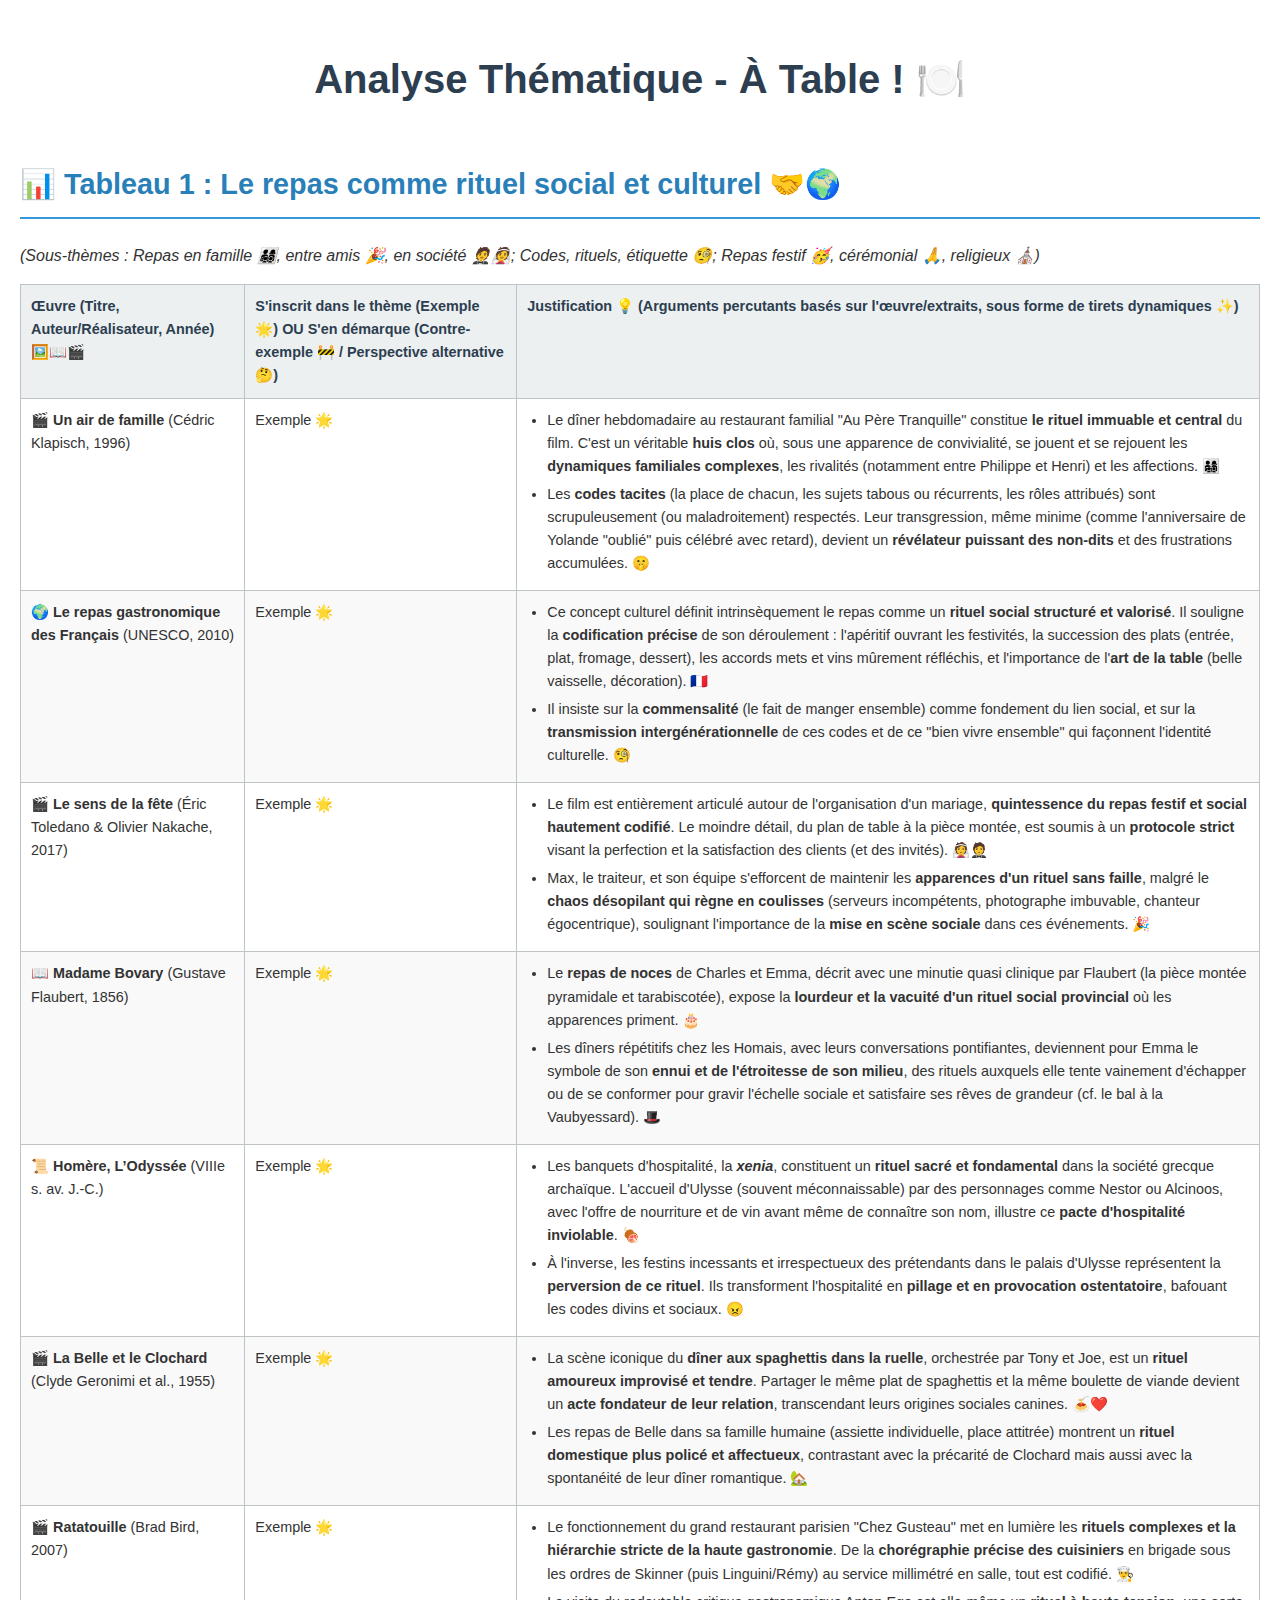
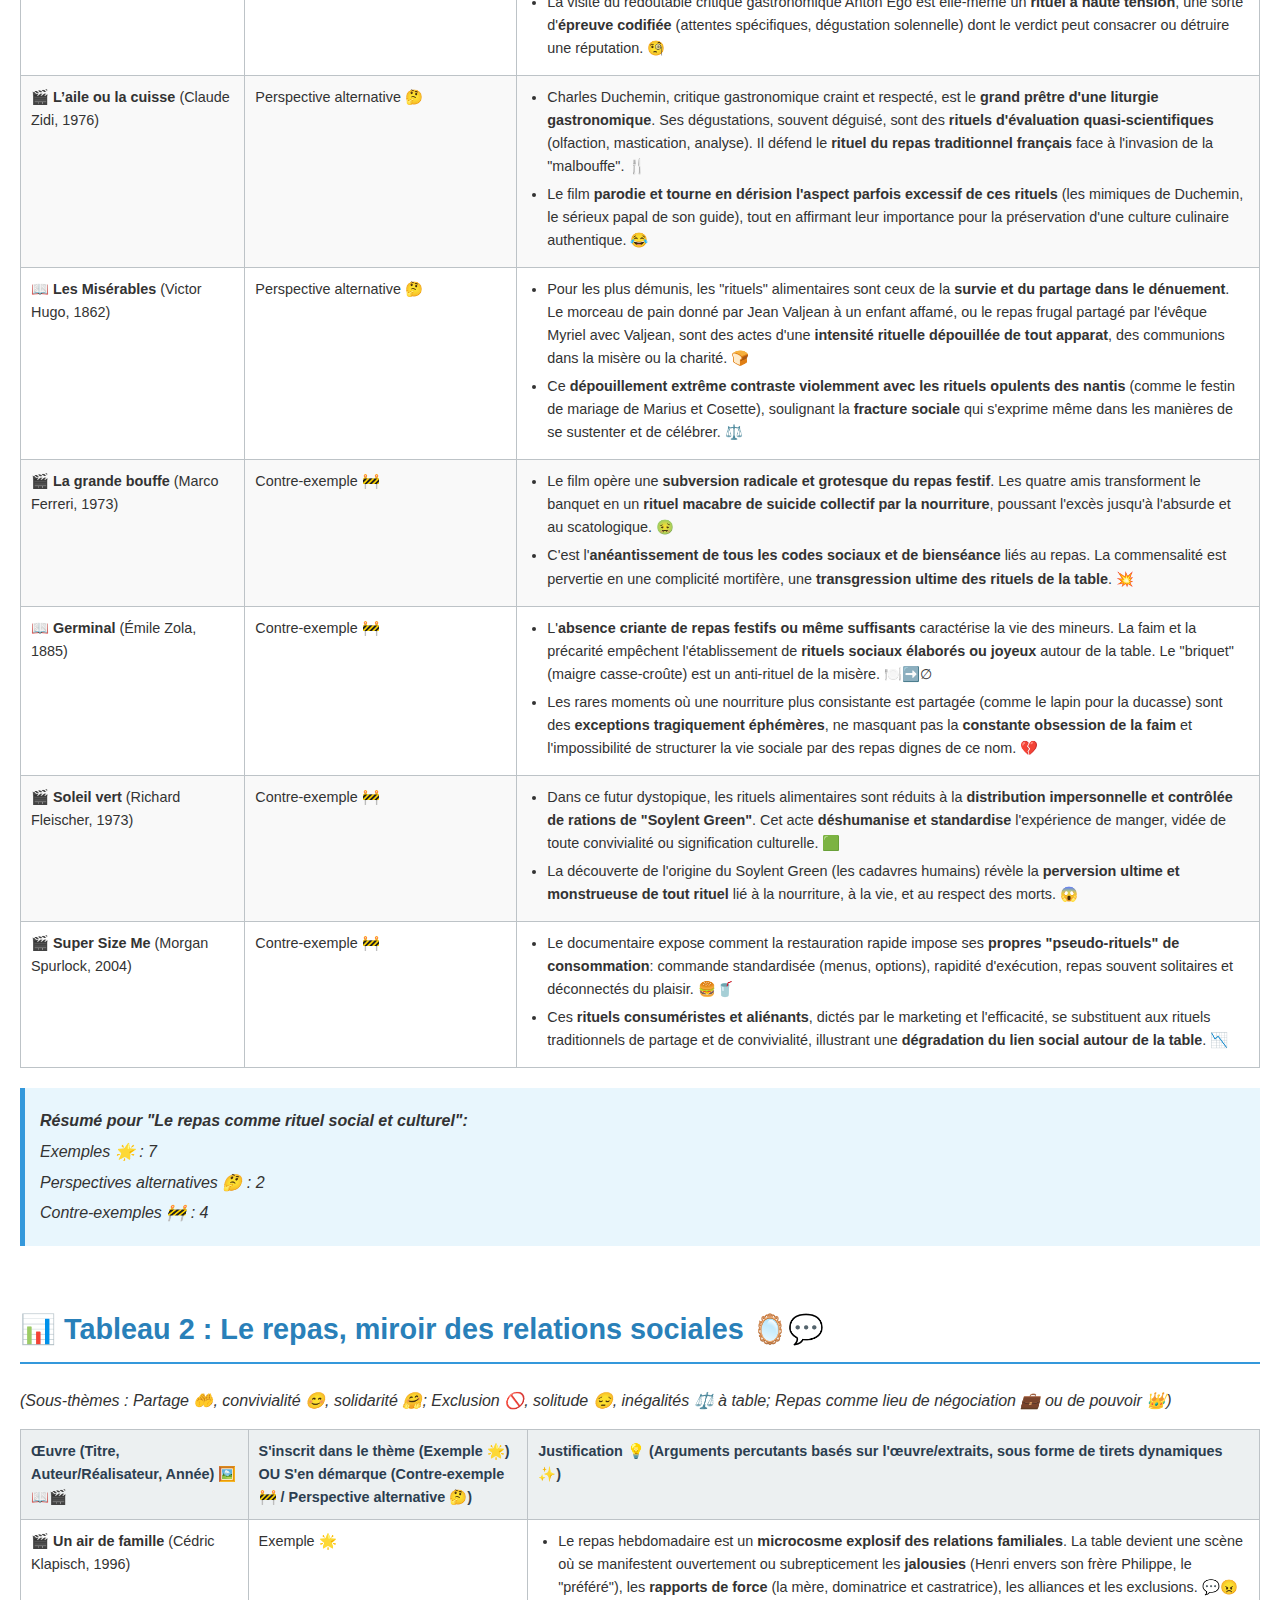
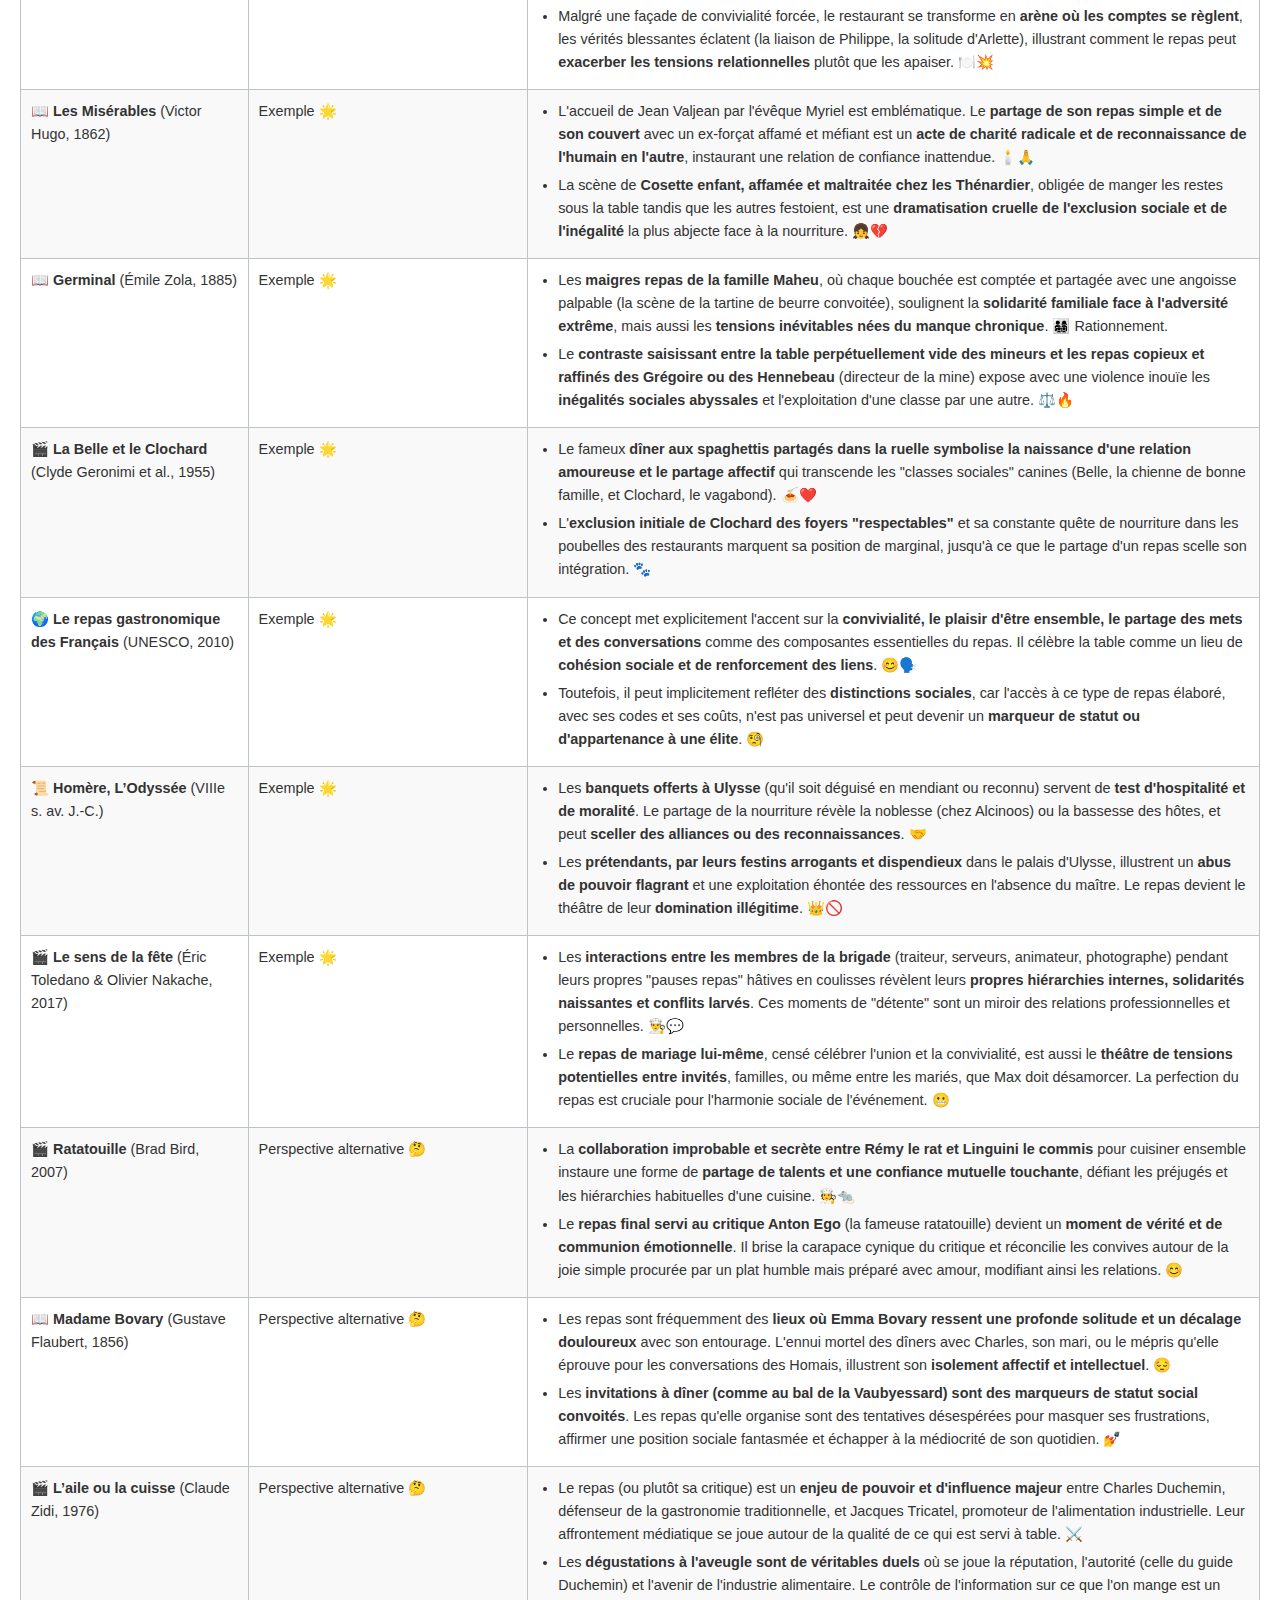
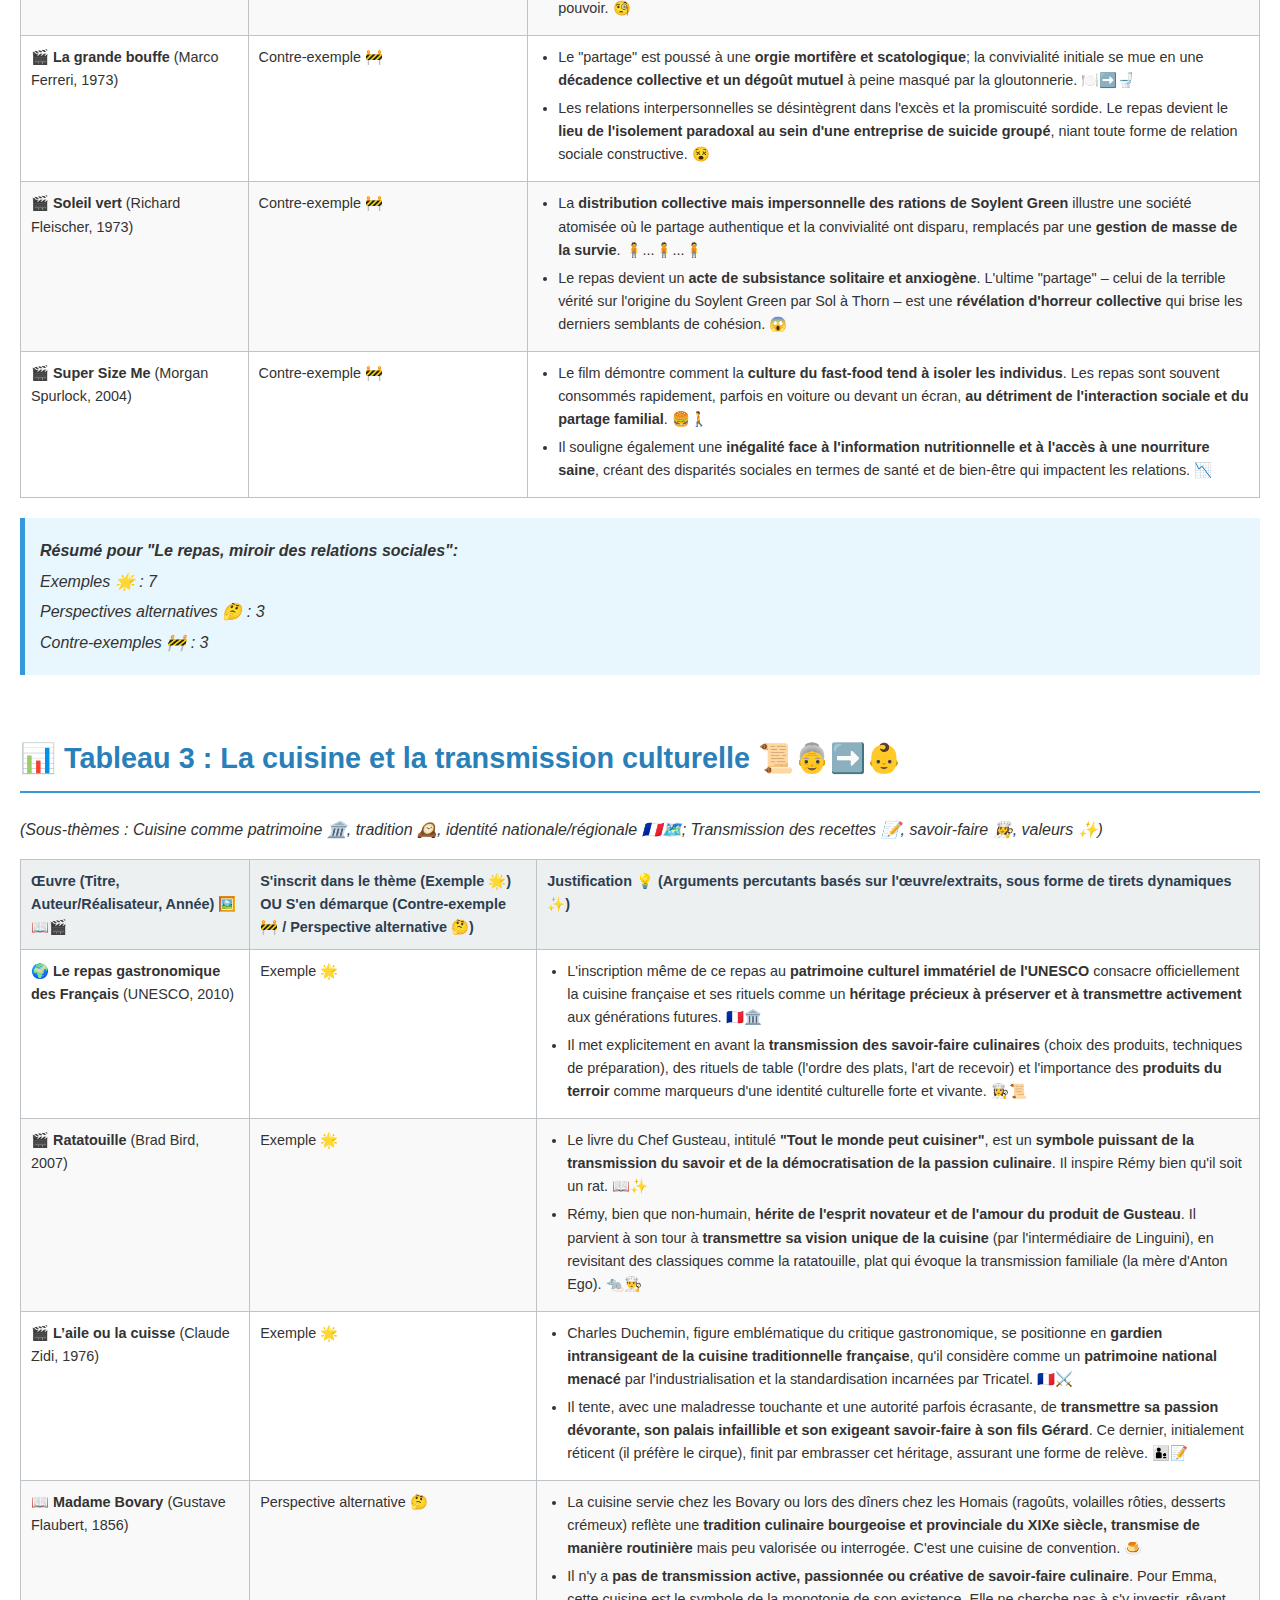
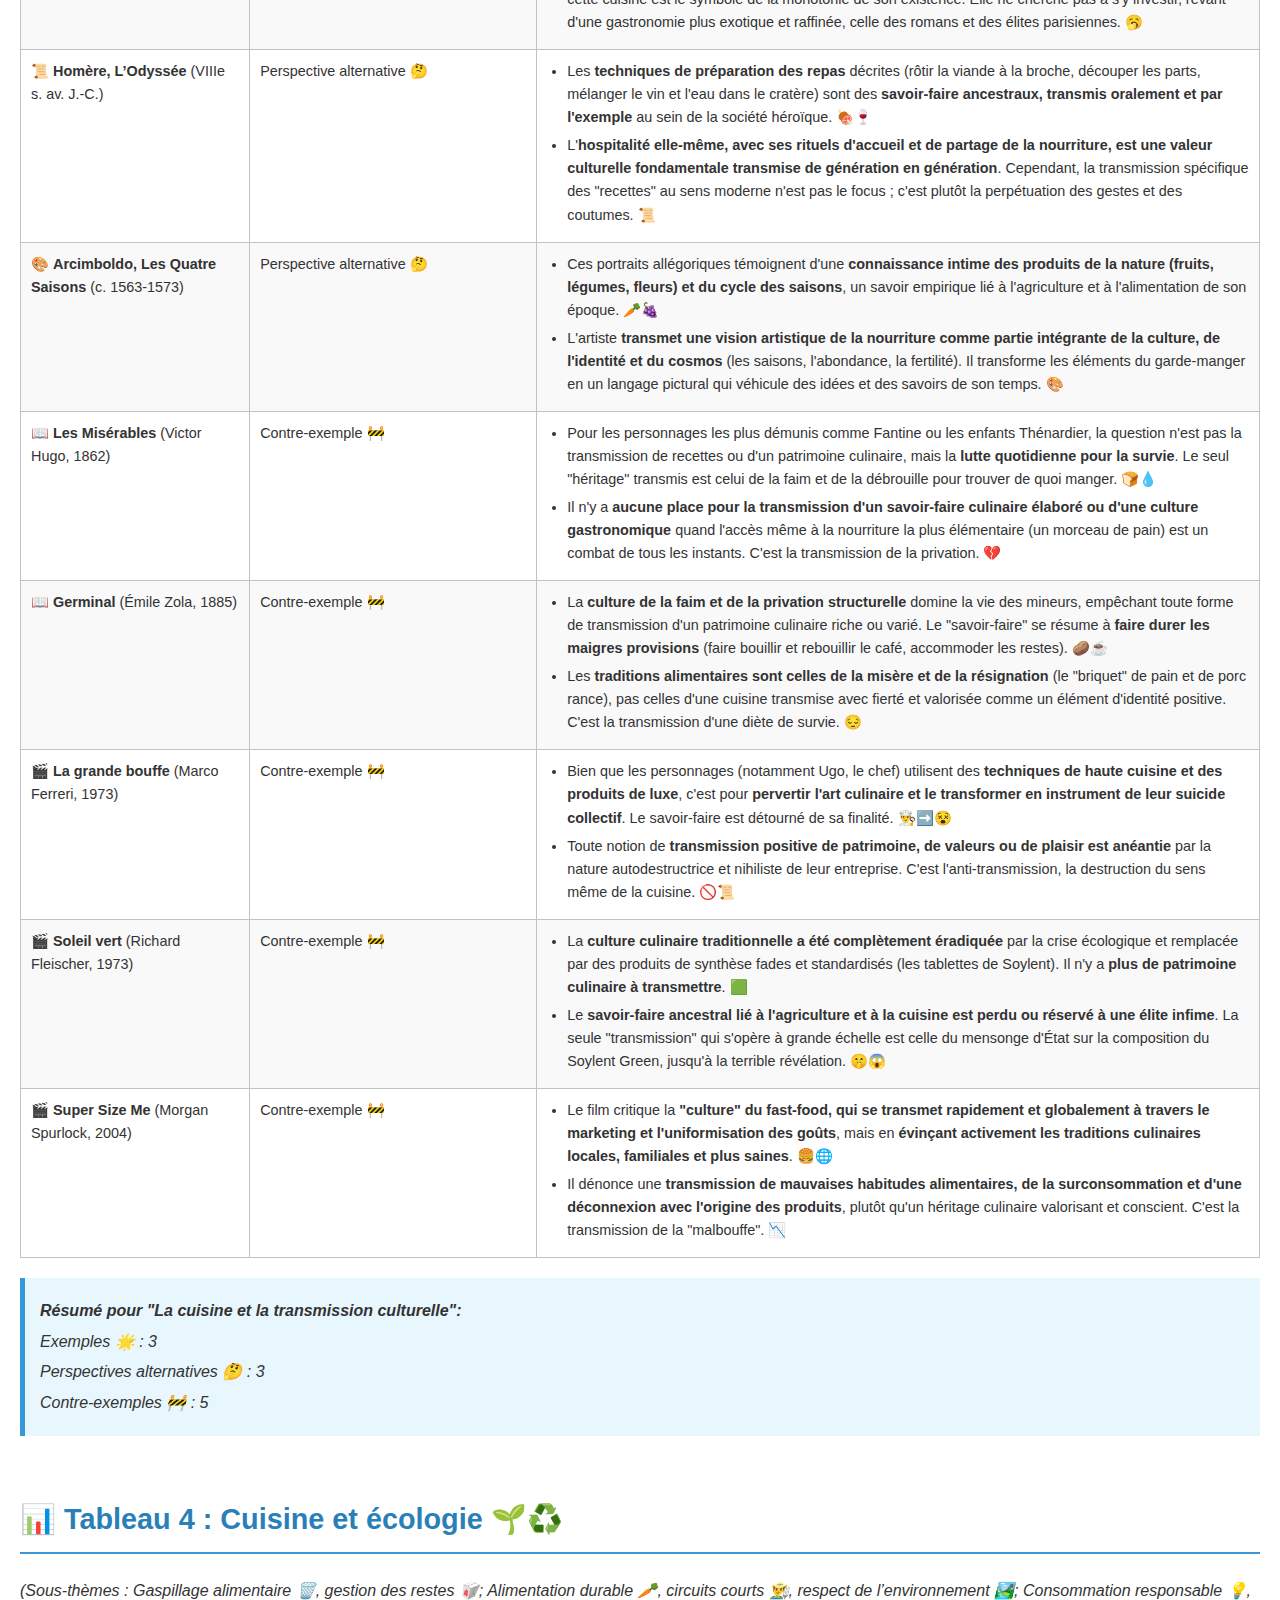
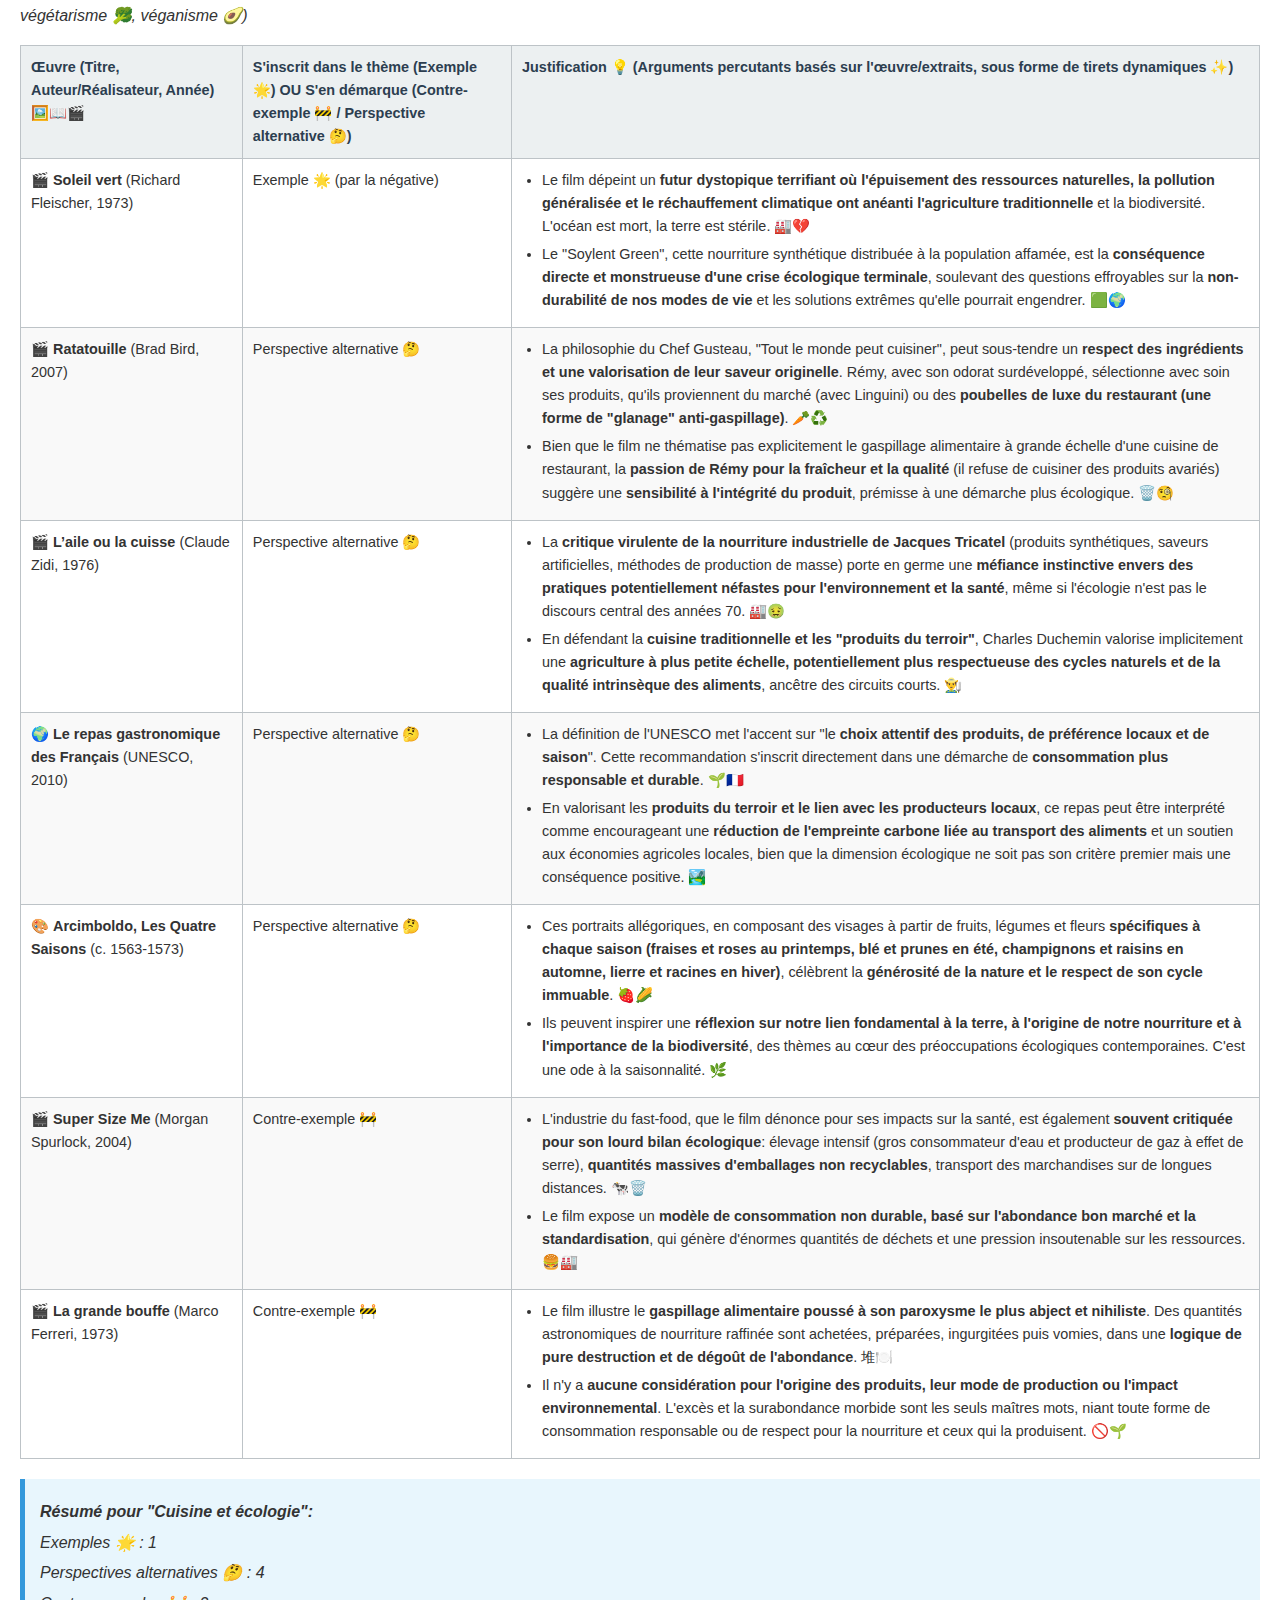
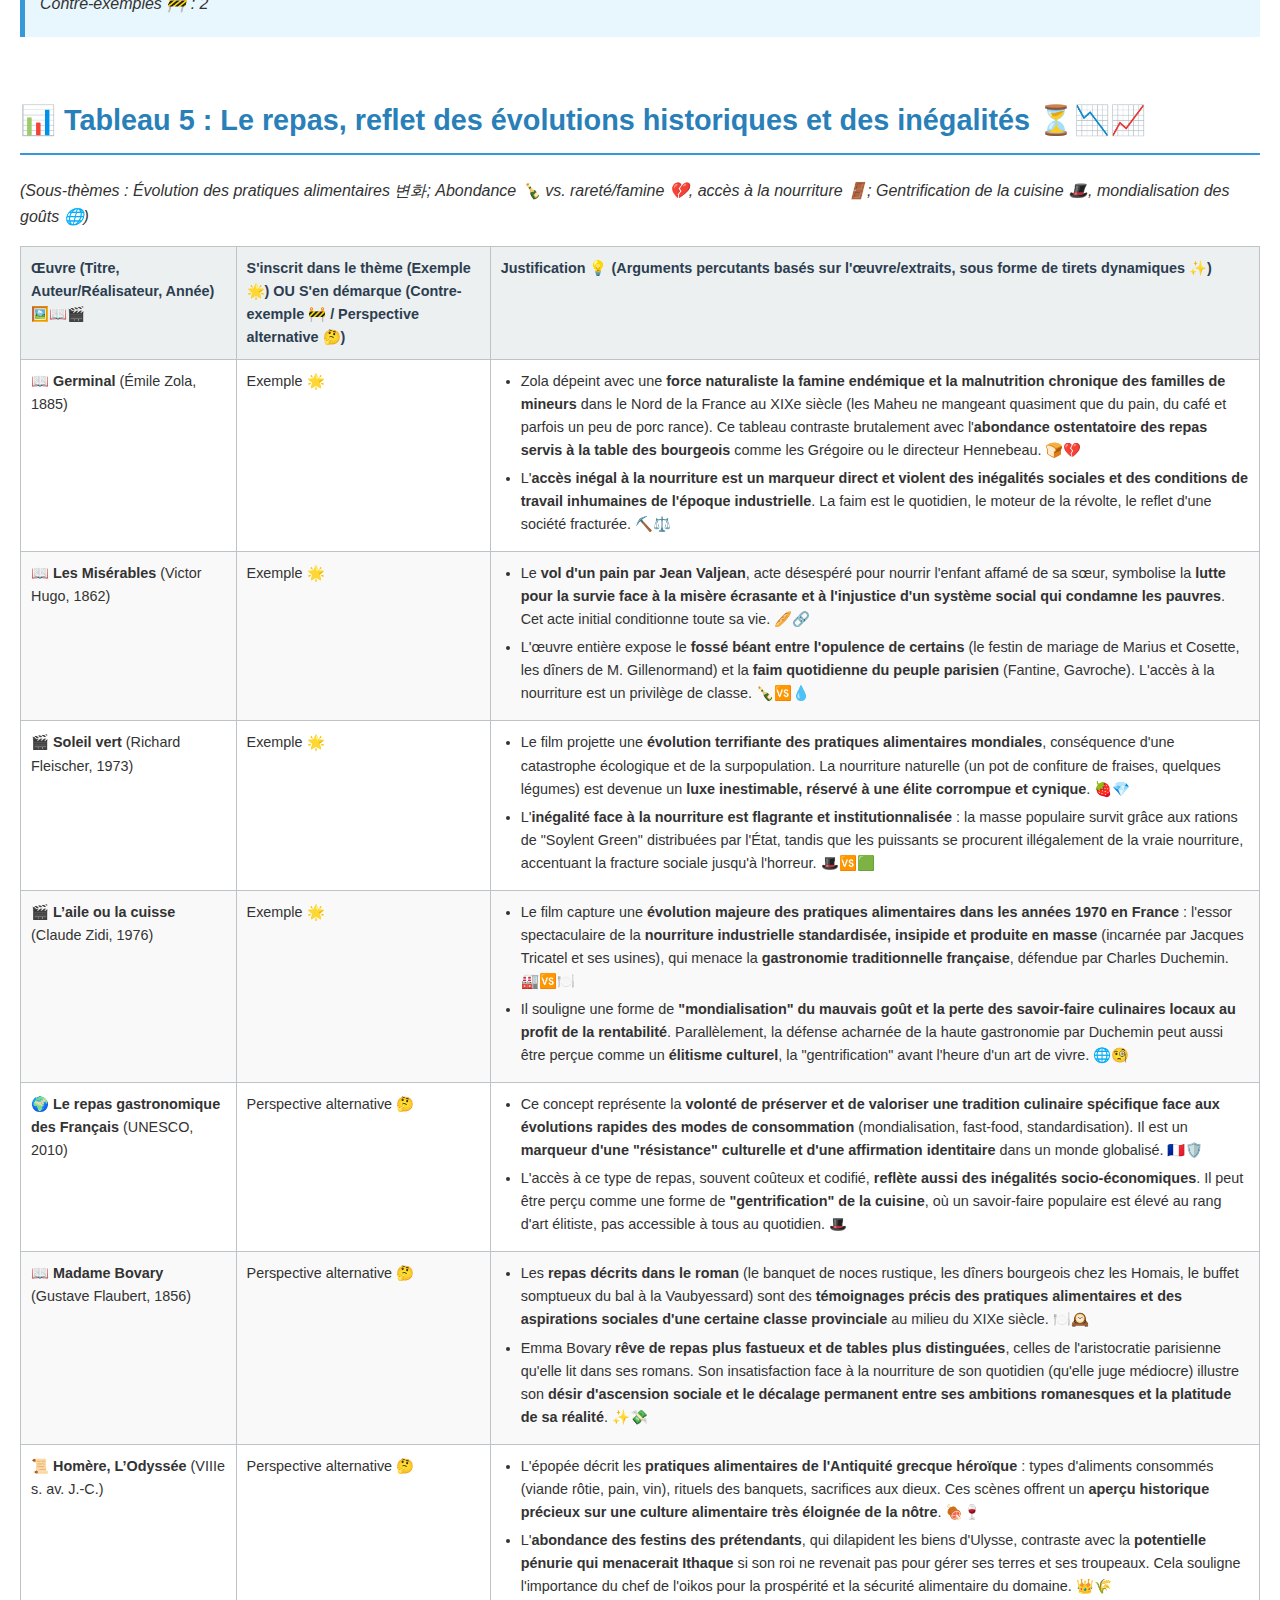
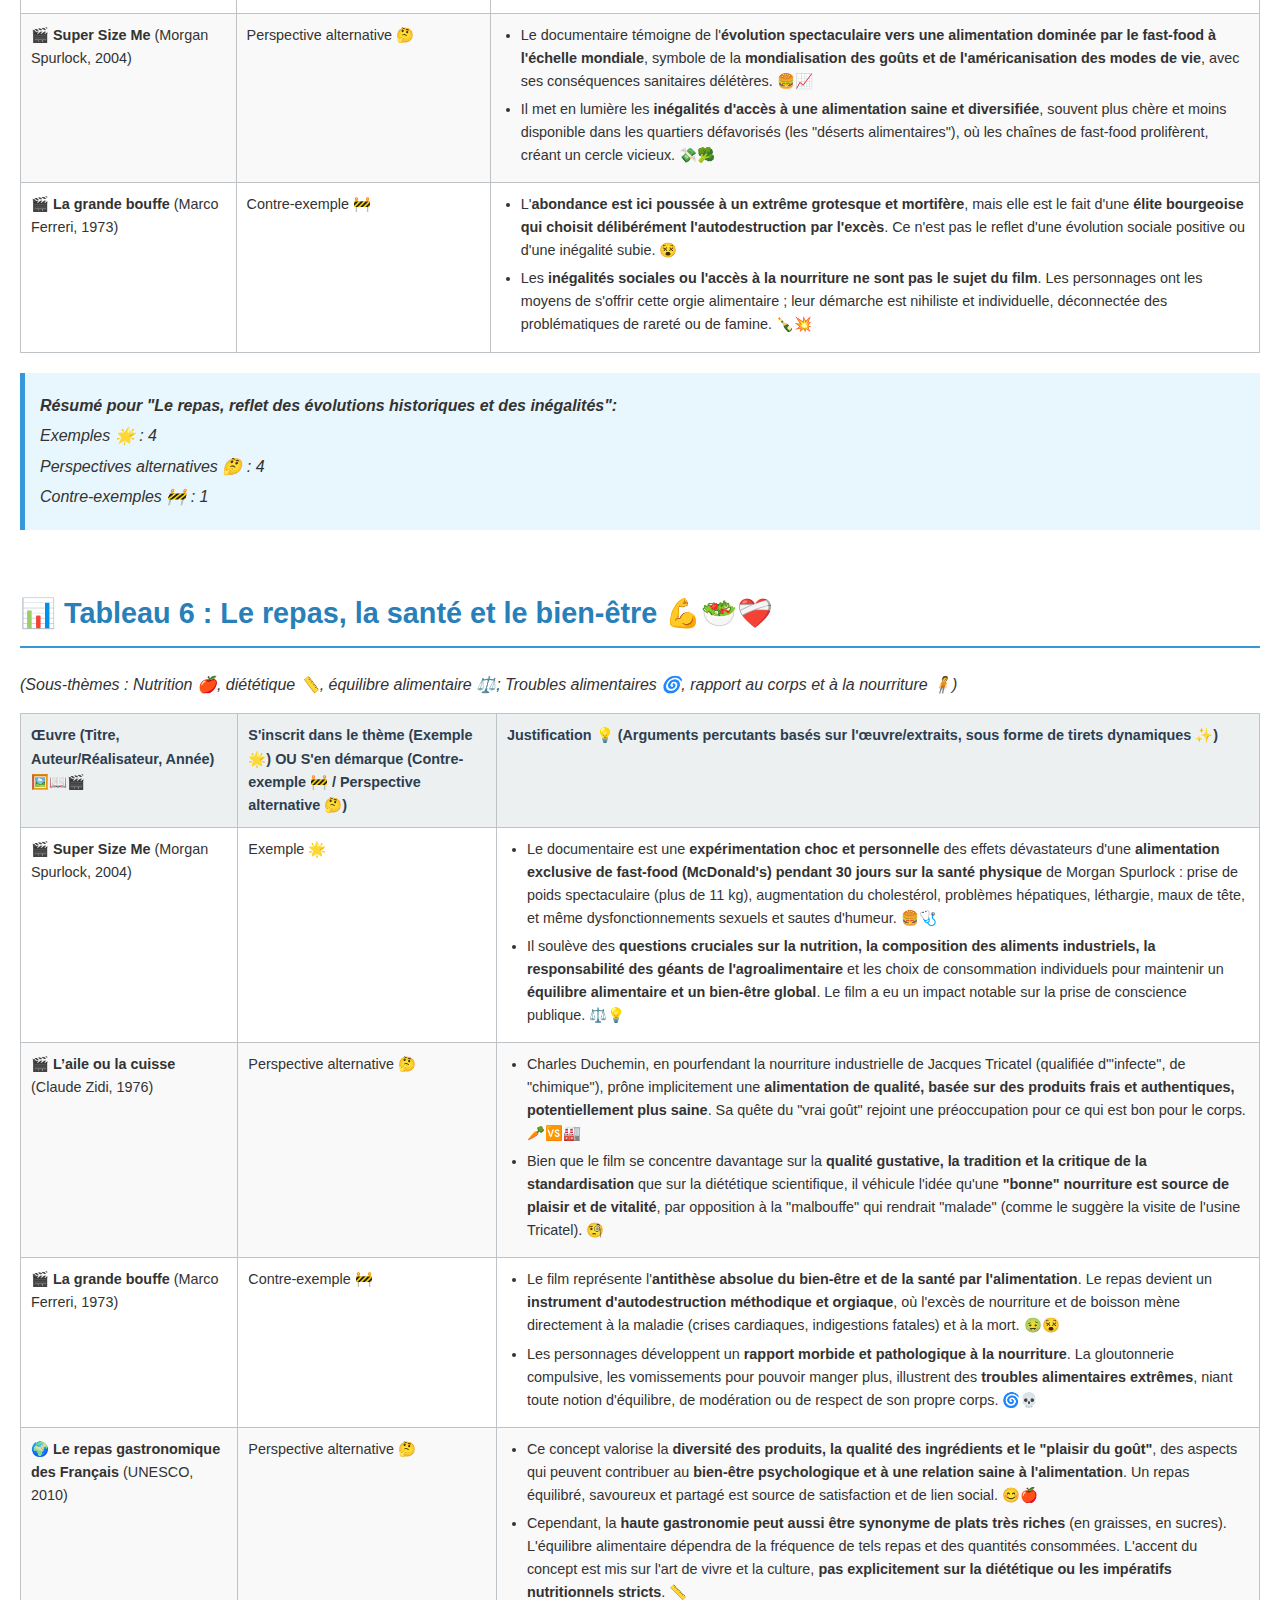
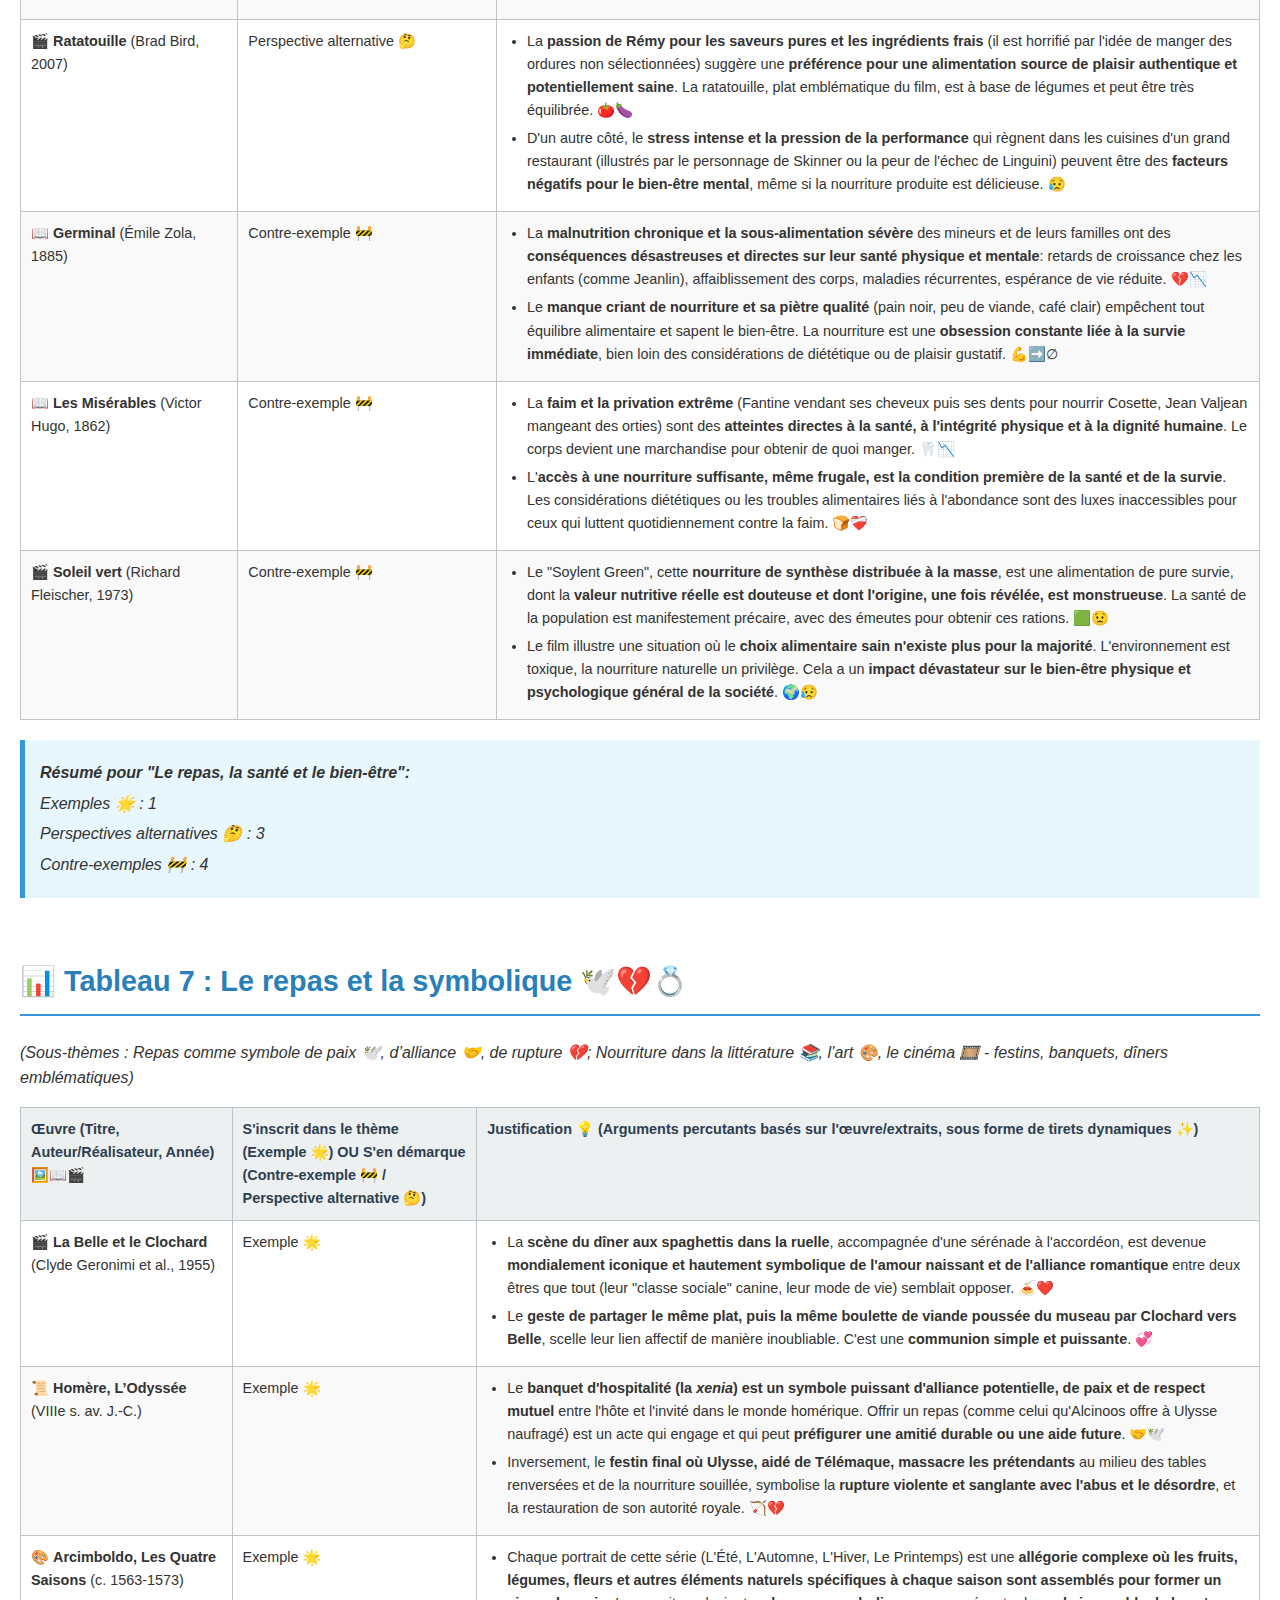
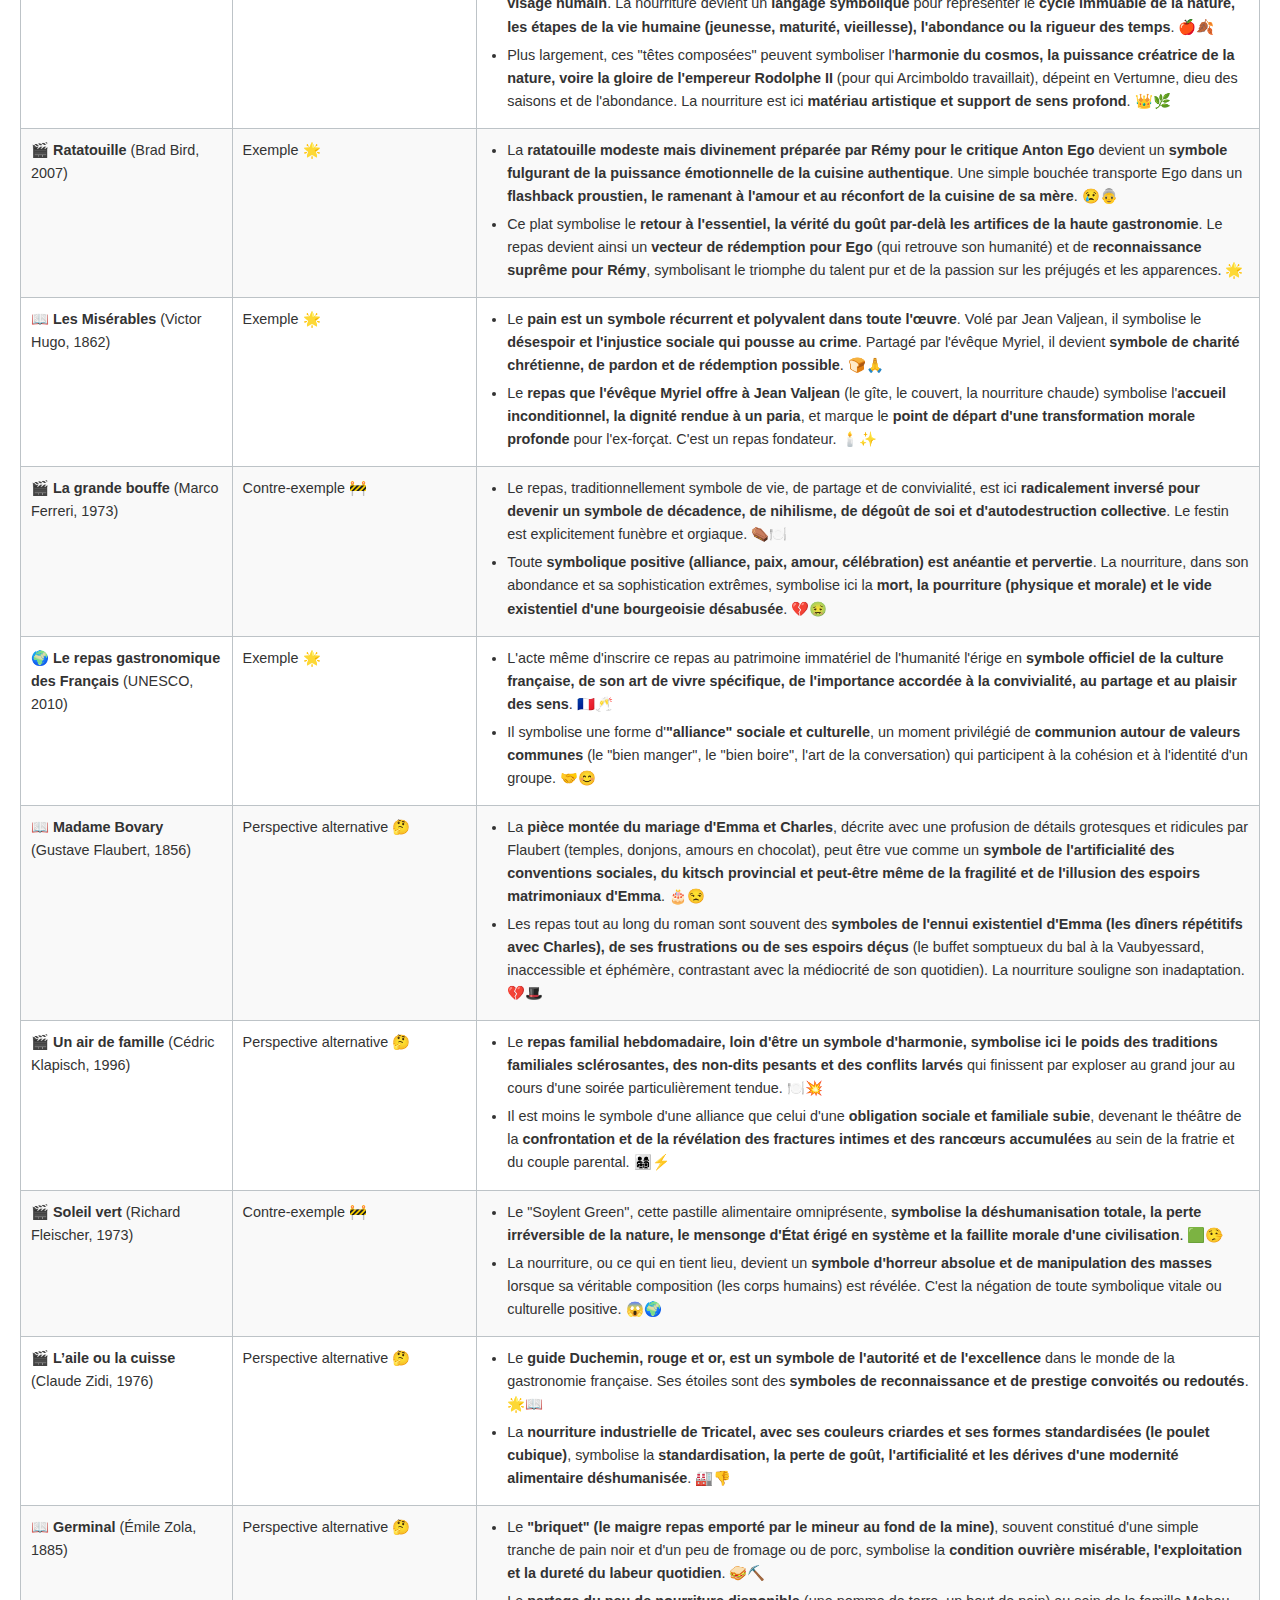
<file: fr.html>
<!DOCTYPE html>
<html lang="fr">
<head>
    <meta charset="UTF-8">
    <meta name="viewport" content="width=device-width, initial-scale=1.0">
    <title>Analyse Thématique - À Table !</title>
    <style>
        body {
            font-family: 'Segoe UI', Tahoma, Geneva, Verdana, sans-serif;
            line-height: 1.6;
            margin: 0;
            padding: 20px;
            color: #333;
        }
        .theme-section {
            margin-bottom: 40px;
            padding-top: 20px; /* Espace pour le titre avant la rupture de page */
        }
        h1 {
            text-align: center;
            color: #2c3e50;
            margin-bottom: 30px;
            font-size: 2.5em;
        }
        h2 {
            color: #2980b9;
            border-bottom: 2px solid #3498db;
            padding-bottom: 10px;
            margin-top: 0; /* Annule le padding-top pour le premier h2 */
            font-size: 1.8em;
        }
        table {
            width: 100%;
            border-collapse: collapse;
            margin-bottom: 20px;
            font-size: 0.9em;
        }
        th, td {
            border: 1px solid #bdc3c7;
            padding: 10px;
            text-align: left;
            vertical-align: top;
        }
        th {
            background-color: #ecf0f1;
            color: #2c3e50;
            font-weight: bold;
        }
        tr:nth-child(even) {
            background-color: #f9f9f9;
        }
        .justification ul {
            margin: 0;
            padding-left: 20px; /* Indentation for bullets */
        }
        .justification li {
            margin-bottom: 5px;
        }
        .resume {
            background-color: #e8f6fd;
            border-left: 5px solid #3498db;
            padding: 15px;
            margin-top: 15px;
            font-style: italic;
        }
        .resume p {
            margin: 5px 0;
        }
        /* Styles spécifiques pour l'impression */
        @media print {
            body {
                font-size: 10pt; /* Ajuster pour l'impression si nécessaire */
                padding: 0;
                margin: 0.5in; /* Marges d'impression */
            }
            .theme-section {
                page-break-before: always;
                padding-top: 0;
            }
            .theme-section:first-of-type {
                page-break-before: auto; /* Pas de saut avant le premier élément */
            }
            h1, h2 {
                page-break-after: avoid; /* Éviter un saut juste après un titre */
            }
            table, .resume {
                page-break-inside: avoid; /* Essayer de garder les tableaux et résumés sur une seule page */
            }
            th { /* Forcer les couleurs de fond pour l'impression si le navigateur les supprime */
                background-color: #ecf0f1 !important;
                -webkit-print-color-adjust: exact; /* Chrome, Safari, Edge */
                print-color-adjust: exact; /* Firefox */
            }
            tr:nth-child(even) {
                background-color: #f9f9f9 !important;
                -webkit-print-color-adjust: exact;
                print-color-adjust: exact;
            }
             .resume {
                background-color: #e8f6fd !important;
                -webkit-print-color-adjust: exact;
                print-color-adjust: exact;
            }
        }
    </style>
</head>
<body>

    <h1>Analyse Thématique - À Table ! 🍽️</h1>

    <div class="theme-section">
        <h2>📊 Tableau 1 : Le repas comme rituel social et culturel 🤝🌍</h2>
        <p><em>(Sous-thèmes : Repas en famille 👨‍👩‍👧‍👦, entre amis 🎉, en société 🤵👰; Codes, rituels, étiquette 🧐; Repas festif 🥳, cérémonial 🙏, religieux ⛪)</em></p>
        <table>
            <thead>
                <tr>
                    <th>Œuvre (Titre, Auteur/Réalisateur, Année) 🖼️📖🎬</th>
                    <th>S'inscrit dans le thème (Exemple 🌟) OU S'en démarque (Contre-exemple 🚧 / Perspective alternative 🤔)</th>
                    <th>Justification 💡 (Arguments percutants basés sur l'œuvre/extraits, sous forme de tirets dynamiques ✨)</th>
                </tr>
            </thead>
            <tbody>
                <tr>
                    <td>🎬 <strong>Un air de famille</strong> (Cédric Klapisch, 1996)</td>
                    <td>Exemple 🌟</td>
                    <td class="justification">
                        <ul>
                            <li>Le dîner hebdomadaire au restaurant familial "Au Père Tranquille" constitue <strong>le rituel immuable et central</strong> du film. C'est un véritable <strong>huis clos</strong> où, sous une apparence de convivialité, se jouent et se rejouent les <strong>dynamiques familiales complexes</strong>, les rivalités (notamment entre Philippe et Henri) et les affections. 👨‍👩‍👧‍👦</li>
                            <li>Les <strong>codes tacites</strong> (la place de chacun, les sujets tabous ou récurrents, les rôles attribués) sont scrupuleusement (ou maladroitement) respectés. Leur transgression, même minime (comme l'anniversaire de Yolande "oublié" puis célébré avec retard), devient un <strong>révélateur puissant des non-dits</strong> et des frustrations accumulées. 🤫</li>
                        </ul>
                    </td>
                </tr>
                <tr>
                    <td>🌍 <strong>Le repas gastronomique des Français</strong> (UNESCO, 2010)</td>
                    <td>Exemple 🌟</td>
                    <td class="justification">
                        <ul>
                            <li>Ce concept culturel définit intrinsèquement le repas comme un <strong>rituel social structuré et valorisé</strong>. Il souligne la <strong>codification précise</strong> de son déroulement : l'apéritif ouvrant les festivités, la succession des plats (entrée, plat, fromage, dessert), les accords mets et vins mûrement réfléchis, et l'importance de l'<strong>art de la table</strong> (belle vaisselle, décoration). 🇫🇷</li>
                            <li>Il insiste sur la <strong>commensalité</strong> (le fait de manger ensemble) comme fondement du lien social, et sur la <strong>transmission intergénérationnelle</strong> de ces codes et de ce "bien vivre ensemble" qui façonnent l'identité culturelle. 🧐</li>
                        </ul>
                    </td>
                </tr>
                <tr>
                    <td>🎬 <strong>Le sens de la fête</strong> (Éric Toledano & Olivier Nakache, 2017)</td>
                    <td>Exemple 🌟</td>
                    <td class="justification">
                        <ul>
                            <li>Le film est entièrement articulé autour de l'organisation d'un mariage, <strong>quintessence du repas festif et social hautement codifié</strong>. Le moindre détail, du plan de table à la pièce montée, est soumis à un <strong>protocole strict</strong> visant la perfection et la satisfaction des clients (et des invités). 👰🤵</li>
                            <li>Max, le traiteur, et son équipe s'efforcent de maintenir les <strong>apparences d'un rituel sans faille</strong>, malgré le <strong>chaos désopilant qui règne en coulisses</strong> (serveurs incompétents, photographe imbuvable, chanteur égocentrique), soulignant l'importance de la <strong>mise en scène sociale</strong> dans ces événements. 🎉</li>
                        </ul>
                    </td>
                </tr>
                <tr>
                    <td>📖 <strong>Madame Bovary</strong> (Gustave Flaubert, 1856)</td>
                    <td>Exemple 🌟</td>
                    <td class="justification">
                        <ul>
                            <li>Le <strong>repas de noces</strong> de Charles et Emma, décrit avec une minutie quasi clinique par Flaubert (la pièce montée pyramidale et tarabiscotée), expose la <strong>lourdeur et la vacuité d'un rituel social provincial</strong> où les apparences priment. 🎂</li>
                            <li>Les dîners répétitifs chez les Homais, avec leurs conversations pontifiantes, deviennent pour Emma le symbole de son <strong>ennui et de l'étroitesse de son milieu</strong>, des rituels auxquels elle tente vainement d'échapper ou de se conformer pour gravir l'échelle sociale et satisfaire ses rêves de grandeur (cf. le bal à la Vaubyessard). 🎩</li>
                        </ul>
                    </td>
                </tr>
                <tr>
                    <td>📜 <strong>Homère, L’Odyssée</strong> (VIIIe s. av. J.-C.)</td>
                    <td>Exemple 🌟</td>
                    <td class="justification">
                        <ul>
                            <li>Les banquets d'hospitalité, la <strong><em>xenia</em></strong>, constituent un <strong>rituel sacré et fondamental</strong> dans la société grecque archaïque. L'accueil d'Ulysse (souvent méconnaissable) par des personnages comme Nestor ou Alcinoos, avec l'offre de nourriture et de vin avant même de connaître son nom, illustre ce <strong>pacte d'hospitalité inviolable</strong>. 🍖</li>
                            <li>À l'inverse, les festins incessants et irrespectueux des prétendants dans le palais d'Ulysse représentent la <strong>perversion de ce rituel</strong>. Ils transforment l'hospitalité en <strong>pillage et en provocation ostentatoire</strong>, bafouant les codes divins et sociaux. 😠</li>
                        </ul>
                    </td>
                </tr>
                <tr>
                    <td>🎬 <strong>La Belle et le Clochard</strong> (Clyde Geronimi et al., 1955)</td>
                    <td>Exemple 🌟</td>
                    <td class="justification">
                        <ul>
                            <li>La scène iconique du <strong>dîner aux spaghettis dans la ruelle</strong>, orchestrée par Tony et Joe, est un <strong>rituel amoureux improvisé et tendre</strong>. Partager le même plat de spaghettis et la même boulette de viande devient un <strong>acte fondateur de leur relation</strong>, transcendant leurs origines sociales canines. 🍝❤️</li>
                            <li>Les repas de Belle dans sa famille humaine (assiette individuelle, place attitrée) montrent un <strong>rituel domestique plus policé et affectueux</strong>, contrastant avec la précarité de Clochard mais aussi avec la spontanéité de leur dîner romantique. 🏡</li>
                        </ul>
                    </td>
                </tr>
                <tr>
                    <td>🎬 <strong>Ratatouille</strong> (Brad Bird, 2007)</td>
                    <td>Exemple 🌟</td>
                    <td class="justification">
                        <ul>
                            <li>Le fonctionnement du grand restaurant parisien "Chez Gusteau" met en lumière les <strong>rituels complexes et la hiérarchie stricte de la haute gastronomie</strong>. De la <strong>chorégraphie précise des cuisiniers</strong> en brigade sous les ordres de Skinner (puis Linguini/Rémy) au service millimétré en salle, tout est codifié. 👨‍🍳</li>
                            <li>La visite du redoutable critique gastronomique Anton Ego est elle-même un <strong>rituel à haute tension</strong>, une sorte d'<strong>épreuve codifiée</strong> (attentes spécifiques, dégustation solennelle) dont le verdict peut consacrer ou détruire une réputation. 🧐</li>
                        </ul>
                    </td>
                </tr>
                <tr>
                    <td>🎬 <strong>L’aile ou la cuisse</strong> (Claude Zidi, 1976)</td>
                    <td>Perspective alternative 🤔</td>
                    <td class="justification">
                        <ul>
                            <li>Charles Duchemin, critique gastronomique craint et respecté, est le <strong>grand prêtre d'une liturgie gastronomique</strong>. Ses dégustations, souvent déguisé, sont des <strong>rituels d'évaluation quasi-scientifiques</strong> (olfaction, mastication, analyse). Il défend le <strong>rituel du repas traditionnel français</strong> face à l'invasion de la "malbouffe". 🍴</li>
                            <li>Le film <strong>parodie et tourne en dérision l'aspect parfois excessif de ces rituels</strong> (les mimiques de Duchemin, le sérieux papal de son guide), tout en affirmant leur importance pour la préservation d'une culture culinaire authentique. 😂</li>
                        </ul>
                    </td>
                </tr>
                <tr>
                    <td>📖 <strong>Les Misérables</strong> (Victor Hugo, 1862)</td>
                    <td>Perspective alternative 🤔</td>
                    <td class="justification">
                        <ul>
                            <li>Pour les plus démunis, les "rituels" alimentaires sont ceux de la <strong>survie et du partage dans le dénuement</strong>. Le morceau de pain donné par Jean Valjean à un enfant affamé, ou le repas frugal partagé par l'évêque Myriel avec Valjean, sont des actes d'une <strong>intensité rituelle dépouillée de tout apparat</strong>, des communions dans la misère ou la charité. 🍞</li>
                            <li>Ce <strong>dépouillement extrême contraste violemment avec les rituels opulents des nantis</strong> (comme le festin de mariage de Marius et Cosette), soulignant la <strong>fracture sociale</strong> qui s'exprime même dans les manières de se sustenter et de célébrer. ⚖️</li>
                        </ul>
                    </td>
                </tr>
                <tr>
                    <td>🎬 <strong>La grande bouffe</strong> (Marco Ferreri, 1973)</td>
                    <td>Contre-exemple 🚧</td>
                    <td class="justification">
                        <ul>
                            <li>Le film opère une <strong>subversion radicale et grotesque du repas festif</strong>. Les quatre amis transforment le banquet en un <strong>rituel macabre de suicide collectif par la nourriture</strong>, poussant l'excès jusqu'à l'absurde et au scatologique. 🤢</li>
                            <li>C'est l'<strong>anéantissement de tous les codes sociaux et de bienséance</strong> liés au repas. La commensalité est pervertie en une complicité mortifère, une <strong>transgression ultime des rituels de la table</strong>. 💥</li>
                        </ul>
                    </td>
                </tr>
                 <tr>
                    <td>📖 <strong>Germinal</strong> (Émile Zola, 1885)</td>
                    <td>Contre-exemple 🚧</td>
                    <td class="justification">
                        <ul>
                            <li>L'<strong>absence criante de repas festifs ou même suffisants</strong> caractérise la vie des mineurs. La faim et la précarité empêchent l'établissement de <strong>rituels sociaux élaborés ou joyeux</strong> autour de la table. Le "briquet" (maigre casse-croûte) est un anti-rituel de la misère. 🍽️➡️∅</li>
                            <li>Les rares moments où une nourriture plus consistante est partagée (comme le lapin pour la ducasse) sont des <strong>exceptions tragiquement éphémères</strong>, ne masquant pas la <strong>constante obsession de la faim</strong> et l'impossibilité de structurer la vie sociale par des repas dignes de ce nom. 💔</li>
                        </ul>
                    </td>
                </tr>
                <tr>
                    <td>🎬 <strong>Soleil vert</strong> (Richard Fleischer, 1973)</td>
                    <td>Contre-exemple 🚧</td>
                    <td class="justification">
                        <ul>
                            <li>Dans ce futur dystopique, les rituels alimentaires sont réduits à la <strong>distribution impersonnelle et contrôlée de rations de "Soylent Green"</strong>. Cet acte <strong>déshumanise et standardise</strong> l'expérience de manger, vidée de toute convivialité ou signification culturelle. 🟩</li>
                            <li>La découverte de l'origine du Soylent Green (les cadavres humains) révèle la <strong>perversion ultime et monstrueuse de tout rituel</strong> lié à la nourriture, à la vie, et au respect des morts. 😱</li>
                        </ul>
                    </td>
                </tr>
                <tr>
                    <td>🎬 <strong>Super Size Me</strong> (Morgan Spurlock, 2004)</td>
                    <td>Contre-exemple 🚧</td>
                    <td class="justification">
                        <ul>
                            <li>Le documentaire expose comment la restauration rapide impose ses <strong>propres "pseudo-rituels" de consommation</strong>: commande standardisée (menus, options), rapidité d'exécution, repas souvent solitaires et déconnectés du plaisir. 🍔🥤</li>
                            <li>Ces <strong>rituels consuméristes et aliénants</strong>, dictés par le marketing et l'efficacité, se substituent aux rituels traditionnels de partage et de convivialité, illustrant une <strong>dégradation du lien social autour de la table</strong>. 📉</li>
                        </ul>
                    </td>
                </tr>
            </tbody>
        </table>
        <div class="resume">
            <p><strong>Résumé pour "Le repas comme rituel social et culturel":</strong></p>
            <p>Exemples 🌟 : 7</p>
            <p>Perspectives alternatives 🤔 : 2</p>
            <p>Contre-exemples 🚧 : 4</p>
        </div>
    </div>

    <div class="theme-section">
        <h2>📊 Tableau 2 : Le repas, miroir des relations sociales 🪞💬</h2>
        <p><em>(Sous-thèmes : Partage 🤲, convivialité 😊, solidarité 🤗; Exclusion 🚫, solitude 😔, inégalités ⚖️ à table; Repas comme lieu de négociation 💼 ou de pouvoir 👑)</em></p>
        <table>
            <thead>
                <tr>
                    <th>Œuvre (Titre, Auteur/Réalisateur, Année) 🖼️📖🎬</th>
                    <th>S'inscrit dans le thème (Exemple 🌟) OU S'en démarque (Contre-exemple 🚧 / Perspective alternative 🤔)</th>
                    <th>Justification 💡 (Arguments percutants basés sur l'œuvre/extraits, sous forme de tirets dynamiques ✨)</th>
                </tr>
            </thead>
            <tbody>
                <tr>
                    <td>🎬 <strong>Un air de famille</strong> (Cédric Klapisch, 1996)</td>
                    <td>Exemple 🌟</td>
                    <td class="justification">
                        <ul>
                            <li>Le repas hebdomadaire est un <strong>microcosme explosif des relations familiales</strong>. La table devient une scène où se manifestent ouvertement ou subrepticement les <strong>jalousies</strong> (Henri envers son frère Philippe, le "préféré"), les <strong>rapports de force</strong> (la mère, dominatrice et castratrice), les alliances et les exclusions. 💬😠</li>
                            <li>Malgré une façade de convivialité forcée, le restaurant se transforme en <strong>arène où les comptes se règlent</strong>, les vérités blessantes éclatent (la liaison de Philippe, la solitude d'Arlette), illustrant comment le repas peut <strong>exacerber les tensions relationnelles</strong> plutôt que les apaiser. 🍽️💥</li>
                        </ul>
                    </td>
                </tr>
                <tr>
                    <td>📖 <strong>Les Misérables</strong> (Victor Hugo, 1862)</td>
                    <td>Exemple 🌟</td>
                    <td class="justification">
                        <ul>
                            <li>L'accueil de Jean Valjean par l'évêque Myriel est emblématique. Le <strong>partage de son repas simple et de son couvert</strong> avec un ex-forçat affamé et méfiant est un <strong>acte de charité radicale et de reconnaissance de l'humain en l'autre</strong>, instaurant une relation de confiance inattendue. 🕯️🙏</li>
                            <li>La scène de <strong>Cosette enfant, affamée et maltraitée chez les Thénardier</strong>, obligée de manger les restes sous la table tandis que les autres festoient, est une <strong>dramatisation cruelle de l'exclusion sociale et de l'inégalité</strong> la plus abjecte face à la nourriture. 👧💔</li>
                        </ul>
                    </td>
                </tr>
                <tr>
                    <td>📖 <strong>Germinal</strong> (Émile Zola, 1885)</td>
                    <td>Exemple 🌟</td>
                    <td class="justification">
                        <ul>
                            <li>Les <strong>maigres repas de la famille Maheu</strong>, où chaque bouchée est comptée et partagée avec une angoisse palpable (la scène de la tartine de beurre convoitée), soulignent la <strong>solidarité familiale face à l'adversité extrême</strong>, mais aussi les <strong>tensions inévitables nées du manque chronique</strong>. 👨‍👩‍👧‍👦 Rationnement.</li>
                            <li>Le <strong>contraste saisissant entre la table perpétuellement vide des mineurs et les repas copieux et raffinés des Grégoire ou des Hennebeau</strong> (directeur de la mine) expose avec une violence inouïe les <strong>inégalités sociales abyssales</strong> et l'exploitation d'une classe par une autre. ⚖️🔥</li>
                        </ul>
                    </td>
                </tr>
                <tr>
                    <td>🎬 <strong>La Belle et le Clochard</strong> (Clyde Geronimi et al., 1955)</td>
                    <td>Exemple 🌟</td>
                    <td class="justification">
                        <ul>
                            <li>Le fameux <strong>dîner aux spaghettis partagés dans la ruelle symbolise la naissance d'une relation amoureuse et le partage affectif</strong> qui transcende les "classes sociales" canines (Belle, la chienne de bonne famille, et Clochard, le vagabond). 🍝❤️</li>
                            <li>L'<strong>exclusion initiale de Clochard des foyers "respectables"</strong> et sa constante quête de nourriture dans les poubelles des restaurants marquent sa position de marginal, jusqu'à ce que le partage d'un repas scelle son intégration. 🐾</li>
                        </ul>
                    </td>
                </tr>
                <tr>
                    <td>🌍 <strong>Le repas gastronomique des Français</strong> (UNESCO, 2010)</td>
                    <td>Exemple 🌟</td>
                    <td class="justification">
                        <ul>
                            <li>Ce concept met explicitement l'accent sur la <strong>convivialité, le plaisir d'être ensemble, le partage des mets et des conversations</strong> comme des composantes essentielles du repas. Il célèbre la table comme un lieu de <strong>cohésion sociale et de renforcement des liens</strong>. 😊🗣️</li>
                            <li>Toutefois, il peut implicitement refléter des <strong>distinctions sociales</strong>, car l'accès à ce type de repas élaboré, avec ses codes et ses coûts, n'est pas universel et peut devenir un <strong>marqueur de statut ou d'appartenance à une élite</strong>. 🧐</li>
                        </ul>
                    </td>
                </tr>
                <tr>
                    <td>📜 <strong>Homère, L’Odyssée</strong> (VIIIe s. av. J.-C.)</td>
                    <td>Exemple 🌟</td>
                    <td class="justification">
                        <ul>
                            <li>Les <strong>banquets offerts à Ulysse</strong> (qu'il soit déguisé en mendiant ou reconnu) servent de <strong>test d'hospitalité et de moralité</strong>. Le partage de la nourriture révèle la noblesse (chez Alcinoos) ou la bassesse des hôtes, et peut <strong>sceller des alliances ou des reconnaissances</strong>. 🤝</li>
                            <li>Les <strong>prétendants, par leurs festins arrogants et dispendieux</strong> dans le palais d'Ulysse, illustrent un <strong>abus de pouvoir flagrant</strong> et une exploitation éhontée des ressources en l'absence du maître. Le repas devient le théâtre de leur <strong>domination illégitime</strong>. 👑🚫</li>
                        </ul>
                    </td>
                </tr>
                <tr>
                    <td>🎬 <strong>Le sens de la fête</strong> (Éric Toledano & Olivier Nakache, 2017)</td>
                    <td>Exemple 🌟</td>
                    <td class="justification">
                        <ul>
                            <li>Les <strong>interactions entre les membres de la brigade</strong> (traiteur, serveurs, animateur, photographe) pendant leurs propres "pauses repas" hâtives en coulisses révèlent leurs <strong>propres hiérarchies internes, solidarités naissantes et conflits larvés</strong>. Ces moments de "détente" sont un miroir des relations professionnelles et personnelles. 👨‍🍳💬</li>
                            <li>Le <strong>repas de mariage lui-même</strong>, censé célébrer l'union et la convivialité, est aussi le <strong>théâtre de tensions potentielles entre invités</strong>, familles, ou même entre les mariés, que Max doit désamorcer. La perfection du repas est cruciale pour l'harmonie sociale de l'événement. 😬</li>
                        </ul>
                    </td>
                </tr>
                <tr>
                    <td>🎬 <strong>Ratatouille</strong> (Brad Bird, 2007)</td>
                    <td>Perspective alternative 🤔</td>
                    <td class="justification">
                        <ul>
                            <li>La <strong>collaboration improbable et secrète entre Rémy le rat et Linguini le commis</strong> pour cuisiner ensemble instaure une forme de <strong>partage de talents et une confiance mutuelle touchante</strong>, défiant les préjugés et les hiérarchies habituelles d'une cuisine. 🧑‍🍳🐀</li>
                            <li>Le <strong>repas final servi au critique Anton Ego</strong> (la fameuse ratatouille) devient un <strong>moment de vérité et de communion émotionnelle</strong>. Il brise la carapace cynique du critique et réconcilie les convives autour de la joie simple procurée par un plat humble mais préparé avec amour, modifiant ainsi les relations. 😊</li>
                        </ul>
                    </td>
                </tr>
                <tr>
                    <td>📖 <strong>Madame Bovary</strong> (Gustave Flaubert, 1856)</td>
                    <td>Perspective alternative 🤔</td>
                    <td class="justification">
                        <ul>
                            <li>Les repas sont fréquemment des <strong>lieux où Emma Bovary ressent une profonde solitude et un décalage douloureux</strong> avec son entourage. L'ennui mortel des dîners avec Charles, son mari, ou le mépris qu'elle éprouve pour les conversations des Homais, illustrent son <strong>isolement affectif et intellectuel</strong>. 😔</li>
                            <li>Les <strong>invitations à dîner (comme au bal de la Vaubyessard) sont des marqueurs de statut social convoités</strong>. Les repas qu'elle organise sont des tentatives désespérées pour masquer ses frustrations, affirmer une position sociale fantasmée et échapper à la médiocrité de son quotidien. 💅</li>
                        </ul>
                    </td>
                </tr>
                <tr>
                    <td>🎬 <strong>L’aile ou la cuisse</strong> (Claude Zidi, 1976)</td>
                    <td>Perspective alternative 🤔</td>
                    <td class="justification">
                        <ul>
                            <li>Le repas (ou plutôt sa critique) est un <strong>enjeu de pouvoir et d'influence majeur</strong> entre Charles Duchemin, défenseur de la gastronomie traditionnelle, et Jacques Tricatel, promoteur de l'alimentation industrielle. Leur affrontement médiatique se joue autour de la qualité de ce qui est servi à table. ⚔️</li>
                            <li>Les <strong>dégustations à l'aveugle sont de véritables duels</strong> où se joue la réputation, l'autorité (celle du guide Duchemin) et l'avenir de l'industrie alimentaire. Le contrôle de l'information sur ce que l'on mange est un pouvoir. 🧐</li>
                        </ul>
                    </td>
                </tr>
                <tr>
                    <td>🎬 <strong>La grande bouffe</strong> (Marco Ferreri, 1973)</td>
                    <td>Contre-exemple 🚧</td>
                    <td class="justification">
                        <ul>
                            <li>Le "partage" est poussé à une <strong>orgie mortifère et scatologique</strong>; la convivialité initiale se mue en une <strong>décadence collective et un dégoût mutuel</strong> à peine masqué par la gloutonnerie. 🍽️➡️🚽</li>
                            <li>Les relations interpersonnelles se désintègrent dans l'excès et la promiscuité sordide. Le repas devient le <strong>lieu de l'isolement paradoxal au sein d'une entreprise de suicide groupé</strong>, niant toute forme de relation sociale constructive. 😵</li>
                        </ul>
                    </td>
                </tr>
                <tr>
                    <td>🎬 <strong>Soleil vert</strong> (Richard Fleischer, 1973)</td>
                    <td>Contre-exemple 🚧</td>
                    <td class="justification">
                        <ul>
                            <li>La <strong>distribution collective mais impersonnelle des rations de Soylent Green</strong> illustre une société atomisée où le partage authentique et la convivialité ont disparu, remplacés par une <strong>gestion de masse de la survie</strong>. 🧍...🧍...🧍</li>
                            <li>Le repas devient un <strong>acte de subsistance solitaire et anxiogène</strong>. L'ultime "partage" – celui de la terrible vérité sur l'origine du Soylent Green par Sol à Thorn – est une <strong>révélation d'horreur collective</strong> qui brise les derniers semblants de cohésion. 😱</li>
                        </ul>
                    </td>
                </tr>
                <tr>
                    <td>🎬 <strong>Super Size Me</strong> (Morgan Spurlock, 2004)</td>
                    <td>Contre-exemple 🚧</td>
                    <td class="justification">
                        <ul>
                            <li>Le film démontre comment la <strong>culture du fast-food tend à isoler les individus</strong>. Les repas sont souvent consommés rapidement, parfois en voiture ou devant un écran, <strong>au détriment de l'interaction sociale et du partage familial</strong>. 🍔🚶</li>
                            <li>Il souligne également une <strong>inégalité face à l'information nutritionnelle et à l'accès à une nourriture saine</strong>, créant des disparités sociales en termes de santé et de bien-être qui impactent les relations. 📉</li>
                        </ul>
                    </td>
                </tr>
            </tbody>
        </table>
        <div class="resume">
            <p><strong>Résumé pour "Le repas, miroir des relations sociales":</strong></p>
            <p>Exemples 🌟 : 7</p>
            <p>Perspectives alternatives 🤔 : 3</p>
            <p>Contre-exemples 🚧 : 3</p>
        </div>
    </div>

    <div class="theme-section">
        <h2>📊 Tableau 3 : La cuisine et la transmission culturelle 📜👵➡️👶</h2>
        <p><em>(Sous-thèmes : Cuisine comme patrimoine 🏛️, tradition 🕰️, identité nationale/régionale 🇫🇷🗺️; Transmission des recettes 📝, savoir-faire 👩‍🍳, valeurs ✨)</em></p>
        <table>
            <thead>
                <tr>
                    <th>Œuvre (Titre, Auteur/Réalisateur, Année) 🖼️📖🎬</th>
                    <th>S'inscrit dans le thème (Exemple 🌟) OU S'en démarque (Contre-exemple 🚧 / Perspective alternative 🤔)</th>
                    <th>Justification 💡 (Arguments percutants basés sur l'œuvre/extraits, sous forme de tirets dynamiques ✨)</th>
                </tr>
            </thead>
            <tbody>
                <tr>
                    <td>🌍 <strong>Le repas gastronomique des Français</strong> (UNESCO, 2010)</td>
                    <td>Exemple 🌟</td>
                    <td class="justification">
                        <ul>
                            <li>L'inscription même de ce repas au <strong>patrimoine culturel immatériel de l'UNESCO</strong> consacre officiellement la cuisine française et ses rituels comme un <strong>héritage précieux à préserver et à transmettre activement</strong> aux générations futures. 🇫🇷🏛️</li>
                            <li>Il met explicitement en avant la <strong>transmission des savoir-faire culinaires</strong> (choix des produits, techniques de préparation), des rituels de table (l'ordre des plats, l'art de recevoir) et l'importance des <strong>produits du terroir</strong> comme marqueurs d'une identité culturelle forte et vivante. 👩‍🍳📜</li>
                        </ul>
                    </td>
                </tr>
                <tr>
                    <td>🎬 <strong>Ratatouille</strong> (Brad Bird, 2007)</td>
                    <td>Exemple 🌟</td>
                    <td class="justification">
                        <ul>
                            <li>Le livre du Chef Gusteau, intitulé <strong>"Tout le monde peut cuisiner"</strong>, est un <strong>symbole puissant de la transmission du savoir et de la démocratisation de la passion culinaire</strong>. Il inspire Rémy bien qu'il soit un rat. 📖✨</li>
                            <li>Rémy, bien que non-humain, <strong>hérite de l'esprit novateur et de l'amour du produit de Gusteau</strong>. Il parvient à son tour à <strong>transmettre sa vision unique de la cuisine</strong> (par l'intermédiaire de Linguini), en revisitant des classiques comme la ratatouille, plat qui évoque la transmission familiale (la mère d'Anton Ego). 🐀👨‍🍳</li>
                        </ul>
                    </td>
                </tr>
                <tr>
                    <td>🎬 <strong>L’aile ou la cuisse</strong> (Claude Zidi, 1976)</td>
                    <td>Exemple 🌟</td>
                    <td class="justification">
                        <ul>
                            <li>Charles Duchemin, figure emblématique du critique gastronomique, se positionne en <strong>gardien intransigeant de la cuisine traditionnelle française</strong>, qu'il considère comme un <strong>patrimoine national menacé</strong> par l'industrialisation et la standardisation incarnées par Tricatel. 🇫🇷⚔️</li>
                            <li>Il tente, avec une maladresse touchante et une autorité parfois écrasante, de <strong>transmettre sa passion dévorante, son palais infaillible et son exigeant savoir-faire à son fils Gérard</strong>. Ce dernier, initialement réticent (il préfère le cirque), finit par embrasser cet héritage, assurant une forme de relève. 👨‍👦📝</li>
                        </ul>
                    </td>
                </tr>
                <tr>
                    <td>📖 <strong>Madame Bovary</strong> (Gustave Flaubert, 1856)</td>
                    <td>Perspective alternative 🤔</td>
                    <td class="justification">
                        <ul>
                            <li>La cuisine servie chez les Bovary ou lors des dîners chez les Homais (ragoûts, volailles rôties, desserts crémeux) reflète une <strong>tradition culinaire bourgeoise et provinciale du XIXe siècle, transmise de manière routinière</strong> mais peu valorisée ou interrogée. C'est une cuisine de convention. 🍮</li>
                            <li>Il n'y a <strong>pas de transmission active, passionnée ou créative de savoir-faire culinaire</strong>. Pour Emma, cette cuisine est le symbole de la monotonie de son existence. Elle ne cherche pas à s'y investir, rêvant d'une gastronomie plus exotique et raffinée, celle des romans et des élites parisiennes. 🥱</li>
                        </ul>
                    </td>
                </tr>
                <tr>
                    <td>📜 <strong>Homère, L’Odyssée</strong> (VIIIe s. av. J.-C.)</td>
                    <td>Perspective alternative 🤔</td>
                    <td class="justification">
                        <ul>
                            <li>Les <strong>techniques de préparation des repas</strong> décrites (rôtir la viande à la broche, découper les parts, mélanger le vin et l'eau dans le cratère) sont des <strong>savoir-faire ancestraux, transmis oralement et par l'exemple</strong> au sein de la société héroïque. 🍖🍷</li>
                            <li>L'<strong>hospitalité elle-même, avec ses rituels d'accueil et de partage de la nourriture, est une valeur culturelle fondamentale transmise de génération en génération</strong>. Cependant, la transmission spécifique des "recettes" au sens moderne n'est pas le focus ; c'est plutôt la perpétuation des gestes et des coutumes. 📜</li>
                        </ul>
                    </td>
                </tr>
                <tr>
                    <td>🎨 <strong>Arcimboldo, Les Quatre Saisons</strong> (c. 1563-1573)</td>
                    <td>Perspective alternative 🤔</td>
                    <td class="justification">
                        <ul>
                            <li>Ces portraits allégoriques témoignent d'une <strong>connaissance intime des produits de la nature (fruits, légumes, fleurs) et du cycle des saisons</strong>, un savoir empirique lié à l'agriculture et à l'alimentation de son époque. 🥕🍇</li>
                            <li>L'artiste <strong>transmet une vision artistique de la nourriture comme partie intégrante de la culture, de l'identité et du cosmos</strong> (les saisons, l'abondance, la fertilité). Il transforme les éléments du garde-manger en un langage pictural qui véhicule des idées et des savoirs de son temps. 🎨</li>
                        </ul>
                    </td>
                </tr>
                <tr>
                    <td>📖 <strong>Les Misérables</strong> (Victor Hugo, 1862)</td>
                    <td>Contre-exemple 🚧</td>
                    <td class="justification">
                        <ul>
                            <li>Pour les personnages les plus démunis comme Fantine ou les enfants Thénardier, la question n'est pas la transmission de recettes ou d'un patrimoine culinaire, mais la <strong>lutte quotidienne pour la survie</strong>. Le seul "héritage" transmis est celui de la faim et de la débrouille pour trouver de quoi manger. 🍞💧</li>
                            <li>Il n'y a <strong>aucune place pour la transmission d'un savoir-faire culinaire élaboré ou d'une culture gastronomique</strong> quand l'accès même à la nourriture la plus élémentaire (un morceau de pain) est un combat de tous les instants. C'est la transmission de la privation. 💔</li>
                        </ul>
                    </td>
                </tr>
                <tr>
                    <td>📖 <strong>Germinal</strong> (Émile Zola, 1885)</td>
                    <td>Contre-exemple 🚧</td>
                    <td class="justification">
                        <ul>
                            <li>La <strong>culture de la faim et de la privation structurelle</strong> domine la vie des mineurs, empêchant toute forme de transmission d'un patrimoine culinaire riche ou varié. Le "savoir-faire" se résume à <strong>faire durer les maigres provisions</strong> (faire bouillir et rebouillir le café, accommoder les restes). 🥔☕</li>
                            <li>Les <strong>traditions alimentaires sont celles de la misère et de la résignation</strong> (le "briquet" de pain et de porc rance), pas celles d'une cuisine transmise avec fierté et valorisée comme un élément d'identité positive. C'est la transmission d'une diète de survie. 😔</li>
                        </ul>
                    </td>
                </tr>
                <tr>
                    <td>🎬 <strong>La grande bouffe</strong> (Marco Ferreri, 1973)</td>
                    <td>Contre-exemple 🚧</td>
                    <td class="justification">
                        <ul>
                            <li>Bien que les personnages (notamment Ugo, le chef) utilisent des <strong>techniques de haute cuisine et des produits de luxe</strong>, c'est pour <strong>pervertir l'art culinaire et le transformer en instrument de leur suicide collectif</strong>. Le savoir-faire est détourné de sa finalité. 👨‍🍳➡️😵</li>
                            <li>Toute notion de <strong>transmission positive de patrimoine, de valeurs ou de plaisir est anéantie</strong> par la nature autodestructrice et nihiliste de leur entreprise. C'est l'anti-transmission, la destruction du sens même de la cuisine. 🚫📜</li>
                        </ul>
                    </td>
                </tr>
                <tr>
                    <td>🎬 <strong>Soleil vert</strong> (Richard Fleischer, 1973)</td>
                    <td>Contre-exemple 🚧</td>
                    <td class="justification">
                        <ul>
                            <li>La <strong>culture culinaire traditionnelle a été complètement éradiquée</strong> par la crise écologique et remplacée par des produits de synthèse fades et standardisés (les tablettes de Soylent). Il n'y a <strong>plus de patrimoine culinaire à transmettre</strong>. 🟩</li>
                            <li>Le <strong>savoir-faire ancestral lié à l'agriculture et à la cuisine est perdu ou réservé à une élite infime</strong>. La seule "transmission" qui s'opère à grande échelle est celle du mensonge d'État sur la composition du Soylent Green, jusqu'à la terrible révélation. 🤫😱</li>
                        </ul>
                    </td>
                </tr>
                <tr>
                    <td>🎬 <strong>Super Size Me</strong> (Morgan Spurlock, 2004)</td>
                    <td>Contre-exemple 🚧</td>
                    <td class="justification">
                        <ul>
                            <li>Le film critique la <strong>"culture" du fast-food, qui se transmet rapidement et globalement à travers le marketing et l'uniformisation des goûts</strong>, mais en <strong>évinçant activement les traditions culinaires locales, familiales et plus saines</strong>. 🍔🌐</li>
                            <li>Il dénonce une <strong>transmission de mauvaises habitudes alimentaires, de la surconsommation et d'une déconnexion avec l'origine des produits</strong>, plutôt qu'un héritage culinaire valorisant et conscient. C'est la transmission de la "malbouffe". 📉</li>
                        </ul>
                    </td>
                </tr>
            </tbody>
        </table>
        <div class="resume">
            <p><strong>Résumé pour "La cuisine et la transmission culturelle":</strong></p>
            <p>Exemples 🌟 : 3</p>
            <p>Perspectives alternatives 🤔 : 3</p>
            <p>Contre-exemples 🚧 : 5</p>
        </div>
    </div>

    <div class="theme-section">
        <h2>📊 Tableau 4 : Cuisine et écologie 🌱♻️</h2>
        <p><em>(Sous-thèmes : Gaspillage alimentaire 🗑️, gestion des restes 🥡; Alimentation durable 🥕, circuits courts 👨‍🌾, respect de l’environnement 🏞️; Consommation responsable 💡, végétarisme 🥦, véganisme 🥑)</em></p>
        <table>
            <thead>
                <tr>
                    <th>Œuvre (Titre, Auteur/Réalisateur, Année) 🖼️📖🎬</th>
                    <th>S'inscrit dans le thème (Exemple 🌟) OU S'en démarque (Contre-exemple 🚧 / Perspective alternative 🤔)</th>
                    <th>Justification 💡 (Arguments percutants basés sur l'œuvre/extraits, sous forme de tirets dynamiques ✨)</th>
                </tr>
            </thead>
            <tbody>
                <tr>
                    <td>🎬 <strong>Soleil vert</strong> (Richard Fleischer, 1973)</td>
                    <td>Exemple 🌟 (par la négative)</td>
                    <td class="justification">
                        <ul>
                            <li>Le film dépeint un <strong>futur dystopique terrifiant où l'épuisement des ressources naturelles, la pollution généralisée et le réchauffement climatique ont anéanti l'agriculture traditionnelle</strong> et la biodiversité. L'océan est mort, la terre est stérile. 🏭💔</li>
                            <li>Le "Soylent Green", cette nourriture synthétique distribuée à la population affamée, est la <strong>conséquence directe et monstrueuse d'une crise écologique terminale</strong>, soulevant des questions effroyables sur la <strong>non-durabilité de nos modes de vie</strong> et les solutions extrêmes qu'elle pourrait engendrer. 🟩🌍</li>
                        </ul>
                    </td>
                </tr>
                <tr>
                    <td>🎬 <strong>Ratatouille</strong> (Brad Bird, 2007)</td>
                    <td>Perspective alternative 🤔</td>
                    <td class="justification">
                        <ul>
                            <li>La philosophie du Chef Gusteau, "Tout le monde peut cuisiner", peut sous-tendre un <strong>respect des ingrédients et une valorisation de leur saveur originelle</strong>. Rémy, avec son odorat surdéveloppé, sélectionne avec soin ses produits, qu'ils proviennent du marché (avec Linguini) ou des <strong>poubelles de luxe du restaurant (une forme de "glanage" anti-gaspillage)</strong>. 🥕♻️</li>
                            <li>Bien que le film ne thématise pas explicitement le gaspillage alimentaire à grande échelle d'une cuisine de restaurant, la <strong>passion de Rémy pour la fraîcheur et la qualité</strong> (il refuse de cuisiner des produits avariés) suggère une <strong>sensibilité à l'intégrité du produit</strong>, prémisse à une démarche plus écologique. 🗑️🧐</li>
                        </ul>
                    </td>
                </tr>
                <tr>
                    <td>🎬 <strong>L’aile ou la cuisse</strong> (Claude Zidi, 1976)</td>
                    <td>Perspective alternative 🤔</td>
                    <td class="justification">
                        <ul>
                            <li>La <strong>critique virulente de la nourriture industrielle de Jacques Tricatel</strong> (produits synthétiques, saveurs artificielles, méthodes de production de masse) porte en germe une <strong>méfiance instinctive envers des pratiques potentiellement néfastes pour l'environnement et la santé</strong>, même si l'écologie n'est pas le discours central des années 70. 🏭🤢</li>
                            <li>En défendant la <strong>cuisine traditionnelle et les "produits du terroir"</strong>, Charles Duchemin valorise implicitement une <strong>agriculture à plus petite échelle, potentiellement plus respectueuse des cycles naturels et de la qualité intrinsèque des aliments</strong>, ancêtre des circuits courts. 👨‍🌾</li>
                        </ul>
                    </td>
                </tr>
                <tr>
                    <td>🌍 <strong>Le repas gastronomique des Français</strong> (UNESCO, 2010)</td>
                    <td>Perspective alternative 🤔</td>
                    <td class="justification">
                        <ul>
                            <li>La définition de l'UNESCO met l'accent sur "le <strong>choix attentif des produits, de préférence locaux et de saison</strong>". Cette recommandation s'inscrit directement dans une démarche de <strong>consommation plus responsable et durable</strong>. 🌱🇫🇷</li>
                            <li>En valorisant les <strong>produits du terroir et le lien avec les producteurs locaux</strong>, ce repas peut être interprété comme encourageant une <strong>réduction de l'empreinte carbone liée au transport des aliments</strong> et un soutien aux économies agricoles locales, bien que la dimension écologique ne soit pas son critère premier mais une conséquence positive. 🏞️</li>
                        </ul>
                    </td>
                </tr>
                <tr>
                    <td>🎨 <strong>Arcimboldo, Les Quatre Saisons</strong> (c. 1563-1573)</td>
                    <td>Perspective alternative 🤔</td>
                    <td class="justification">
                        <ul>
                            <li>Ces portraits allégoriques, en composant des visages à partir de fruits, légumes et fleurs <strong>spécifiques à chaque saison (fraises et roses au printemps, blé et prunes en été, champignons et raisins en automne, lierre et racines en hiver)</strong>, célèbrent la <strong>générosité de la nature et le respect de son cycle immuable</strong>. 🍓🌽</li>
                            <li>Ils peuvent inspirer une <strong>réflexion sur notre lien fondamental à la terre, à l'origine de notre nourriture et à l'importance de la biodiversité</strong>, des thèmes au cœur des préoccupations écologiques contemporaines. C'est une ode à la saisonnalité. 🌿</li>
                        </ul>
                    </td>
                </tr>
                <tr>
                    <td>🎬 <strong>Super Size Me</strong> (Morgan Spurlock, 2004)</td>
                    <td>Contre-exemple 🚧</td>
                    <td class="justification">
                        <ul>
                            <li>L'industrie du fast-food, que le film dénonce pour ses impacts sur la santé, est également <strong>souvent critiquée pour son lourd bilan écologique</strong>: élevage intensif (gros consommateur d'eau et producteur de gaz à effet de serre), <strong>quantités massives d'emballages non recyclables</strong>, transport des marchandises sur de longues distances. 🐄🗑️</li>
                            <li>Le film expose un <strong>modèle de consommation non durable, basé sur l'abondance bon marché et la standardisation</strong>, qui génère d'énormes quantités de déchets et une pression insoutenable sur les ressources. 🍔🏭</li>
                        </ul>
                    </td>
                </tr>
                <tr>
                    <td>🎬 <strong>La grande bouffe</strong> (Marco Ferreri, 1973)</td>
                    <td>Contre-exemple 🚧</td>
                    <td class="justification">
                        <ul>
                            <li>Le film illustre le <strong>gaspillage alimentaire poussé à son paroxysme le plus abject et nihiliste</strong>. Des quantités astronomiques de nourriture raffinée sont achetées, préparées, ingurgitées puis vomies, dans une <strong>logique de pure destruction et de dégoût de l'abondance</strong>. 堆🍽️</li>
                            <li>Il n'y a <strong>aucune considération pour l'origine des produits, leur mode de production ou l'impact environnemental</strong>. L'excès et la surabondance morbide sont les seuls maîtres mots, niant toute forme de consommation responsable ou de respect pour la nourriture et ceux qui la produisent. 🚫🌱</li>
                        </ul>
                    </td>
                </tr>
            </tbody>
        </table>
        <div class="resume">
            <p><strong>Résumé pour "Cuisine et écologie":</strong></p>
            <p>Exemples 🌟 : 1</p>
            <p>Perspectives alternatives 🤔 : 4</p>
            <p>Contre-exemples 🚧 : 2</p>
        </div>
    </div>

    <div class="theme-section">
        <h2>📊 Tableau 5 : Le repas, reflet des évolutions historiques et des inégalités ⏳📉📈</h2>
        <p><em>(Sous-thèmes : Évolution des pratiques alimentaires 변화; Abondance 🍾 vs. rareté/famine 💔, accès à la nourriture 🚪; Gentrification de la cuisine 🎩, mondialisation des goûts 🌐)</em></p>
        <table>
            <thead>
                <tr>
                    <th>Œuvre (Titre, Auteur/Réalisateur, Année) 🖼️📖🎬</th>
                    <th>S'inscrit dans le thème (Exemple 🌟) OU S'en démarque (Contre-exemple 🚧 / Perspective alternative 🤔)</th>
                    <th>Justification 💡 (Arguments percutants basés sur l'œuvre/extraits, sous forme de tirets dynamiques ✨)</th>
                </tr>
            </thead>
            <tbody>
                <tr>
                    <td>📖 <strong>Germinal</strong> (Émile Zola, 1885)</td>
                    <td>Exemple 🌟</td>
                    <td class="justification">
                        <ul>
                            <li>Zola dépeint avec une <strong>force naturaliste la famine endémique et la malnutrition chronique des familles de mineurs</strong> dans le Nord de la France au XIXe siècle (les Maheu ne mangeant quasiment que du pain, du café et parfois un peu de porc rance). Ce tableau contraste brutalement avec l'<strong>abondance ostentatoire des repas servis à la table des bourgeois</strong> comme les Grégoire ou le directeur Hennebeau. 🍞💔</li>
                            <li>L'<strong>accès inégal à la nourriture est un marqueur direct et violent des inégalités sociales et des conditions de travail inhumaines de l'époque industrielle</strong>. La faim est le quotidien, le moteur de la révolte, le reflet d'une société fracturée. ⛏️⚖️</li>
                        </ul>
                    </td>
                </tr>
                <tr>
                    <td>📖 <strong>Les Misérables</strong> (Victor Hugo, 1862)</td>
                    <td>Exemple 🌟</td>
                    <td class="justification">
                        <ul>
                            <li>Le <strong>vol d'un pain par Jean Valjean</strong>, acte désespéré pour nourrir l'enfant affamé de sa sœur, symbolise la <strong>lutte pour la survie face à la misère écrasante et à l'injustice d'un système social qui condamne les pauvres</strong>. Cet acte initial conditionne toute sa vie. 🥖🔗</li>
                            <li>L'œuvre entière expose le <strong>fossé béant entre l'opulence de certains</strong> (le festin de mariage de Marius et Cosette, les dîners de M. Gillenormand) et la <strong>faim quotidienne du peuple parisien</strong> (Fantine, Gavroche). L'accès à la nourriture est un privilège de classe. 🍾🆚💧</li>
                        </ul>
                    </td>
                </tr>
                <tr>
                    <td>🎬 <strong>Soleil vert</strong> (Richard Fleischer, 1973)</td>
                    <td>Exemple 🌟</td>
                    <td class="justification">
                        <ul>
                            <li>Le film projette une <strong>évolution terrifiante des pratiques alimentaires mondiales</strong>, conséquence d'une catastrophe écologique et de la surpopulation. La nourriture naturelle (un pot de confiture de fraises, quelques légumes) est devenue un <strong>luxe inestimable, réservé à une élite corrompue et cynique</strong>. 🍓💎</li>
                            <li>L'<strong>inégalité face à la nourriture est flagrante et institutionnalisée</strong> : la masse populaire survit grâce aux rations de "Soylent Green" distribuées par l'État, tandis que les puissants se procurent illégalement de la vraie nourriture, accentuant la fracture sociale jusqu'à l'horreur. 🎩🆚🟩</li>
                        </ul>
                    </td>
                </tr>
                <tr>
                    <td>🎬 <strong>L’aile ou la cuisse</strong> (Claude Zidi, 1976)</td>
                    <td>Exemple 🌟</td>
                    <td class="justification">
                        <ul>
                            <li>Le film capture une <strong>évolution majeure des pratiques alimentaires dans les années 1970 en France</strong> : l'essor spectaculaire de la <strong>nourriture industrielle standardisée, insipide et produite en masse</strong> (incarnée par Jacques Tricatel et ses usines), qui menace la <strong>gastronomie traditionnelle française</strong>, défendue par Charles Duchemin. 🏭🆚🍽️</li>
                            <li>Il souligne une forme de <strong>"mondialisation" du mauvais goût et la perte des savoir-faire culinaires locaux au profit de la rentabilité</strong>. Parallèlement, la défense acharnée de la haute gastronomie par Duchemin peut aussi être perçue comme un <strong>élitisme culturel</strong>, la "gentrification" avant l'heure d'un art de vivre. 🌐🧐</li>
                        </ul>
                    </td>
                </tr>
                <tr>
                    <td>🌍 <strong>Le repas gastronomique des Français</strong> (UNESCO, 2010)</td>
                    <td>Perspective alternative 🤔</td>
                    <td class="justification">
                        <ul>
                            <li>Ce concept représente la <strong>volonté de préserver et de valoriser une tradition culinaire spécifique face aux évolutions rapides des modes de consommation</strong> (mondialisation, fast-food, standardisation). Il est un <strong>marqueur d'une "résistance" culturelle et d'une affirmation identitaire</strong> dans un monde globalisé. 🇫🇷🛡️</li>
                            <li>L'accès à ce type de repas, souvent coûteux et codifié, <strong>reflète aussi des inégalités socio-économiques</strong>. Il peut être perçu comme une forme de <strong>"gentrification" de la cuisine</strong>, où un savoir-faire populaire est élevé au rang d'art élitiste, pas accessible à tous au quotidien. 🎩</li>
                        </ul>
                    </td>
                </tr>
                <tr>
                    <td>📖 <strong>Madame Bovary</strong> (Gustave Flaubert, 1856)</td>
                    <td>Perspective alternative 🤔</td>
                    <td class="justification">
                        <ul>
                            <li>Les <strong>repas décrits dans le roman</strong> (le banquet de noces rustique, les dîners bourgeois chez les Homais, le buffet somptueux du bal à la Vaubyessard) sont des <strong>témoignages précis des pratiques alimentaires et des aspirations sociales d'une certaine classe provinciale</strong> au milieu du XIXe siècle. 🍽️🕰️</li>
                            <li>Emma Bovary <strong>rêve de repas plus fastueux et de tables plus distinguées</strong>, celles de l'aristocratie parisienne qu'elle lit dans ses romans. Son insatisfaction face à la nourriture de son quotidien (qu'elle juge médiocre) illustre son <strong>désir d'ascension sociale et le décalage permanent entre ses ambitions romanesques et la platitude de sa réalité</strong>. ✨💸</li>
                        </ul>
                    </td>
                </tr>
                <tr>
                    <td>📜 <strong>Homère, L’Odyssée</strong> (VIIIe s. av. J.-C.)</td>
                    <td>Perspective alternative 🤔</td>
                    <td class="justification">
                        <ul>
                            <li>L'épopée décrit les <strong>pratiques alimentaires de l'Antiquité grecque héroïque</strong> : types d'aliments consommés (viande rôtie, pain, vin), rituels des banquets, sacrifices aux dieux. Ces scènes offrent un <strong>aperçu historique précieux sur une culture alimentaire très éloignée de la nôtre</strong>. 🍖🍷</li>
                            <li>L'<strong>abondance des festins des prétendants</strong>, qui dilapident les biens d'Ulysse, contraste avec la <strong>potentielle pénurie qui menacerait Ithaque</strong> si son roi ne revenait pas pour gérer ses terres et ses troupeaux. Cela souligne l'importance du chef de l'oikos pour la prospérité et la sécurité alimentaire du domaine. 👑🌾</li>
                        </ul>
                    </td>
                </tr>
                <tr>
                    <td>🎬 <strong>Super Size Me</strong> (Morgan Spurlock, 2004)</td>
                    <td>Perspective alternative 🤔</td>
                    <td class="justification">
                        <ul>
                            <li>Le documentaire témoigne de l'<strong>évolution spectaculaire vers une alimentation dominée par le fast-food à l'échelle mondiale</strong>, symbole de la <strong>mondialisation des goûts et de l'américanisation des modes de vie</strong>, avec ses conséquences sanitaires délétères. 🍔📈</li>
                            <li>Il met en lumière les <strong>inégalités d'accès à une alimentation saine et diversifiée</strong>, souvent plus chère et moins disponible dans les quartiers défavorisés (les "déserts alimentaires"), où les chaînes de fast-food prolifèrent, créant un cercle vicieux. 💸🥦</li>
                        </ul>
                    </td>
                </tr>
                <tr>
                    <td>🎬 <strong>La grande bouffe</strong> (Marco Ferreri, 1973)</td>
                    <td>Contre-exemple 🚧</td>
                    <td class="justification">
                        <ul>
                            <li>L'<strong>abondance est ici poussée à un extrême grotesque et mortifère</strong>, mais elle est le fait d'une <strong>élite bourgeoise qui choisit délibérément l'autodestruction par l'excès</strong>. Ce n'est pas le reflet d'une évolution sociale positive ou d'une inégalité subie. 😵</li>
                            <li>Les <strong>inégalités sociales ou l'accès à la nourriture ne sont pas le sujet du film</strong>. Les personnages ont les moyens de s'offrir cette orgie alimentaire ; leur démarche est nihiliste et individuelle, déconnectée des problématiques de rareté ou de famine. 🍾💥</li>
                        </ul>
                    </td>
                </tr>
            </tbody>
        </table>
        <div class="resume">
            <p><strong>Résumé pour "Le repas, reflet des évolutions historiques et des inégalités":</strong></p>
            <p>Exemples 🌟 : 4</p>
            <p>Perspectives alternatives 🤔 : 4</p>
            <p>Contre-exemples 🚧 : 1</p>
        </div>
    </div>

     <div class="theme-section">
        <h2>📊 Tableau 6 : Le repas, la santé et le bien-être 💪🥗❤️‍🩹</h2>
        <p><em>(Sous-thèmes : Nutrition 🍎, diététique 📏, équilibre alimentaire ⚖️; Troubles alimentaires 🌀, rapport au corps et à la nourriture 🧍)</em></p>
        <table>
            <thead>
                <tr>
                    <th>Œuvre (Titre, Auteur/Réalisateur, Année) 🖼️📖🎬</th>
                    <th>S'inscrit dans le thème (Exemple 🌟) OU S'en démarque (Contre-exemple 🚧 / Perspective alternative 🤔)</th>
                    <th>Justification 💡 (Arguments percutants basés sur l'œuvre/extraits, sous forme de tirets dynamiques ✨)</th>
                </tr>
            </thead>
            <tbody>
                <tr>
                    <td>🎬 <strong>Super Size Me</strong> (Morgan Spurlock, 2004)</td>
                    <td>Exemple 🌟</td>
                    <td class="justification">
                        <ul>
                            <li>Le documentaire est une <strong>expérimentation choc et personnelle</strong> des effets dévastateurs d'une <strong>alimentation exclusive de fast-food (McDonald's) pendant 30 jours sur la santé physique</strong> de Morgan Spurlock : prise de poids spectaculaire (plus de 11 kg), augmentation du cholestérol, problèmes hépatiques, léthargie, maux de tête, et même dysfonctionnements sexuels et sautes d'humeur. 🍔🩺</li>
                            <li>Il soulève des <strong>questions cruciales sur la nutrition, la composition des aliments industriels, la responsabilité des géants de l'agroalimentaire</strong> et les choix de consommation individuels pour maintenir un <strong>équilibre alimentaire et un bien-être global</strong>. Le film a eu un impact notable sur la prise de conscience publique. ⚖️💡</li>
                        </ul>
                    </td>
                </tr>
                <tr>
                    <td>🎬 <strong>L’aile ou la cuisse</strong> (Claude Zidi, 1976)</td>
                    <td>Perspective alternative 🤔</td>
                    <td class="justification">
                        <ul>
                            <li>Charles Duchemin, en pourfendant la nourriture industrielle de Jacques Tricatel (qualifiée d'"infecte", de "chimique"), prône implicitement une <strong>alimentation de qualité, basée sur des produits frais et authentiques, potentiellement plus saine</strong>. Sa quête du "vrai goût" rejoint une préoccupation pour ce qui est bon pour le corps. 🥕🆚🏭</li>
                            <li>Bien que le film se concentre davantage sur la <strong>qualité gustative, la tradition et la critique de la standardisation</strong> que sur la diététique scientifique, il véhicule l'idée qu'une <strong>"bonne" nourriture est source de plaisir et de vitalité</strong>, par opposition à la "malbouffe" qui rendrait "malade" (comme le suggère la visite de l'usine Tricatel). 🧐</li>
                        </ul>
                    </td>
                </tr>
                <tr>
                    <td>🎬 <strong>La grande bouffe</strong> (Marco Ferreri, 1973)</td>
                    <td>Contre-exemple 🚧</td>
                    <td class="justification">
                        <ul>
                            <li>Le film représente l'<strong>antithèse absolue du bien-être et de la santé par l'alimentation</strong>. Le repas devient un <strong>instrument d'autodestruction méthodique et orgiaque</strong>, où l'excès de nourriture et de boisson mène directement à la maladie (crises cardiaques, indigestions fatales) et à la mort. 🤢😵</li>
                            <li>Les personnages développent un <strong>rapport morbide et pathologique à la nourriture</strong>. La gloutonnerie compulsive, les vomissements pour pouvoir manger plus, illustrent des <strong>troubles alimentaires extrêmes</strong>, niant toute notion d'équilibre, de modération ou de respect de son propre corps. 🌀💀</li>
                        </ul>
                    </td>
                </tr>
                <tr>
                    <td>🌍 <strong>Le repas gastronomique des Français</strong> (UNESCO, 2010)</td>
                    <td>Perspective alternative 🤔</td>
                    <td class="justification">
                        <ul>
                            <li>Ce concept valorise la <strong>diversité des produits, la qualité des ingrédients et le "plaisir du goût"</strong>, des aspects qui peuvent contribuer au <strong>bien-être psychologique et à une relation saine à l'alimentation</strong>. Un repas équilibré, savoureux et partagé est source de satisfaction et de lien social. 😊🍎</li>
                            <li>Cependant, la <strong>haute gastronomie peut aussi être synonyme de plats très riches</strong> (en graisses, en sucres). L'équilibre alimentaire dépendra de la fréquence de tels repas et des quantités consommées. L'accent du concept est mis sur l'art de vivre et la culture, <strong>pas explicitement sur la diététique ou les impératifs nutritionnels stricts</strong>. 📏</li>
                        </ul>
                    </td>
                </tr>
                <tr>
                    <td>🎬 <strong>Ratatouille</strong> (Brad Bird, 2007)</td>
                    <td>Perspective alternative 🤔</td>
                    <td class="justification">
                        <ul>
                            <li>La <strong>passion de Rémy pour les saveurs pures et les ingrédients frais</strong> (il est horrifié par l'idée de manger des ordures non sélectionnées) suggère une <strong>préférence pour une alimentation source de plaisir authentique et potentiellement saine</strong>. La ratatouille, plat emblématique du film, est à base de légumes et peut être très équilibrée. 🍅🍆</li>
                            <li>D'un autre côté, le <strong>stress intense et la pression de la performance</strong> qui règnent dans les cuisines d'un grand restaurant (illustrés par le personnage de Skinner ou la peur de l'échec de Linguini) peuvent être des <strong>facteurs négatifs pour le bien-être mental</strong>, même si la nourriture produite est délicieuse. 😥</li>
                        </ul>
                    </td>
                </tr>
                <tr>
                    <td>📖 <strong>Germinal</strong> (Émile Zola, 1885)</td>
                    <td>Contre-exemple 🚧</td>
                    <td class="justification">
                        <ul>
                            <li>La <strong>malnutrition chronique et la sous-alimentation sévère</strong> des mineurs et de leurs familles ont des <strong>conséquences désastreuses et directes sur leur santé physique et mentale</strong>: retards de croissance chez les enfants (comme Jeanlin), affaiblissement des corps, maladies récurrentes, espérance de vie réduite. 💔📉</li>
                            <li>Le <strong>manque criant de nourriture et sa piètre qualité</strong> (pain noir, peu de viande, café clair) empêchent tout équilibre alimentaire et sapent le bien-être. La nourriture est une <strong>obsession constante liée à la survie immédiate</strong>, bien loin des considérations de diététique ou de plaisir gustatif. 💪➡️∅</li>
                        </ul>
                    </td>
                </tr>
                <tr>
                    <td>📖 <strong>Les Misérables</strong> (Victor Hugo, 1862)</td>
                    <td>Contre-exemple 🚧</td>
                    <td class="justification">
                        <ul>
                            <li>La <strong>faim et la privation extrême</strong> (Fantine vendant ses cheveux puis ses dents pour nourrir Cosette, Jean Valjean mangeant des orties) sont des <strong>atteintes directes à la santé, à l'intégrité physique et à la dignité humaine</strong>. Le corps devient une marchandise pour obtenir de quoi manger. 🦷📉</li>
                            <li>L'<strong>accès à une nourriture suffisante, même frugale, est la condition première de la santé et de la survie</strong>. Les considérations diététiques ou les troubles alimentaires liés à l'abondance sont des luxes inaccessibles pour ceux qui luttent quotidiennement contre la faim. 🍞❤️‍🩹</li>
                        </ul>
                    </td>
                </tr>
                <tr>
                    <td>🎬 <strong>Soleil vert</strong> (Richard Fleischer, 1973)</td>
                    <td>Contre-exemple 🚧</td>
                    <td class="justification">
                        <ul>
                            <li>Le "Soylent Green", cette <strong>nourriture de synthèse distribuée à la masse</strong>, est une alimentation de pure survie, dont la <strong>valeur nutritive réelle est douteuse et dont l'origine, une fois révélée, est monstrueuse</strong>. La santé de la population est manifestement précaire, avec des émeutes pour obtenir ces rations. 🟩😟</li>
                            <li>Le film illustre une situation où le <strong>choix alimentaire sain n'existe plus pour la majorité</strong>. L'environnement est toxique, la nourriture naturelle un privilège. Cela a un <strong>impact dévastateur sur le bien-être physique et psychologique général de la société</strong>. 🌍😥</li>
                        </ul>
                    </td>
                </tr>
            </tbody>
        </table>
        <div class="resume">
            <p><strong>Résumé pour "Le repas, la santé et le bien-être":</strong></p>
            <p>Exemples 🌟 : 1</p>
            <p>Perspectives alternatives 🤔 : 3</p>
            <p>Contre-exemples 🚧 : 4</p>
        </div>
    </div>

    <div class="theme-section">
        <h2>📊 Tableau 7 : Le repas et la symbolique 🕊️💔💍</h2>
        <p><em>(Sous-thèmes : Repas comme symbole de paix 🕊️, d’alliance 🤝, de rupture 💔; Nourriture dans la littérature 📚, l’art 🎨, le cinéma 🎞️ - festins, banquets, dîners emblématiques)</em></p>
        <table>
            <thead>
                <tr>
                    <th>Œuvre (Titre, Auteur/Réalisateur, Année) 🖼️📖🎬</th>
                    <th>S'inscrit dans le thème (Exemple 🌟) OU S'en démarque (Contre-exemple 🚧 / Perspective alternative 🤔)</th>
                    <th>Justification 💡 (Arguments percutants basés sur l'œuvre/extraits, sous forme de tirets dynamiques ✨)</th>
                </tr>
            </thead>
            <tbody>
                <tr>
                    <td>🎬 <strong>La Belle et le Clochard</strong> (Clyde Geronimi et al., 1955)</td>
                    <td>Exemple 🌟</td>
                    <td class="justification">
                        <ul>
                            <li>La <strong>scène du dîner aux spaghettis dans la ruelle</strong>, accompagnée d'une sérénade à l'accordéon, est devenue <strong>mondialement iconique et hautement symbolique de l'amour naissant et de l'alliance romantique</strong> entre deux êtres que tout (leur "classe sociale" canine, leur mode de vie) semblait opposer. 🍝❤️</li>
                            <li>Le <strong>geste de partager le même plat, puis la même boulette de viande poussée du museau par Clochard vers Belle</strong>, scelle leur lien affectif de manière inoubliable. C'est une <strong>communion simple et puissante</strong>. 💞</li>
                        </ul>
                    </td>
                </tr>
                <tr>
                    <td>📜 <strong>Homère, L’Odyssée</strong> (VIIIe s. av. J.-C.)</td>
                    <td>Exemple 🌟</td>
                    <td class="justification">
                        <ul>
                            <li>Le <strong>banquet d'hospitalité (la <em>xenia</em>) est un symbole puissant d'alliance potentielle, de paix et de respect mutuel</strong> entre l'hôte et l'invité dans le monde homérique. Offrir un repas (comme celui qu'Alcinoos offre à Ulysse naufragé) est un acte qui engage et qui peut <strong>préfigurer une amitié durable ou une aide future</strong>. 🤝🕊️</li>
                            <li>Inversement, le <strong>festin final où Ulysse, aidé de Télémaque, massacre les prétendants</strong> au milieu des tables renversées et de la nourriture souillée, symbolise la <strong>rupture violente et sanglante avec l'abus et le désordre</strong>, et la restauration de son autorité royale. 🏹💔</li>
                        </ul>
                    </td>
                </tr>
                <tr>
                    <td>🎨 <strong>Arcimboldo, Les Quatre Saisons</strong> (c. 1563-1573)</td>
                    <td>Exemple 🌟</td>
                    <td class="justification">
                        <ul>
                            <li>Chaque portrait de cette série (L'Été, L'Automne, L'Hiver, Le Printemps) est une <strong>allégorie complexe où les fruits, légumes, fleurs et autres éléments naturels spécifiques à chaque saison sont assemblés pour former un visage humain</strong>. La nourriture devient un <strong>langage symbolique</strong> pour représenter le <strong>cycle immuable de la nature, les étapes de la vie humaine (jeunesse, maturité, vieillesse), l'abondance ou la rigueur des temps</strong>. 🍎🍂</li>
                            <li>Plus largement, ces "têtes composées" peuvent symboliser l'<strong>harmonie du cosmos, la puissance créatrice de la nature, voire la gloire de l'empereur Rodolphe II</strong> (pour qui Arcimboldo travaillait), dépeint en Vertumne, dieu des saisons et de l'abondance. La nourriture est ici <strong>matériau artistique et support de sens profond</strong>. 👑🌿</li>
                        </ul>
                    </td>
                </tr>
                <tr>
                    <td>🎬 <strong>Ratatouille</strong> (Brad Bird, 2007)</td>
                    <td>Exemple 🌟</td>
                    <td class="justification">
                        <ul>
                            <li>La <strong>ratatouille modeste mais divinement préparée par Rémy pour le critique Anton Ego</strong> devient un <strong>symbole fulgurant de la puissance émotionnelle de la cuisine authentique</strong>. Une simple bouchée transporte Ego dans un <strong>flashback proustien, le ramenant à l'amour et au réconfort de la cuisine de sa mère</strong>. 😢👵</li>
                            <li>Ce plat symbolise le <strong>retour à l'essentiel, la vérité du goût par-delà les artifices de la haute gastronomie</strong>. Le repas devient ainsi un <strong>vecteur de rédemption pour Ego</strong> (qui retrouve son humanité) et de <strong>reconnaissance suprême pour Rémy</strong>, symbolisant le triomphe du talent pur et de la passion sur les préjugés et les apparences. 🌟</li>
                        </ul>
                    </td>
                </tr>
                <tr>
                    <td>📖 <strong>Les Misérables</strong> (Victor Hugo, 1862)</td>
                    <td>Exemple 🌟</td>
                    <td class="justification">
                        <ul>
                            <li>Le <strong>pain est un symbole récurrent et polyvalent dans toute l'œuvre</strong>. Volé par Jean Valjean, il symbolise le <strong>désespoir et l'injustice sociale qui pousse au crime</strong>. Partagé par l'évêque Myriel, il devient <strong>symbole de charité chrétienne, de pardon et de rédemption possible</strong>. 🍞🙏</li>
                            <li>Le <strong>repas que l'évêque Myriel offre à Jean Valjean</strong> (le gîte, le couvert, la nourriture chaude) symbolise l'<strong>accueil inconditionnel, la dignité rendue à un paria</strong>, et marque le <strong>point de départ d'une transformation morale profonde</strong> pour l'ex-forçat. C'est un repas fondateur. 🕯️✨</li>
                        </ul>
                    </td>
                </tr>
                <tr>
                    <td>🎬 <strong>La grande bouffe</strong> (Marco Ferreri, 1973)</td>
                    <td>Contre-exemple 🚧</td>
                    <td class="justification">
                        <ul>
                            <li>Le repas, traditionnellement symbole de vie, de partage et de convivialité, est ici <strong>radicalement inversé pour devenir un symbole de décadence, de nihilisme, de dégoût de soi et d'autodestruction collective</strong>. Le festin est explicitement funèbre et orgiaque. ⚰️🍽️</li>
                            <li>Toute <strong>symbolique positive (alliance, paix, amour, célébration) est anéantie et pervertie</strong>. La nourriture, dans son abondance et sa sophistication extrêmes, symbolise ici la <strong>mort, la pourriture (physique et morale) et le vide existentiel d'une bourgeoisie désabusée</strong>. 💔🤢</li>
                        </ul>
                    </td>
                </tr>
                <tr>
                    <td>🌍 <strong>Le repas gastronomique des Français</strong> (UNESCO, 2010)</td>
                    <td>Exemple 🌟</td>
                    <td class="justification">
                        <ul>
                            <li>L'acte même d'inscrire ce repas au patrimoine immatériel de l'humanité l'érige en <strong>symbole officiel de la culture française, de son art de vivre spécifique, de l'importance accordée à la convivialité, au partage et au plaisir des sens</strong>. 🇫🇷🥂</li>
                            <li>Il symbolise une forme d'<strong>"alliance" sociale et culturelle</strong>, un moment privilégié de <strong>communion autour de valeurs communes</strong> (le "bien manger", le "bien boire", l'art de la conversation) qui participent à la cohésion et à l'identité d'un groupe. 🤝😊</li>
                        </ul>
                    </td>
                </tr>
                <tr>
                    <td>📖 <strong>Madame Bovary</strong> (Gustave Flaubert, 1856)</td>
                    <td>Perspective alternative 🤔</td>
                    <td class="justification">
                        <ul>
                            <li>La <strong>pièce montée du mariage d'Emma et Charles</strong>, décrite avec une profusion de détails grotesques et ridicules par Flaubert (temples, donjons, amours en chocolat), peut être vue comme un <strong>symbole de l'artificialité des conventions sociales, du kitsch provincial et peut-être même de la fragilité et de l'illusion des espoirs matrimoniaux d'Emma</strong>. 🎂😒</li>
                            <li>Les repas tout au long du roman sont souvent des <strong>symboles de l'ennui existentiel d'Emma (les dîners répétitifs avec Charles), de ses frustrations ou de ses espoirs déçus</strong> (le buffet somptueux du bal à la Vaubyessard, inaccessible et éphémère, contrastant avec la médiocrité de son quotidien). La nourriture souligne son inadaptation. 💔🎩</li>
                        </ul>
                    </td>
                </tr>
                <tr>
                    <td>🎬 <strong>Un air de famille</strong> (Cédric Klapisch, 1996)</td>
                    <td>Perspective alternative 🤔</td>
                    <td class="justification">
                        <ul>
                            <li>Le <strong>repas familial hebdomadaire, loin d'être un symbole d'harmonie, symbolise ici le poids des traditions familiales sclérosantes, des non-dits pesants et des conflits larvés</strong> qui finissent par exploser au grand jour au cours d'une soirée particulièrement tendue. 🍽️💥</li>
                            <li>Il est moins le symbole d'une alliance que celui d'une <strong>obligation sociale et familiale subie</strong>, devenant le théâtre de la <strong>confrontation et de la révélation des fractures intimes et des rancœurs accumulées</strong> au sein de la fratrie et du couple parental. 👨‍👩‍👧‍👦⚡</li>
                        </ul>
                    </td>
                </tr>
                <tr>
                    <td>🎬 <strong>Soleil vert</strong> (Richard Fleischer, 1973)</td>
                    <td>Contre-exemple 🚧</td>
                    <td class="justification">
                        <ul>
                            <li>Le "Soylent Green", cette pastille alimentaire omniprésente, <strong>symbolise la déshumanisation totale, la perte irréversible de la nature, le mensonge d'État érigé en système et la faillite morale d'une civilisation</strong>. 🟩🤥</li>
                            <li>La nourriture, ou ce qui en tient lieu, devient un <strong>symbole d'horreur absolue et de manipulation des masses</strong> lorsque sa véritable composition (les corps humains) est révélée. C'est la négation de toute symbolique vitale ou culturelle positive. 😱🌍</li>
                        </ul>
                    </td>
                </tr>
                <tr>
                    <td>🎬 <strong>L’aile ou la cuisse</strong> (Claude Zidi, 1976)</td>
                    <td>Perspective alternative 🤔</td>
                    <td class="justification">
                        <ul>
                            <li>Le <strong>guide Duchemin, rouge et or, est un symbole de l'autorité et de l'excellence</strong> dans le monde de la gastronomie française. Ses étoiles sont des <strong>symboles de reconnaissance et de prestige convoités ou redoutés</strong>. 🌟📖</li>
                            <li>La <strong>nourriture industrielle de Tricatel, avec ses couleurs criardes et ses formes standardisées (le poulet cubique)</strong>, symbolise la <strong>standardisation, la perte de goût, l'artificialité et les dérives d'une modernité alimentaire déshumanisée</strong>. 🏭👎</li>
                        </ul>
                    </td>
                </tr>
                <tr>
                    <td>📖 <strong>Germinal</strong> (Émile Zola, 1885)</td>
                    <td>Perspective alternative 🤔</td>
                    <td class="justification">
                        <ul>
                            <li>Le <strong>"briquet" (le maigre repas emporté par le mineur au fond de la mine)</strong>, souvent constitué d'une simple tranche de pain noir et d'un peu de fromage ou de porc, symbolise la <strong>condition ouvrière misérable, l'exploitation et la dureté du labeur quotidien</strong>. 🥪⛏️</li>
                            <li>Le <strong>partage du peu de nourriture disponible</strong> (une pomme de terre, un bout de pain) au sein de la famille Maheu ou entre grévistes symbolise la <strong>solidarité poignante dans la misère</strong>. Mais la <strong>faim reste le symbole dominant et obsédant</strong> de leur existence. 💔🤝</li>
                        </ul>
                    </td>
                </tr>
            </tbody>
        </table>
        <div class="resume">
            <p><strong>Résumé pour "Le repas et la symbolique":</strong></p>
            <p>Exemples 🌟 : 6</p>
            <p>Perspectives alternatives 🤔 : 4</p>
            <p>Contre-exemples 🚧 : 2</p>
        </div>
    </div>

    <div class="theme-section">
        <h2>📊 Tableau 8 : La dimension politique du repas 🏛️🗣️✊</h2>
        <p><em>(Sous-thèmes : Repas diplomatiques 🌐🤵, banquets officiels 🏅; Repas comme espace de revendication 📣 ou de contestation ✊ - ex: repas de grève, soupes populaires)</em></p>
        <table>
            <thead>
                <tr>
                    <th>Œuvre (Titre, Auteur/Réalisateur, Année) 🖼️📖🎬</th>
                    <th>S'inscrit dans le thème (Exemple 🌟) OU S'en démarque (Contre-exemple 🚧 / Perspective alternative 🤔)</th>
                    <th>Justification 💡 (Arguments percutants basés sur l'œuvre/extraits, sous forme de tirets dynamiques ✨)</th>
                </tr>
            </thead>
            <tbody>
                <tr>
                    <td>📖 <strong>Germinal</strong> (Émile Zola, 1885)</td>
                    <td>Exemple 🌟</td>
                    <td class="justification">
                        <ul>
                            <li>La <strong>grève des mineurs de Montsou est déclenchée par une baisse des salaires qui rend la survie encore plus précaire</strong>. La faim, l'impossibilité de nourrir correctement sa famille, devient le <strong>moteur principal de la contestation sociale et politique contre le patronat et le système capitaliste d'exploitation</strong>. Le manque de repas est un cri de révolte. ✊📢</li>
                            <li>Les <strong>quelques repas collectifs organisés durant la grève</strong>, souvent des soupes populaires improvisées avec les maigres dons récoltés, deviennent des <strong>moments de cohésion, de solidarité ouvrière et de résistance farouche</strong> face à la Compagnie des Mines. Manger ensemble, même peu, c'est affirmer sa détermination politique. 🍲🔥</li>
                        </ul>
                    </td>
                </tr>
                <tr>
                    <td>📖 <strong>Les Misérables</strong> (Victor Hugo, 1862)</td>
                    <td>Exemple 🌟</td>
                    <td class="justification">
                        <ul>
                            <li>La <strong>question de la faim du peuple est intrinsèquement politique chez Hugo</strong>. Elle souligne l'<strong>échec du système social et politique à assurer le bien-être élémentaire de tous ses citoyens</strong>, et justifie la révolte contre l'injustice. Le vol du pain par Valjean est un acte de survie qui le confronte à la dureté de la loi. 🍞🏛️</li>
                            <li>Sur les <strong>barricades de juin 1832, les insurgés (Marius, Enjolras, Gavroche) partagent leurs maigres vivres</strong> (saucisson, pain, eau-de-vie). Ces repas spartiates, au cœur de la lutte armée, deviennent un <strong>symbole de fraternité révolutionnaire et d'engagement politique</strong> pour une société plus juste, même face à une défaite annoncée. 🇫🇷✊</li>
                        </ul>
                    </td>
                </tr>
                <tr>
                    <td>🎬 <strong>Soleil vert</strong> (Richard Fleischer, 1973)</td>
                    <td>Exemple 🌟</td>
                    <td class="justification">
                        <ul>
                            <li>La <strong>distribution strictement contrôlée et rationnée du "Soylent Green" par les autorités gouvernementales est un acte politique majeur</strong>. Elle permet de <strong>maintenir un ordre social précaire en gérant la famine généralisée</strong> et en créant une dépendance totale de la population vis-à-vis de l'État pour sa subsistance. Les émeutes lors des distributions sont réprimées violemment. 🟩👮</li>
                            <li>La <strong>découverte par l'inspecteur Thorn de la véritable composition du Soylent Green</strong> (les cadavres humains) est une <strong>révélation politique cataclysmique</strong>. Elle expose le <strong>cynisme absolu et le mensonge d'État</strong> sur lequel repose le pouvoir, transformant la nourriture en un instrument de contrôle totalitaire et macabre. 🗣️💥</li>
                        </ul>
                    </td>
                </tr>
                <tr>
                    <td>📜 <strong>Homère, L’Odyssée</strong> (VIIIe s. av. J.-C.)</td>
                    <td>Perspective alternative 🤔</td>
                    <td class="justification">
                        <ul>
                            <li>Les <strong>festins démesurés et arrogants des prétendants au trône d'Ithaque</strong> sont une manifestation de leur <strong>abus de pouvoir politique en l'absence du roi légitime, Ulysse</strong>. En pillant ses ressources (bétail, vin) pour leurs banquets, ils défient son autorité, courtisent Pénélope et tentent de s'emparer du pouvoir. 👑🥩</li>
                            <li>Le <strong>banquet final, qui se transforme en massacre des prétendants par Ulysse et Télémaque</strong>, est un <strong>acte de reconquête violente de son pouvoir politique et de restauration de l'ordre légitime à Ithaque</strong>. Le repas devient le théâtre sanglant d'un règlement de comptes politique. 🏹🏛️</li>
                        </ul>
                    </td>
                </tr>
                <tr>
                    <td>🎬 <strong>L’aile ou la cuisse</strong> (Claude Zidi, 1976)</td>
                    <td>Perspective alternative 🤔</td>
                    <td class="justification">
                        <ul>
                            <li>La <strong>lutte acharnée entre Charles Duchemin, défenseur de la gastronomie française, et Jacques Tricatel, magnat de la nourriture industrielle</strong>, a une <strong>dimension politique sous-jacente : quel modèle de société, de consommation et de culture alimentaire la France doit-elle choisir ?</strong> C'est un débat sur l'identité nationale à travers l'assiette. 🇫🇷⚔️🏭</li>
                            <li>Le <strong>pouvoir du guide Duchemin d'influencer l'opinion publique, de faire ou défaire la réputation des restaurants</strong> (et donc leur survie économique) est une <strong>forme de pouvoir quasi politique, un "quatrième pouvoir" gastronomique</strong>. Son verdict est attendu comme celui d'un oracle. 🌟🗣️</li>
                        </ul>
                    </td>
                </tr>
                <tr>
                    <td>🌍 <strong>Le repas gastronomique des Français</strong> (UNESCO, 2010)</td>
                    <td>Perspective alternative 🤔</td>
                    <td class="justification">
                        <ul>
                            <li>L'<strong>inscription de ce repas par l'UNESCO est un acte de diplomatie culturelle internationale</strong>. Elle vise à <strong>affirmer l'importance et le rayonnement de la gastronomie française sur la scène mondiale</strong>, face à d'autres traditions culinaires et à l'uniformisation des goûts. 🇫🇷🌐</li>
                            <li>Cela peut être interprété comme une <strong>affirmation politique de l'identité culturelle française et un instrument de "soft power"</strong> (influence par la culture). Le repas devient un ambassadeur de la France, de ses valeurs et de son savoir-faire. ✨🏛️</li>
                        </ul>
                    </td>
                </tr>
                <tr>
                    <td>🎬 <strong>La grande bouffe</strong> (Marco Ferreri, 1973)</td>
                    <td>Contre-exemple 🚧</td>
                    <td class="justification">
                        <ul>
                            <li>Bien que le film soit une <strong>critique sociale acerbe et une satire féroce de la bourgeoisie décadente et consumériste</strong>, le "banquet" suicidaire des quatre protagonistes est un <strong>acte de nihilisme et de désespoir existentiel privé, et non une revendication politique collective ou une contestation organisée</strong>. 🍽️➡️😵</li>
                            <li>Leur démarche est une <strong>fuite radicale de la société, de ses contraintes et de ses enjeux politiques</strong>. C'est une <strong>contestation existentielle et métaphysique, une révolte individuelle contre le vide de leur propre vie</strong>, plutôt qu'une action politique visant à changer le système. 💥🤷</li>
                        </ul>
                    </td>
                </tr>
                <tr>
                    <td>🎬 <strong>Super Size Me</strong> (Morgan Spurlock, 2004)</td>
                    <td>Perspective alternative 🤔</td>
                    <td class="justification">
                        <ul>
                            <li>Le film documentaire lui-même, par sa démarche d'investigation et sa diffusion large, constitue un <strong>acte politique significatif</strong>. Il <strong>dénonce publiquement les pratiques de l'industrie du fast-food, son marketing agressif (notamment envers les enfants) et son manque de transparence</strong>, appelant à une <strong>prise de conscience citoyenne et à des régulations plus strictes</strong> de la part des pouvoirs publics. 📣🍔</li>
                            <li>La nourriture (et ses effets sur la santé) devient ainsi un <strong>sujet de débat public et politique majeur sur la santé publique, la responsabilité des entreprises et la nécessité d'une éducation nutritionnelle</strong>. Le film a contribué à des changements dans les menus de certaines chaînes. 🏛️🩺</li>
                        </ul>
                    </td>
                </tr>
            </tbody>
        </table>
        <div class="resume">
            <p><strong>Résumé pour "La dimension politique du repas":</strong></p>
            <p>Exemples 🌟 : 3</p>
            <p>Perspectives alternatives 🤔 : 4</p>
            <p>Contre-exemples 🚧 : 1</p>
        </div>
    </div>

</body>
</html>
</file>
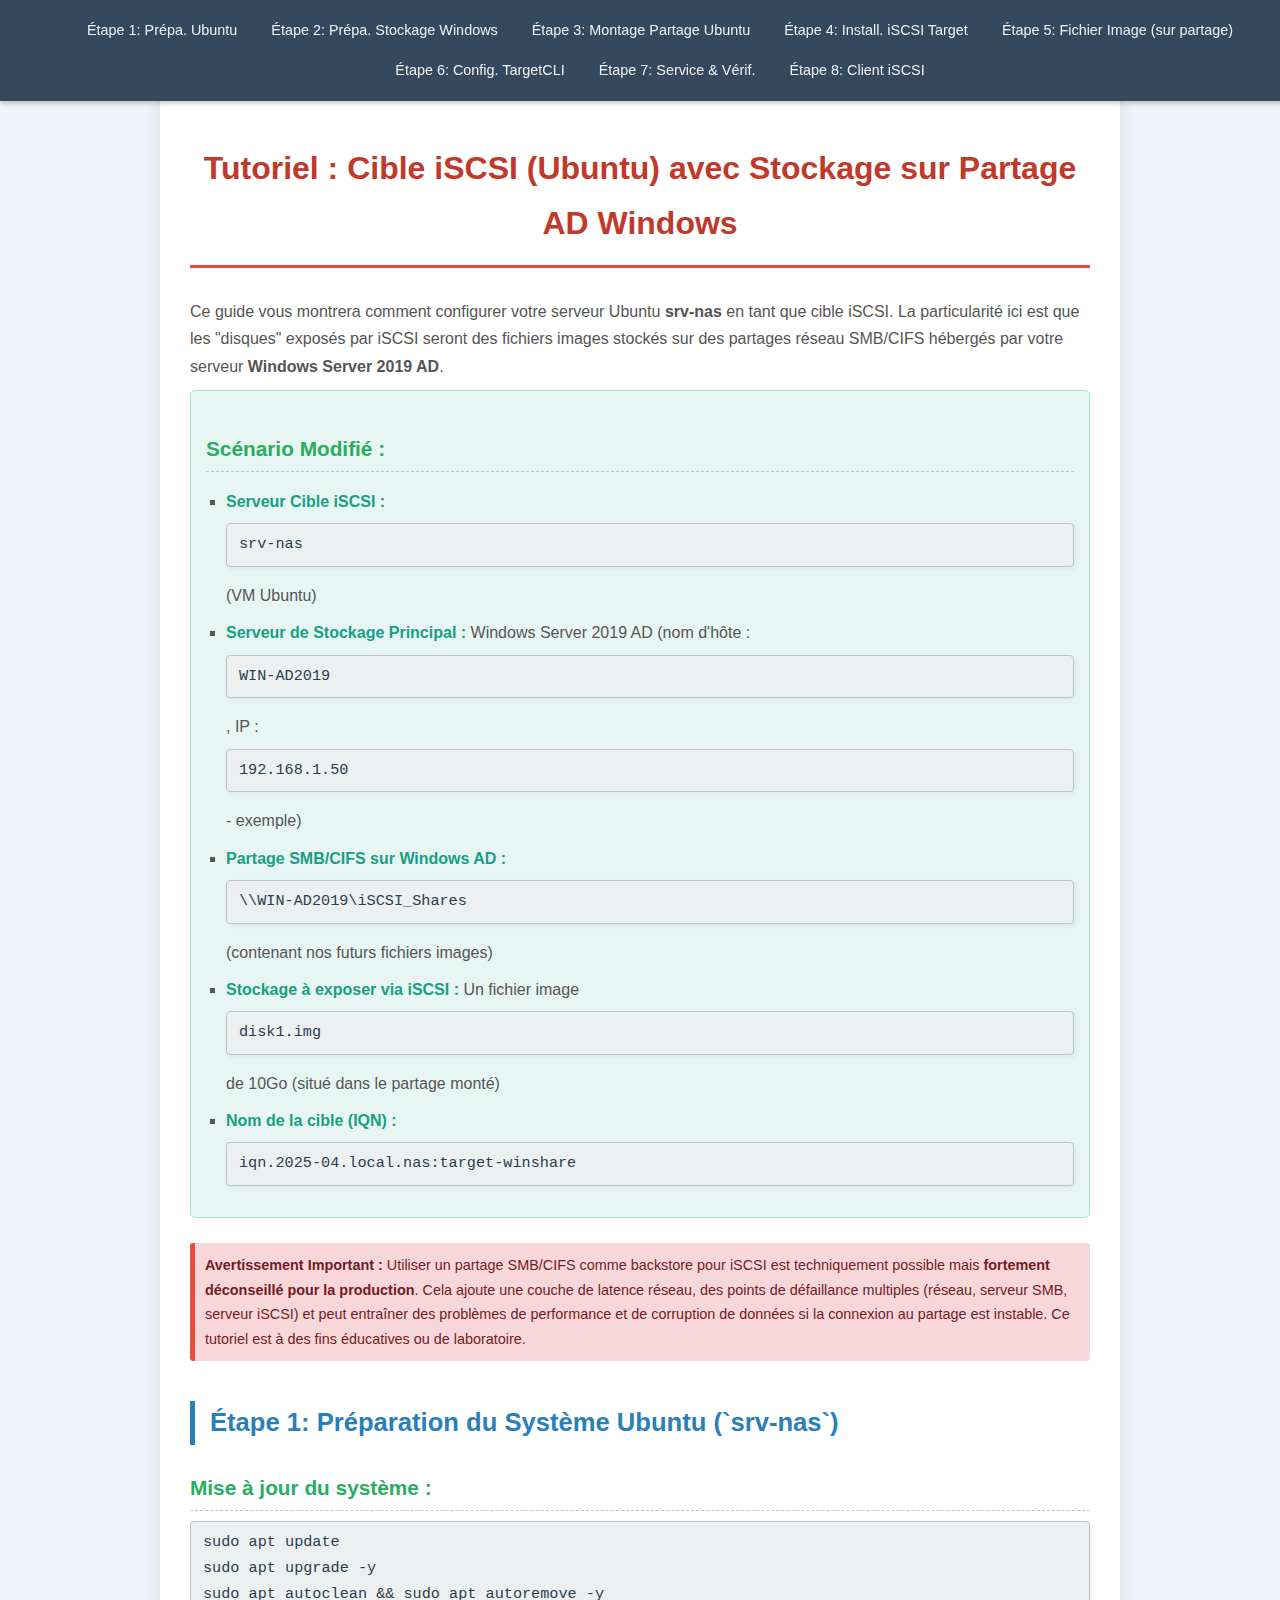
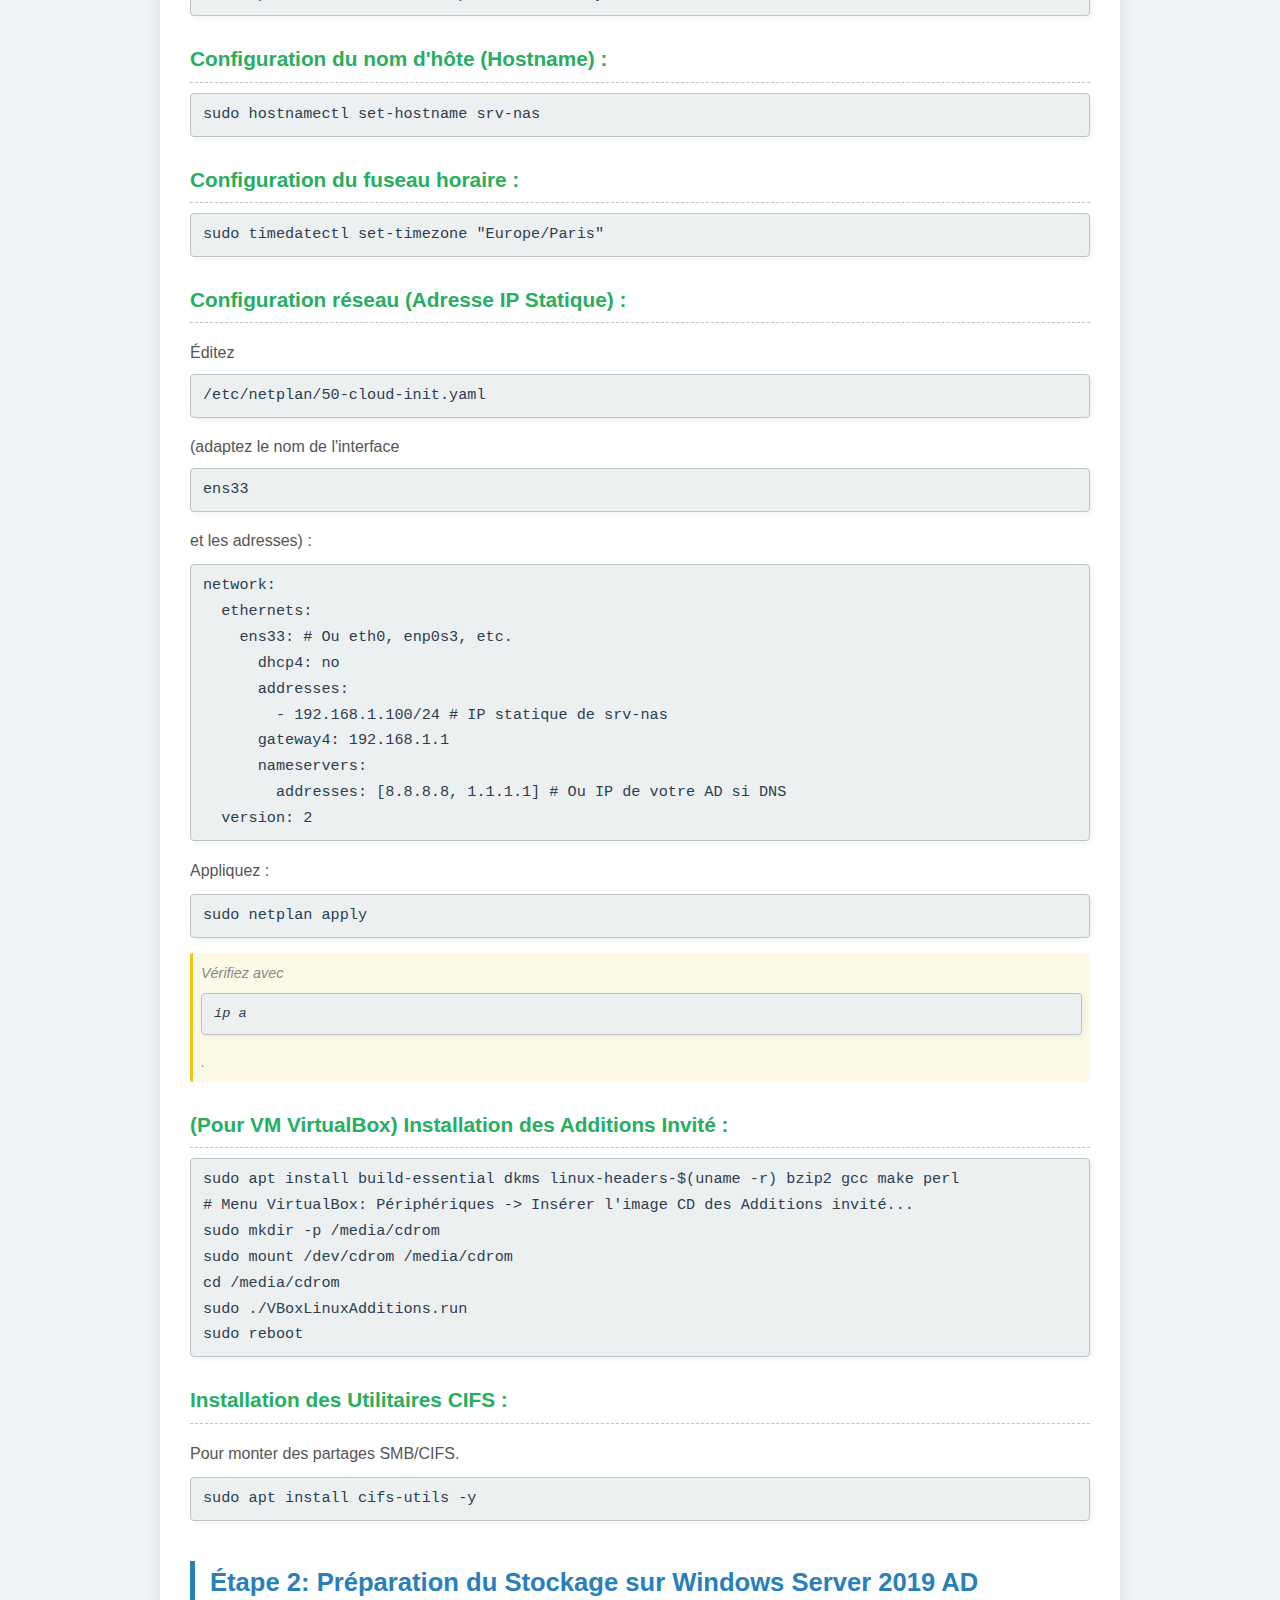
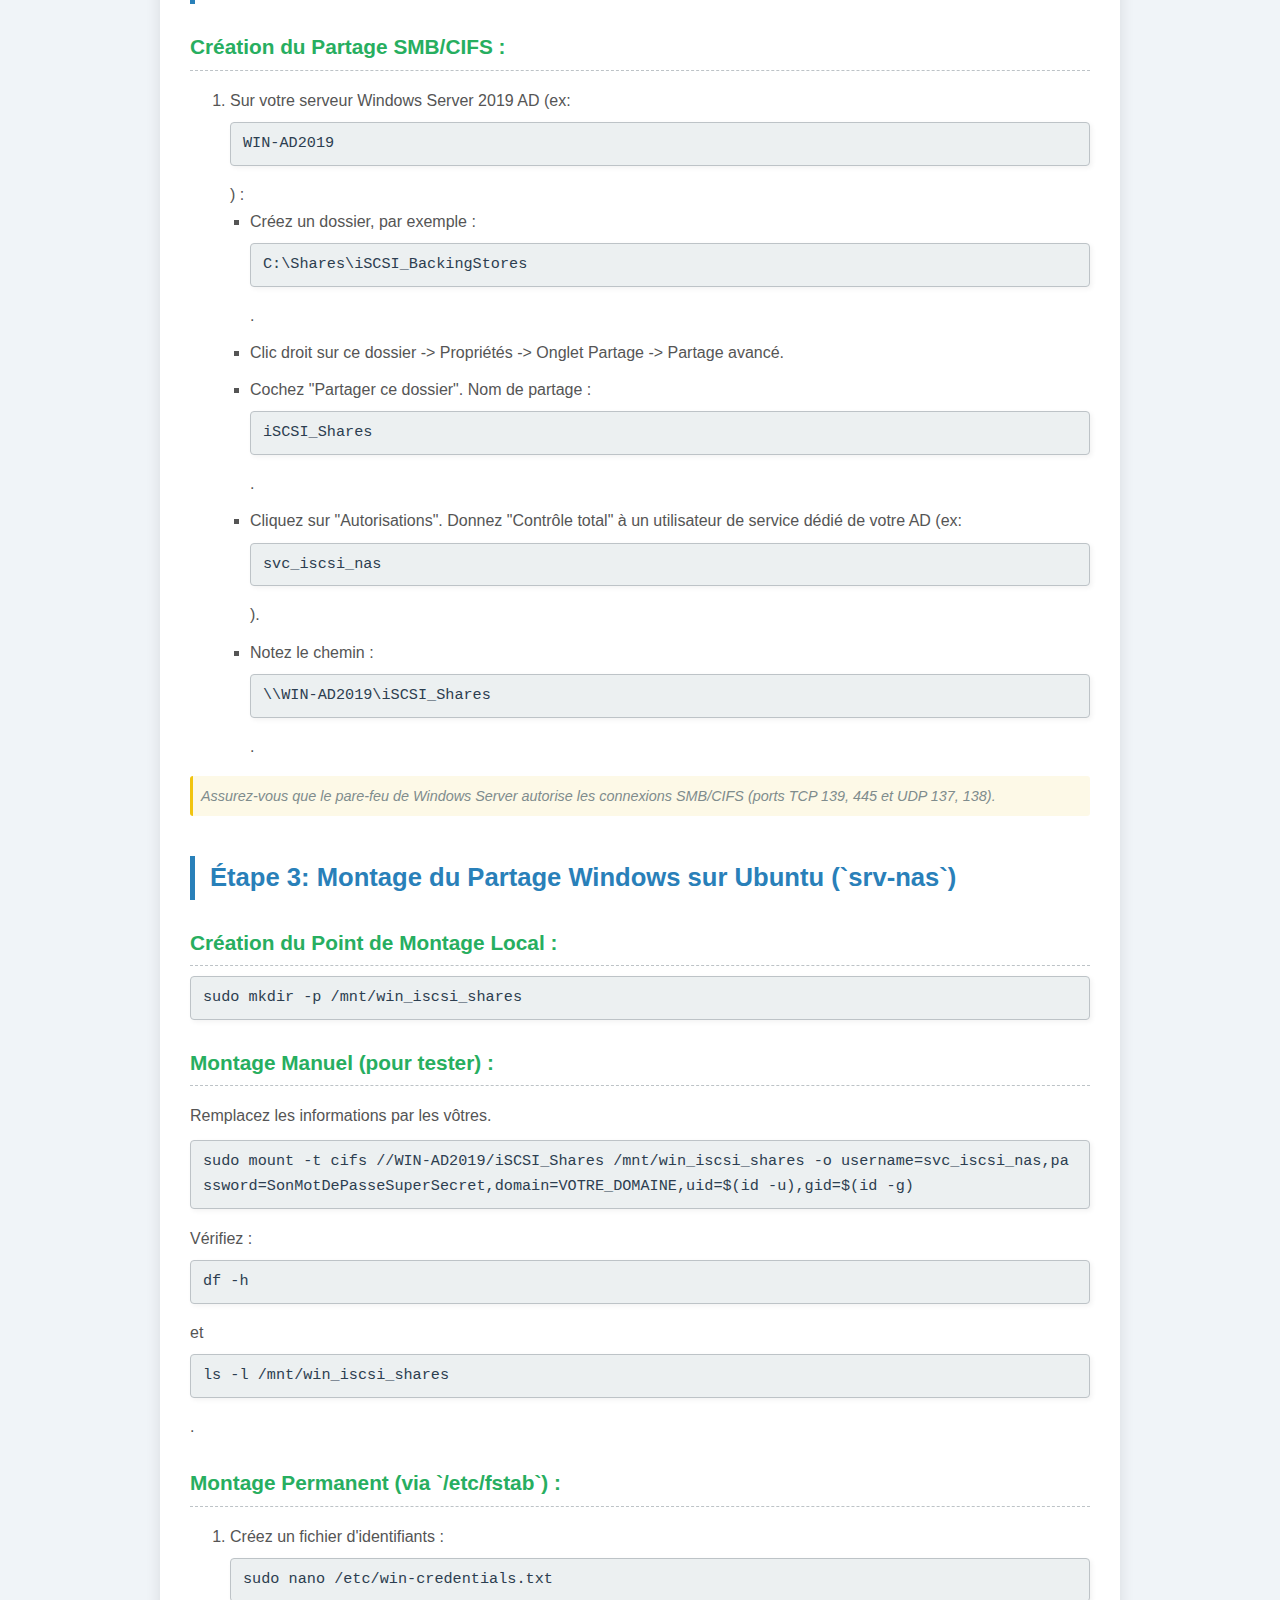
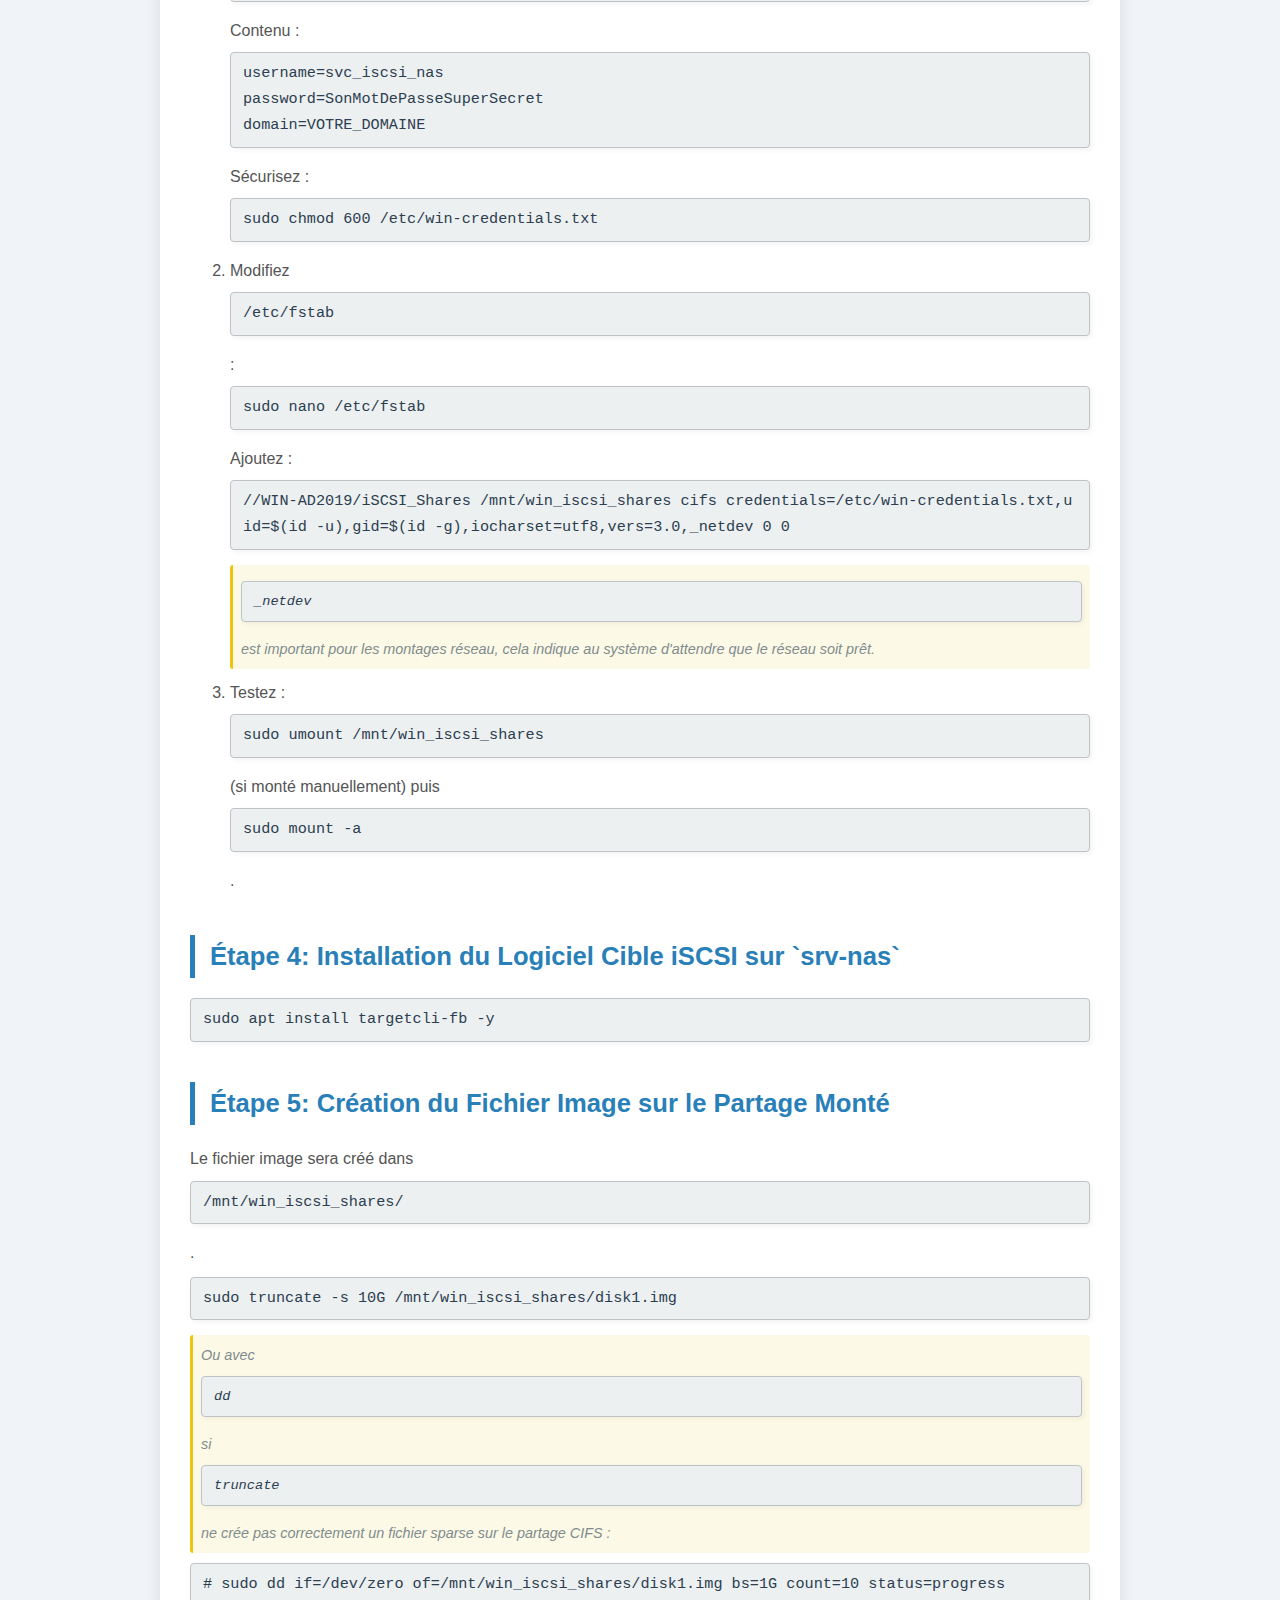
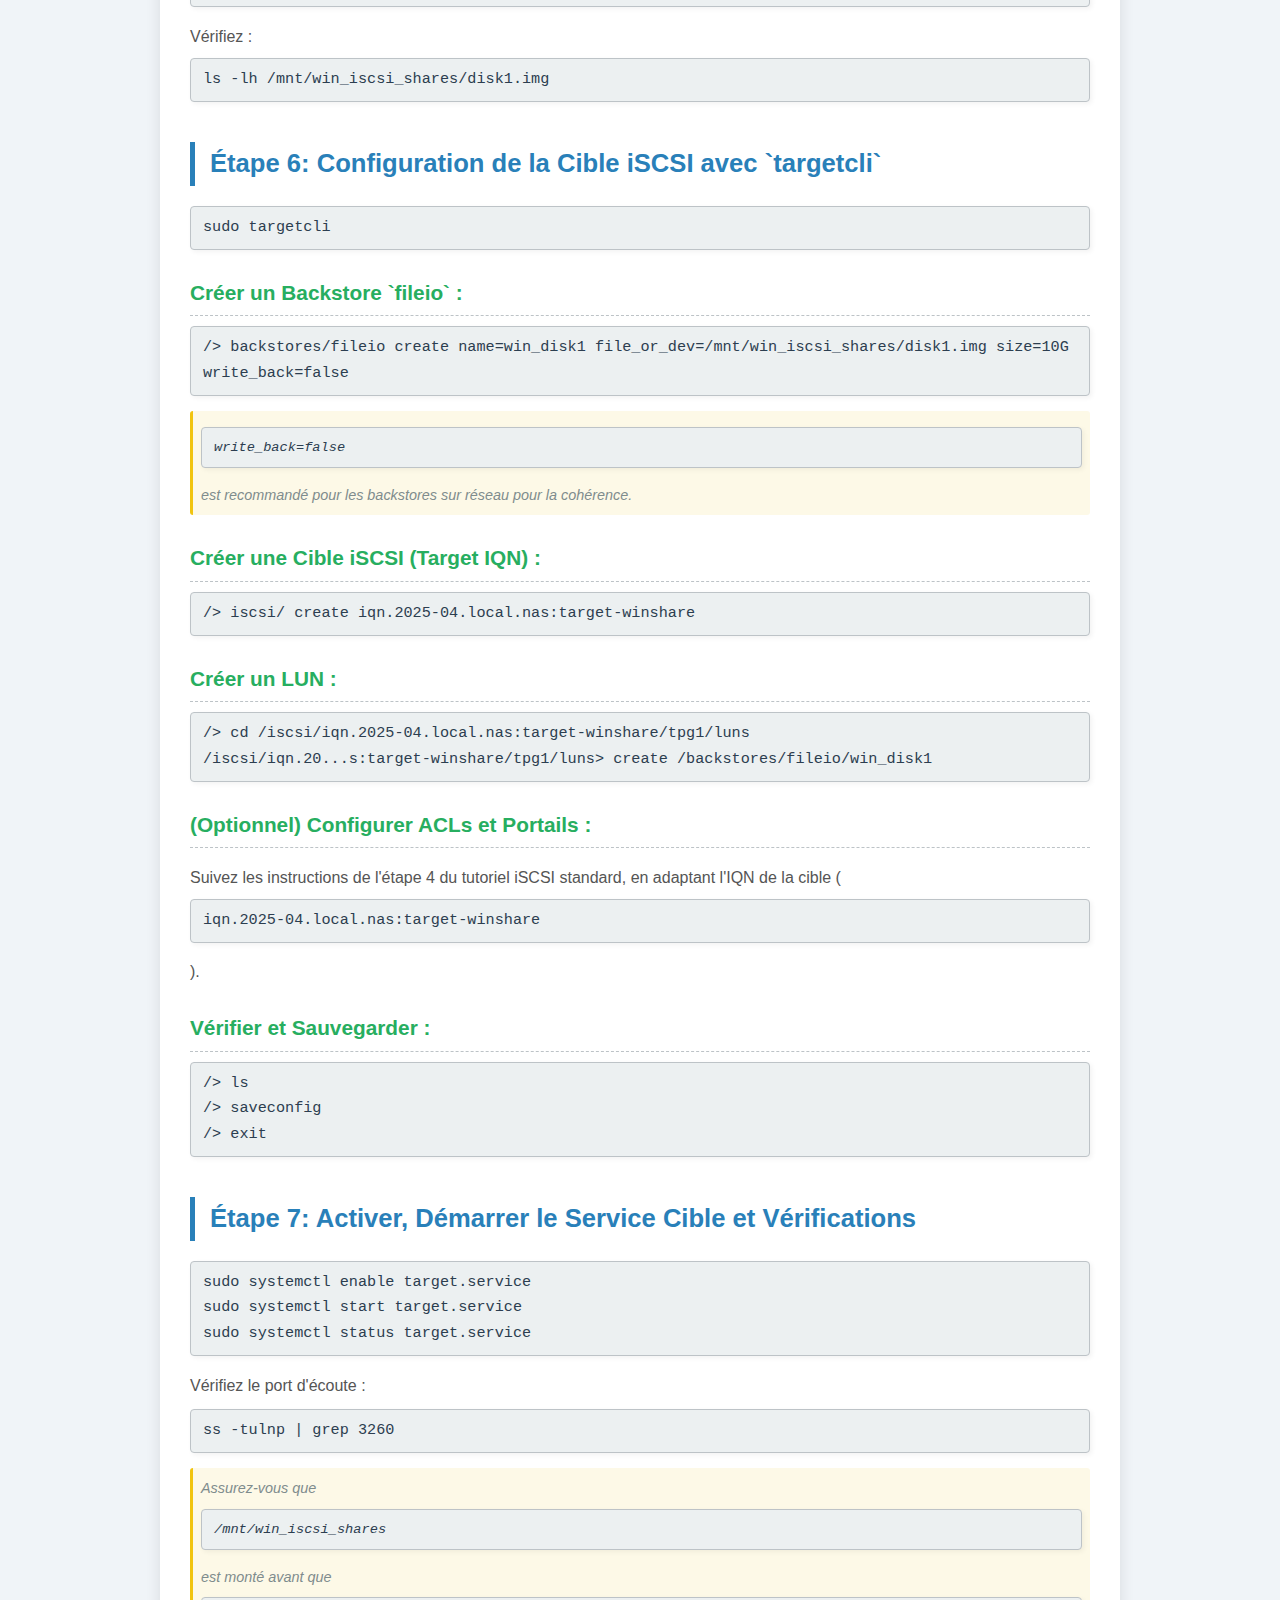
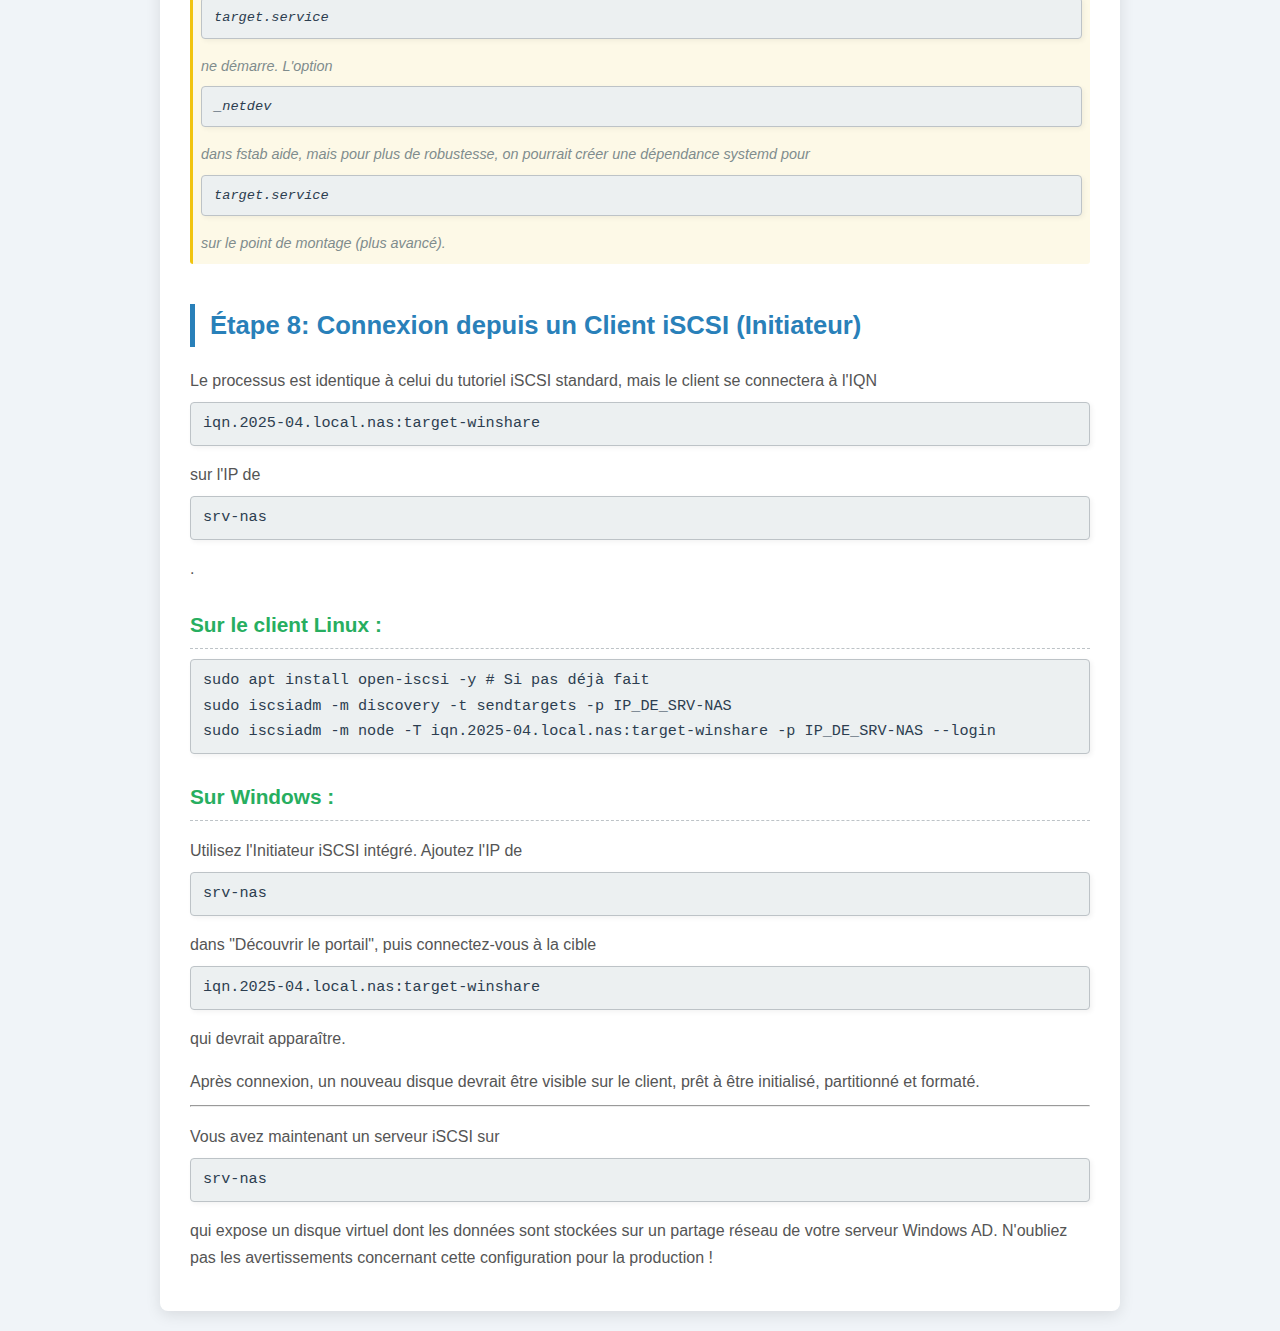
<file: iscsi.html>
<!DOCTYPE html>
<html lang="fr">
<head>
    <meta charset="UTF-8">
    <meta name="viewport" content="width=device-width, initial-scale=1.0">
    <title>Tutoriel : Cible iSCSI (Ubuntu) avec Stockage sur Partage AD Windows</title>
    <style>
        body {
            font-family: 'Segoe UI', Tahoma, Geneva, Verdana, sans-serif;
            line-height: 1.7;
            margin: 0; 
            padding-top: 70px; /* Espace pour la nav-bar fixe */
            background-color: #f0f4f8; /* Un bleu-gris très clair */
            color: #333;
        }
        #navbar {
            background-color: #34495e; /* Bleu ardoise foncé */
            padding: 10px 20px;
            position: fixed; 
            top: 0;
            width: 100%;
            z-index: 1000; 
            box-shadow: 0 2px 5px rgba(0,0,0,0.25);
            display: flex; 
            justify-content: center; 
            flex-wrap: wrap; 
        }
        #navbar a {
            color: #ecf0f1; 
            text-decoration: none;
            padding: 8px 12px;
            margin: 0 5px;
            border-radius: 4px;
            font-size: 0.9em;
            transition: background-color 0.3s ease, color 0.3s ease;
        }
        #navbar a:hover {
            background-color: #e74c3c; /* Rouge tomate */
            color: #fff;
        }
        .container {
            background-color: #fff;
            padding: 30px;
            margin: 20px auto; /* Centrer le conteneur */
            max-width: 900px; /* Limiter la largeur pour meilleure lisibilité */
            border-radius: 8px;
            box-shadow: 0 4px 15px rgba(0,0,0,0.1);
        }
        h1 {
            color: #c0392b; /* Rouge brique */
            text-align: center;
            border-bottom: 3px solid #e74c3c; /* Rouge tomate */
            padding-bottom: 15px;
            margin-bottom: 30px;
            font-size: 2em;
        }
        h2 { /* Titres des Étapes */
            color: #2980b9; /* Bleu pétrole */
            margin-top: 40px; 
            margin-bottom: 20px;
            border-left: 5px solid #2980b9;
            padding-left: 15px;
            font-size: 1.6em;
            scroll-margin-top: 80px; /* Décalage pour la navbar fixe */
        }
        h3 { /* Sous-titres dans les étapes */
            color: #27ae60; /* Vert émeraude */
            margin-top: 25px;
            margin-bottom: 10px;
            font-size: 1.3em;
            border-bottom: 1px dashed #bdc3c7; /* Gris clair */
            padding-bottom: 5px;
        }
        p, li {
            color: #555; /* Gris foncé pour le texte */
            margin-bottom: 10px;
        }
        ul {
            list-style-type: square;
            padding-left: 20px;
        }
        code {
            background-color: #ecf0f1; /* Gris très clair pour le fond du code */
            border: 1px solid #bdc3c7; /* Bordure gris clair */
            padding: 8px 12px; /* Plus d'espace */
            border-radius: 4px;
            font-family: 'Consolas', 'Monaco', 'Courier New', Courier, monospace;
            color: #2c3e50; /* Bleu foncé pour le texte du code */
            display: block;
            margin-top: 8px;
            margin-bottom: 15px;
            white-space: pre-wrap; 
            word-break: break-all;
            font-size: 0.95em;
            box-shadow: 2px 2px 5px rgba(0,0,0,0.05);
        }
        .notes {
            font-style: italic;
            font-size: 0.9em;
            color: #7f8c8d; /* Gris moyen */
            margin-top: 5px;
            padding-left: 15px;
            border-left: 3px solid #f1c40f; /* Jaune pour les notes */
            background-color: #fdf9e7;
            padding: 8px;
            border-radius: 3px;
        }
         .warning {
            font-style: normal;
            font-size: 0.9em;
            color: #721c24; /* Rouge foncé pour avertissement */
            margin-top: 10px;
            padding: 10px;
            border-left: 5px solid #e74c3c; /* Rouge pour avertissement */
            background-color: #f8d7da; /* Rose clair */
            border-radius: 3px;
        }
        .scenario {
            background-color: #e8f6f3; /* Vert d'eau très clair */
            border: 1px solid #a3e4d7; /* Vert d'eau */
            padding: 15px;
            margin-bottom: 25px;
            border-radius: 5px;
        }
        .scenario strong {
            color: #16a085; /* Vert d'eau foncé */
        }
    </style>
</head>
<body>

    <div id="navbar">
        <a href="#etape1">Étape 1: Prépa. Ubuntu</a>
        <a href="#etape2">Étape 2: Prépa. Stockage Windows</a>
        <a href="#etape3">Étape 3: Montage Partage Ubuntu</a>
        <a href="#etape4">Étape 4: Install. iSCSI Target</a>
        <a href="#etape5">Étape 5: Fichier Image (sur partage)</a>
        <a href="#etape6">Étape 6: Config. TargetCLI</a>
        <a href="#etape7">Étape 7: Service & Vérif.</a>
        <a href="#etape8">Étape 8: Client iSCSI</a>
    </div>

    <div class="container">
        <h1>Tutoriel : Cible iSCSI (Ubuntu) avec Stockage sur Partage AD Windows</h1>
        <p>Ce guide vous montrera comment configurer votre serveur Ubuntu <strong>srv-nas</strong> en tant que cible iSCSI. La particularité ici est que les "disques" exposés par iSCSI seront des fichiers images stockés sur des partages réseau SMB/CIFS hébergés par votre serveur <strong>Windows Server 2019 AD</strong>.</p>

        <div class="scenario">
            <h3>Scénario Modifié :</h3>
            <ul>
                <li><strong>Serveur Cible iSCSI :</strong> <code>srv-nas</code> (VM Ubuntu)</li>
                <li><strong>Serveur de Stockage Principal :</strong> Windows Server 2019 AD (nom d'hôte : <code>WIN-AD2019</code>, IP : <code>192.168.1.50</code> - exemple)</li>
                <li><strong>Partage SMB/CIFS sur Windows AD :</strong> <code>\\WIN-AD2019\iSCSI_Shares</code> (contenant nos futurs fichiers images)</li>
                <li><strong>Stockage à exposer via iSCSI :</strong> Un fichier image <code>disk1.img</code> de 10Go (situé dans le partage monté)</li>
                <li><strong>Nom de la cible (IQN) :</strong> <code>iqn.2025-04.local.nas:target-winshare</code></li>
            </ul>
        </div>
        <div class="warning">
            <strong>Avertissement Important :</strong> Utiliser un partage SMB/CIFS comme backstore pour iSCSI est techniquement possible mais <strong>fortement déconseillé pour la production</strong>. Cela ajoute une couche de latence réseau, des points de défaillance multiples (réseau, serveur SMB, serveur iSCSI) et peut entraîner des problèmes de performance et de corruption de données si la connexion au partage est instable. Ce tutoriel est à des fins éducatives ou de laboratoire.
        </div>

        <h2 id="etape1">Étape 1: Préparation du Système Ubuntu (`srv-nas`)</h2>
        
        <h3>Mise à jour du système :</h3>
        <code>sudo apt update
sudo apt upgrade -y
sudo apt autoclean && sudo apt autoremove -y</code>

        <h3>Configuration du nom d'hôte (Hostname) :</h3>
        <code>sudo hostnamectl set-hostname srv-nas</code>

        <h3>Configuration du fuseau horaire :</h3>
        <code>sudo timedatectl set-timezone "Europe/Paris"</code>

        <h3>Configuration réseau (Adresse IP Statique) :</h3>
        <p>Éditez <code>/etc/netplan/50-cloud-init.yaml</code> (adaptez le nom de l'interface <code>ens33</code> et les adresses) :</p>
        <code>network:
  ethernets:
    ens33: # Ou eth0, enp0s3, etc.
      dhcp4: no
      addresses:
        - 192.168.1.100/24 # IP statique de srv-nas
      gateway4: 192.168.1.1
      nameservers:
        addresses: [8.8.8.8, 1.1.1.1] # Ou IP de votre AD si DNS
  version: 2</code>
        <p>Appliquez :</p>
        <code>sudo netplan apply</code>
        <p class="notes">Vérifiez avec <code>ip a</code>.</p>

        <h3>(Pour VM VirtualBox) Installation des Additions Invité :</h3>
        <code>sudo apt install build-essential dkms linux-headers-$(uname -r) bzip2 gcc make perl
# Menu VirtualBox: Périphériques -> Insérer l'image CD des Additions invité...
sudo mkdir -p /media/cdrom
sudo mount /dev/cdrom /media/cdrom
cd /media/cdrom
sudo ./VBoxLinuxAdditions.run
sudo reboot</code>
        
        <h3>Installation des Utilitaires CIFS :</h3>
        <p>Pour monter des partages SMB/CIFS.</p>
        <code>sudo apt install cifs-utils -y</code>

        <h2 id="etape2">Étape 2: Préparation du Stockage sur Windows Server 2019 AD</h2>
        
        <h3>Création du Partage SMB/CIFS :</h3>
        <ol>
            <li>Sur votre serveur Windows Server 2019 AD (ex: <code>WIN-AD2019</code>) :
                <ul>
                    <li>Créez un dossier, par exemple : <code>C:\Shares\iSCSI_BackingStores</code>.</li>
                    <li>Clic droit sur ce dossier -> Propriétés -> Onglet Partage -> Partage avancé.</li>
                    <li>Cochez "Partager ce dossier". Nom de partage : <code>iSCSI_Shares</code>.</li>
                    <li>Cliquez sur "Autorisations". Donnez "Contrôle total" à un utilisateur de service dédié de votre AD (ex: <code>svc_iscsi_nas</code>).</li>
                    <li>Notez le chemin : <code>\\WIN-AD2019\iSCSI_Shares</code>.</li>
                </ul>
            </li>
        </ol>
        <p class="notes">Assurez-vous que le pare-feu de Windows Server autorise les connexions SMB/CIFS (ports TCP 139, 445 et UDP 137, 138).</p>

        <h2 id="etape3">Étape 3: Montage du Partage Windows sur Ubuntu (`srv-nas`)</h2>

        <h3>Création du Point de Montage Local :</h3>
        <code>sudo mkdir -p /mnt/win_iscsi_shares</code>

        <h3>Montage Manuel (pour tester) :</h3>
        <p>Remplacez les informations par les vôtres.</p>
        <code>sudo mount -t cifs //WIN-AD2019/iSCSI_Shares /mnt/win_iscsi_shares -o username=svc_iscsi_nas,password=SonMotDePasseSuperSecret,domain=VOTRE_DOMAINE,uid=$(id -u),gid=$(id -g)</code>
        <p>Vérifiez : <code>df -h</code> et <code>ls -l /mnt/win_iscsi_shares</code>.</p>

        <h3>Montage Permanent (via `/etc/fstab`) :</h3>
        <ol>
            <li>Créez un fichier d'identifiants :
                <code>sudo nano /etc/win-credentials.txt</code>
                Contenu :
                <code>username=svc_iscsi_nas
password=SonMotDePasseSuperSecret
domain=VOTRE_DOMAINE</code>
                Sécurisez : <code>sudo chmod 600 /etc/win-credentials.txt</code>
            </li>
            <li>Modifiez <code>/etc/fstab</code> :
                <code>sudo nano /etc/fstab</code>
                Ajoutez :
                <code>//WIN-AD2019/iSCSI_Shares /mnt/win_iscsi_shares cifs credentials=/etc/win-credentials.txt,uid=$(id -u),gid=$(id -g),iocharset=utf8,vers=3.0,_netdev 0 0</code>
                <p class="notes"><code>_netdev</code> est important pour les montages réseau, cela indique au système d'attendre que le réseau soit prêt.</p>
            </li>
            <li>Testez : <code>sudo umount /mnt/win_iscsi_shares</code> (si monté manuellement) puis <code>sudo mount -a</code>.</li>
        </ol>
        
        <h2 id="etape4">Étape 4: Installation du Logiciel Cible iSCSI sur `srv-nas`</h2>
        <code>sudo apt install targetcli-fb -y</code>

        <h2 id="etape5">Étape 5: Création du Fichier Image sur le Partage Monté</h2>
        <p>Le fichier image sera créé dans <code>/mnt/win_iscsi_shares/</code>.</p>
        <code>sudo truncate -s 10G /mnt/win_iscsi_shares/disk1.img</code>
        <p class="notes">Ou avec <code>dd</code> si <code>truncate</code> ne crée pas correctement un fichier sparse sur le partage CIFS :</p>
        <code># sudo dd if=/dev/zero of=/mnt/win_iscsi_shares/disk1.img bs=1G count=10 status=progress</code>
        <p>Vérifiez : <code>ls -lh /mnt/win_iscsi_shares/disk1.img</code></p>

        <h2 id="etape6">Étape 6: Configuration de la Cible iSCSI avec `targetcli`</h2>
        <code>sudo targetcli</code>

        <h3>Créer un Backstore `fileio` :</h3>
        <code>/> backstores/fileio create name=win_disk1 file_or_dev=/mnt/win_iscsi_shares/disk1.img size=10G write_back=false</code>
        <p class="notes"><code>write_back=false</code> est recommandé pour les backstores sur réseau pour la cohérence.</p>

        <h3>Créer une Cible iSCSI (Target IQN) :</h3>
        <code>/> iscsi/ create iqn.2025-04.local.nas:target-winshare</code>

        <h3>Créer un LUN :</h3>
        <code>/> cd /iscsi/iqn.2025-04.local.nas:target-winshare/tpg1/luns
/iscsi/iqn.20...s:target-winshare/tpg1/luns> create /backstores/fileio/win_disk1</code>

        <h3>(Optionnel) Configurer ACLs et Portails :</h3>
        <p>Suivez les instructions de l'étape 4 du tutoriel iSCSI standard, en adaptant l'IQN de la cible (<code>iqn.2025-04.local.nas:target-winshare</code>).</p>

        <h3>Vérifier et Sauvegarder :</h3>
        <code>/> ls
/> saveconfig
/> exit</code>

        <h2 id="etape7">Étape 7: Activer, Démarrer le Service Cible et Vérifications</h2>
        <code>sudo systemctl enable target.service
sudo systemctl start target.service
sudo systemctl status target.service</code>
        <p>Vérifiez le port d'écoute :</p>
        <code>ss -tulnp | grep 3260</code>
        <p class="notes">Assurez-vous que <code>/mnt/win_iscsi_shares</code> est monté avant que <code>target.service</code> ne démarre. L'option <code>_netdev</code> dans fstab aide, mais pour plus de robustesse, on pourrait créer une dépendance systemd pour <code>target.service</code> sur le point de montage (plus avancé).</p>

        <h2 id="etape8">Étape 8: Connexion depuis un Client iSCSI (Initiateur)</h2>
        <p>Le processus est identique à celui du tutoriel iSCSI standard, mais le client se connectera à l'IQN <code>iqn.2025-04.local.nas:target-winshare</code> sur l'IP de <code>srv-nas</code>.</p>
        <h3>Sur le client Linux :</h3>
        <code>sudo apt install open-iscsi -y # Si pas déjà fait
sudo iscsiadm -m discovery -t sendtargets -p IP_DE_SRV-NAS
sudo iscsiadm -m node -T iqn.2025-04.local.nas:target-winshare -p IP_DE_SRV-NAS --login</code>
        <h3>Sur Windows :</h3>
        <p>Utilisez l'Initiateur iSCSI intégré. Ajoutez l'IP de <code>srv-nas</code> dans "Découvrir le portail", puis connectez-vous à la cible <code>iqn.2025-04.local.nas:target-winshare</code> qui devrait apparaître.</p>
        <p>Après connexion, un nouveau disque devrait être visible sur le client, prêt à être initialisé, partitionné et formaté.</p>
        <hr>
        <p>Vous avez maintenant un serveur iSCSI sur <code>srv-nas</code> qui expose un disque virtuel dont les données sont stockées sur un partage réseau de votre serveur Windows AD. N'oubliez pas les avertissements concernant cette configuration pour la production !</p>
    </div>

</body>
</html>
</file>
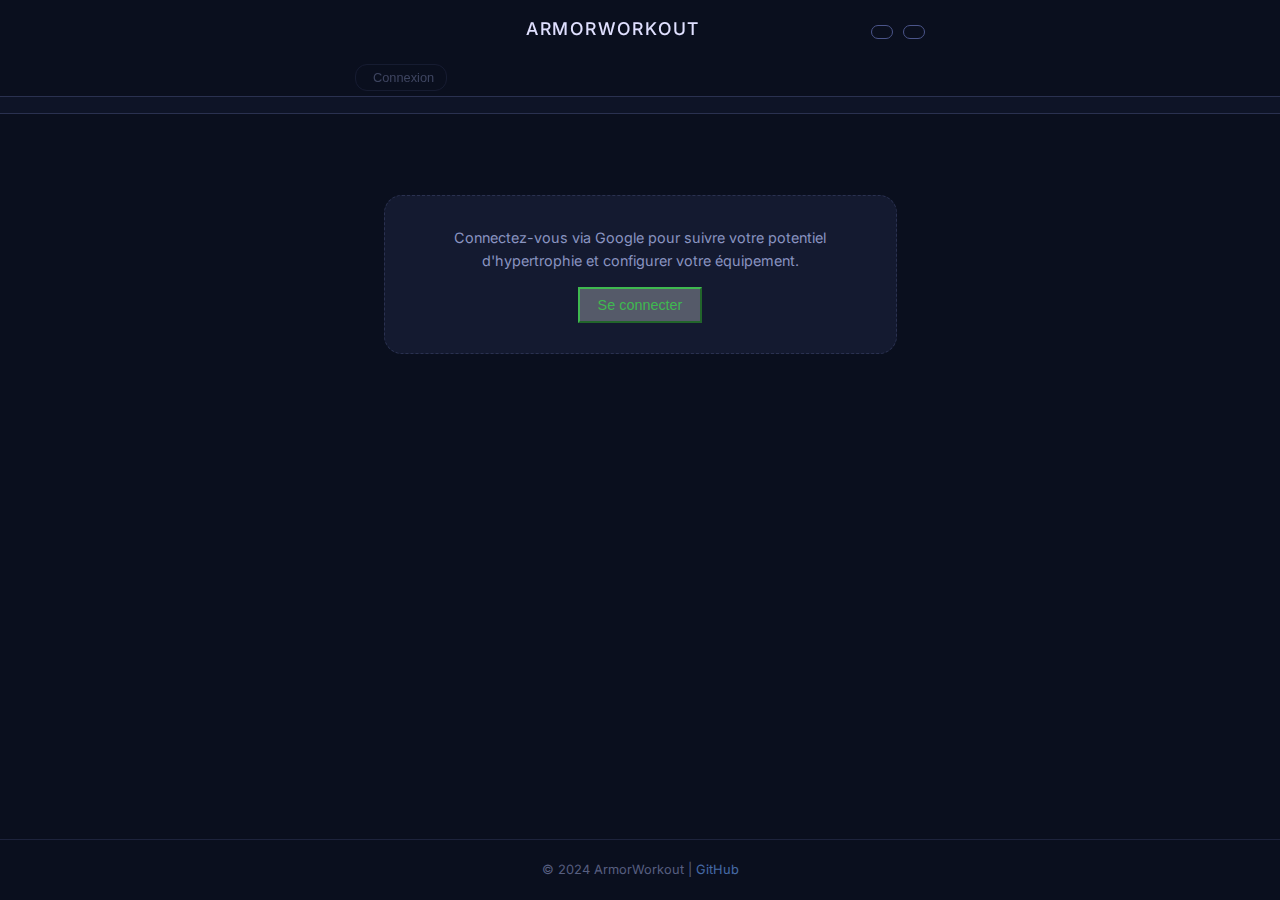
<file: muscle-evolution.html>
<!DOCTYPE html>
<html lang="fr">
<head>
    <meta charset="UTF-8">
    <meta name="viewport" content="width=device-width, initial-scale=1.0">
    <title>ArmorWorkout - Évolution HPS (v7.3 - Diagnostic)</title>
    <!-- Font Awesome & Google Fonts -->
    <link rel="stylesheet" href="https://cdnjs.cloudflare.com/ajax/libs/font-awesome/6.4.0/css/all.min.css" integrity="sha512-iecdLmaskl7CVkqkXNQ/ZH/XLlvWZOJyj7Yy7tcenmpD1ypASozpmT/E0iPtmFIB46ZmdtAc9eNBvH0H/ZpiBw==" crossorigin="anonymous" referrerpolicy="no-referrer" />
    <link rel="preconnect" href="https://fonts.googleapis.com">
    <link rel="preconnect" href="https://fonts.gstatic.com" crossorigin>
    <link href="https://fonts.googleapis.com/css2?family=Inter:wght@400;500;700;900&display=swap" rel="stylesheet">

    <style>
        /* --- Variables CSS & Thèmes --- */
        :root {
            /* Thème Sombre */
            --bg-color-dark: #0a0f1e; --secondary-bg-color-dark: #141a30; --primary-text-color-dark: #e0e0ff; --secondary-text-color-dark: #8a94c1; --border-color-dark: #2a3150; --accent-border-color-dark: #4b558a; --input-bg-dark: #0a0f1e;
            /* Couleurs Néon/Gradient */
            --neon-blue: #6fa8ff; --neon-purple: #b18cff; --gradient-start: var(--neon-purple); --gradient-end: var(--neon-blue); --neon-green: #3fb950; --neon-red: #ff7b72; --neon-orange: #f9a825; --neon-yellow: #facc15;
            /* Couleurs Niveaux */
            --level-bronze-color: #cd7f32;   --level-bronze-bg: rgba(205, 127, 50, 0.15);
            --level-silver-color: #c0c0c0;   --level-silver-bg: rgba(192, 192, 192, 0.15);
            --level-gold-color: #ffd700;     --level-gold-bg: rgba(255, 215, 0, 0.15);
            --level-crystal-color: #a7d8de;  --level-crystal-bg: rgba(167, 216, 222, 0.15);
            --level-master-color: #e384f1;   --level-master-bg: rgba(227, 132, 241, 0.15);
            --level-champion-color: #ff7b72; --level-champion-bg: rgba(255, 123, 114, 0.15);
            --level-titan-color: #aa99ff;    --level-titan-bg: rgba(170, 153, 255, 0.15);
            --level-legende-color: #fff7a3;  --level-legende-bg: rgba(255, 247, 163, 0.2);
            --level-marvel-color: #e62429;   --level-marvel-bg: rgba(230, 36, 41, 0.1);
            /* Glows */
            --glow-gradient: 0 0 20px rgba(177, 140, 255, 0.4), 0 0 30px rgba(111, 168, 255, 0.3); --glow-level-reached: 0 0 15px rgba(63, 185, 80, 0.7); --glow-connect: 0 0 10px rgba(63, 185, 80, 0.6); --glow-disconnect: 0 0 10px rgba(255, 123, 114, 0.6); --glow-marvel: 0 0 15px rgba(230, 36, 41, 0.6);
            /* Autres */
            --font-family: 'Inter', 'Segoe UI', Tahoma, Geneva, Verdana, sans-serif; --border-radius-lg: 18px; --border-radius-md: 12px; --border-radius-sm: 8px; --transition-speed: 0.3s;
            /* RGBA */
            --bg-color-dark-rgb: 10, 15, 30; --secondary-bg-color-dark-rgb: 20, 26, 48; --primary-text-color-dark-rgb: 224, 224, 255; --secondary-text-color-dark-rgb: 138, 148, 193; --border-color-dark-rgb: 42, 49, 80; --neon-blue-rgb: 111, 168, 255; --neon-purple-rgb: 177, 140, 255; --neon-green-rgb: 63, 185, 80; --neon-red-rgb: 255, 123, 114; --neon-orange-rgb: 249, 168, 37;
            /* Thème Sombre (Actif) */
            --bg-color: var(--bg-color-dark); --secondary-bg-color: var(--secondary-bg-color-dark); --primary-text-color: var(--primary-text-color-dark); --secondary-text-color: var(--secondary-text-color-dark); --border-color: var(--border-color-dark); --accent-border-color: var(--accent-border-color-dark); --input-bg: var(--input-bg-dark); --bg-color-rgb: var(--bg-color-dark-rgb); --secondary-bg-color-rgb: var(--secondary-bg-color-dark-rgb);
            /* Styles Spécifiques */
            --link-color: var(--neon-blue); --button-connect-color: var(--neon-green); --button-connect-glow: var(--glow-connect); --button-disconnect-color: var(--neon-red); --button-disconnect-glow: var(--glow-disconnect);
            /* Barres Progression */
            --progress-bar-bg: rgba(var(--primary-text-color-rgb), 0.1);
            --progress-bar-fill: linear-gradient(90deg, var(--gradient-start), var(--gradient-end));
            /* Scrollbar */
            --scrollbar-track-bg: rgba(var(--primary-text-color-rgb), 0.05);
            --scrollbar-thumb-bg: var(--accent-border-color);
            --scrollbar-thumb-hover-bg: var(--neon-blue);
        }

        /* --- Styles CSS Généraux --- */
        * { box-sizing: border-box; margin: 0; padding: 0; scrollbar-color: var(--scrollbar-thumb-bg) var(--scrollbar-track-bg); scrollbar-width: thin; }
        html { scroll-behavior: smooth; font-size: 16px; }
        body { font-family: var(--font-family); background-color: var(--bg-color); color: var(--primary-text-color); line-height: 1.6; transition: background-color var(--transition-speed) ease, color var(--transition-speed) ease; display: flex; flex-direction: column; min-height: 100vh; -webkit-font-smoothing: antialiased; -moz-osx-font-smoothing: grayscale; overflow-x: hidden; padding-top: 135px; /* Ajusté pour le nouveau header */ }
        ::-webkit-scrollbar { width: 8px; height: 8px; }
        ::-webkit-scrollbar-track { background: var(--scrollbar-track-bg); border-radius: 4px; }
        ::-webkit-scrollbar-thumb { background-color: var(--scrollbar-thumb-bg); border-radius: 4px; border: 2px solid var(--scrollbar-track-bg); }
        ::-webkit-scrollbar-thumb:hover { background-color: var(--scrollbar-thumb-hover-bg); }
        .container { max-width: 450px; margin: 0 auto; padding: 20px 15px; width: 100%; flex-grow: 1; display: flex; flex-direction: column; }
        #app-header { position: fixed; top: 0; left: 0; width: 100%; z-index: 1000; background-color: rgba(var(--bg-color-rgb), 0.85); backdrop-filter: blur(12px); -webkit-backdrop-filter: blur(12px); border-bottom: 1px solid var(--border-color); transition: border-color var(--transition-speed) ease, background-color var(--transition-speed) ease; }
        .header-content { display: flex; flex-direction: column; align-items: center; max-width: 450px; margin: 0 auto; padding: 10px 15px 5px; gap: 8px; }

        /* Groupement titre + boutons navigation pages */
        .header-top-row { display: flex; justify-content: space-between; align-items: center; width: 100%; margin-bottom: 8px; }
        header .title-container { display: flex; flex-direction: column; align-items: center; gap: 5px; flex-grow: 1; text-align: center; }
        header .title-container i.header-icon { font-size: 1.8em; color: var(--primary-text-color); opacity: 0.8; }
        header h1 { font-size: 1.1em; color: var(--primary-text-color); margin: 0; font-weight: 500; letter-spacing: 0.1em; text-transform: uppercase; }
        .page-nav-buttons { display: flex; gap: 10px; flex-shrink: 0; }
        .page-nav-buttons a button { background: none; border: 1px solid var(--accent-border-color); color: var(--secondary-text-color); padding: 6px 10px; border-radius: var(--border-radius-md); font-size: 0.8em; font-weight: 500; cursor: pointer; transition: all var(--transition-speed) ease; display: inline-flex; align-items: center; gap: 5px; }
        .page-nav-buttons a button:hover { border-color: var(--neon-blue); color: var(--neon-blue); background-color: rgba(var(--neon-blue-rgb), 0.1); }
        .page-nav-buttons a button i { font-size: 0.9em; }

        /* Actions connexion / thème restent en dessous */
        .header-actions { display: flex; gap: 15px; align-items: center; justify-content: space-between; width: 100%; margin-top: 5px; }
        .auth-controls { display: flex; gap: 10px; align-items: center; }
        .auth-controls button { background: none; border: 1px solid var(--border-color); color: var(--secondary-text-color); padding: 5px 12px; border-radius: var(--border-radius-md); font-size: 0.8em; font-weight: 500; cursor: pointer; transition: all var(--transition-speed) ease; display: inline-flex; align-items: center; gap: 5px; }
        .auth-controls button:disabled { opacity: 0.4; cursor: not-allowed; background: transparent !important; border-color: var(--border-color) !important; color: var(--secondary-text-color) !important; box-shadow: none !important; }
        .auth-controls button:not(:disabled):hover { border-color: var(--accent-border-color); color: var(--primary-text-color); background-color: rgba(var(--primary-text-color-rgb), 0.05); }
        #signin-button, #signin-button-prompt { border-color: var(--button-connect-color); color: var(--button-connect-color); }
        #signin-button:not(:disabled):hover, #signin-button-prompt:not(:disabled):hover { background-color: rgba(var(--neon-green-rgb), 0.1); box-shadow: var(--button-connect-glow); }
        #signout-button { border-color: var(--button-disconnect-color); color: var(--button-disconnect-color); }
        #signout-button:not(:disabled):hover { background-color: rgba(var(--neon-red-rgb), 0.1); box-shadow: var(--button-disconnect-glow); }
        #drive-status { display: none; }
        .theme-toggle button { background: none; border: none; color: var(--secondary-text-color); font-size: 1.1em; padding: 5px; cursor: pointer; transition: color var(--transition-speed) ease; }
        .theme-toggle button:hover { color: var(--neon-purple); }
        #app-nav { display: flex; justify-content: center; gap: 5px; padding: 8px 10px; border-top: 1px solid var(--border-color); background-color: rgba(var(--secondary-bg-color-rgb), 0.5); }
        .nav-button { background: none; border: none; color: var(--secondary-text-color); font-size: 0.8em; font-weight: 500; padding: 5px 10px; border-radius: var(--border-radius-md); cursor: pointer; transition: all 0.2s ease; border: 1px solid transparent; display: inline-flex; align-items: center; gap: 5px;}
        .nav-button i { font-size: 1.0em; width: 1.1em; text-align: center;}
        .nav-button:hover { color: var(--primary-text-color); background-color: rgba(var(--primary-text-color-rgb), 0.05); }
        .nav-button.active { color: var(--neon-blue); border-color: var(--neon-blue); background-color: rgba(var(--neon-blue-rgb), 0.1); font-weight: 700; }
        .nav-button:disabled { opacity: 0.5; cursor: not-allowed; color: var(--secondary-text-color) !important; background: none !important; border-color: transparent !important;}
        /* Affichage Conditionnel */
        body.logged-out .nav-button { display: none; }
        body.logged-out #signin-button, body.logged-out #signin-button-prompt { display: inline-flex; }
        body.logged-out #signout-button { display: none; }
        body.logged-in #signin-button, body.logged-in #signin-button-prompt { display: none; }
        body.logged-in #signout-button { display: inline-flex; }
        body.logged-out #connection-prompt { display: block; }
        body.logged-in #connection-prompt { display: none; }
        body.logged-out .app-section { display: none; }
        body.logged-in .app-section { display: none; }
        /* Main & Prompt */
        main { flex-grow: 1; display: flex; flex-direction: column; align-items: center; padding-top: 20px; }
        #connection-prompt { text-align: center; padding: 30px 20px; background-color: var(--secondary-bg-color); border-radius: var(--border-radius-lg); border: 1px dashed var(--border-color); margin: 20px auto; max-width: 90%; }
        #connection-prompt p { margin-bottom: 15px; color: var(--secondary-text-color); font-size: 0.9em;}
        #connection-prompt button { padding: 8px 18px; font-size: 0.9em; }
        .app-section { width: 100%; }

        /* Section Évolution (HPS) */
        #evolution-tracker-area { display: flex; flex-direction: column; gap: 20px; }
        .global-stats-card { background-color: var(--secondary-bg-color); border-radius: var(--border-radius-lg); padding: 25px 20px; text-align: center; border: 1px solid var(--border-color); box-shadow: 0 10px 30px rgba(0,0,0, 0.2); position: relative; overflow: hidden; }
        .global-stats-card::before { content: ''; position: absolute; top: -30%; left: -30%; width: 160%; height: 160%; background: radial-gradient(circle, rgba(var(--neon-blue-rgb), 0.08) 0%, rgba(var(--neon-blue-rgb), 0) 60%); animation: rotateGlow 15s linear infinite; pointer-events: none; opacity: 0.7; }
        @keyframes rotateGlow { from { transform: rotate(0deg); } to { transform: rotate(360deg); } }
        .global-stats-card .card-title { font-size: 0.9em; color: var(--secondary-text-color); margin-bottom: 10px; font-weight: 500; text-transform: uppercase; letter-spacing: 0.05em; }
        #overall-hps-display .value { font-size: 4.5em; font-weight: 900; line-height: 1; margin-bottom: 15px; display: block; background: linear-gradient(90deg, var(--gradient-start), var(--gradient-end)); -webkit-background-clip: text; background-clip: text; color: transparent; text-shadow: var(--glow-gradient); animation: pulse-text 3s infinite ease-in-out; }
        @keyframes pulse-text { 0%, 100% { text-shadow: var(--glow-gradient); opacity: 1; } 50% { text-shadow: 0 0 15px rgba(177, 140, 255, 0.3), 0 0 25px rgba(111, 168, 255, 0.2); opacity: 0.95; } }
        #level-badge-container { display: inline-flex; align-items: center; gap: 10px; position: relative; cursor: default; }
        #level-badge { display: inline-flex; align-items: center; gap: 8px; padding: 6px 15px; border-radius: var(--border-radius-md); font-size: 0.9em; font-weight: 700; border: 1px solid transparent; transition: all var(--transition-speed) ease; cursor: pointer; }
        #level-badge i { font-size: 1.2em; width: 1.2em; text-align: center;}
        #level-badge .sub-level { font-size: 0.9em; font-weight: 500; margin-left: 4px; opacity: 0.9; }
        .marvel-achieved-icon { font-size: 1.1em; color: var(--level-marvel-color); vertical-align: middle; cursor: help; text-shadow: var(--glow-marvel); animation: marvelIconPulse 2s infinite ease-in-out; }
        @keyframes marvelIconPulse { 0%, 100% { transform: scale(1); opacity: 1; } 50% { transform: scale(1.1); opacity: 0.8; } }
        .target-info-container { margin-top: 10px; font-size: 0.85em; color: var(--secondary-text-color); display: flex; flex-wrap: wrap; justify-content: center; gap: 5px 10px; }
        .target-info-container span { margin: 0; } .target-info-container strong { font-weight: 700; color: var(--primary-text-color); } .target-info-container .marvel-target { color: var(--level-marvel-color); font-weight: 700;}
        @keyframes levelUpGlow { 0% { box-shadow: 0 10px 30px rgba(0,0,0, 0.2), 0 0 0px rgba(var(--neon-green-rgb), 0); border-color: var(--border-color);} 50% { box-shadow: 0 10px 30px rgba(0,0,0, 0.1), 0 0 30px rgba(var(--neon-green-rgb), 0.7); border-color: var(--neon-green);} 100% { box-shadow: 0 10px 30px rgba(0,0,0, 0.2), 0 0 0px rgba(var(--neon-green-rgb), 0); border-color: var(--border-color);} }
        #muscle-groups-container { display: flex; flex-direction: column; gap: 15px; }
        .muscle-group-card { background-color: var(--secondary-bg-color); border: 1px solid var(--border-color); border-radius: var(--border-radius-md); padding: 15px; display: flex; flex-direction: column; gap: 10px; transition: all var(--transition-speed) ease; position: relative; overflow: hidden; }
        .muscle-group-card:hover { border-color: var(--accent-border-color); transform: translateY(-2px); box-shadow: 0 5px 15px rgba(0,0,0, 0.15); }
        .muscle-group-card .card-header { display: flex; align-items: center; gap: 12px; margin-bottom: 10px; }
        .muscle-group-card .icon-container { flex-shrink: 0; color: var(--secondary-text-color); font-size: 1.8em; width: 35px; text-align: center; opacity: 0.7; }
        .muscle-group-card .title-container { flex-grow: 1; } .muscle-group-card .group-title { font-size: 1.05em; font-weight: 700; color: var(--primary-text-color); line-height: 1.2; } .muscle-group-card .group-subtitle { font-size: 0.85em; color: var(--secondary-text-color); font-weight: 400; line-height: 1.2; margin-bottom: 2px; }
        .muscle-group-card .group-level-name { font-size: 0.8em; font-weight: 700; text-transform: uppercase; letter-spacing: 0.05em; line-height: 1; padding: 2px 6px; border-radius: var(--border-radius-sm); display: inline-block; margin-top: 4px; border: 1px solid; cursor: default; }
        .muscle-group-card .group-level-name .sub-level { font-size: 0.9em; font-weight: 500; margin-left: 4px; opacity: 0.9; }
        .muscle-group-card .hps-details { font-size: 0.9em; font-weight: 500; color: var(--secondary-text-color); text-align: right; white-space: nowrap; line-height: 1.2; }
        .muscle-group-card .hps-details .current { color: var(--primary-text-color); font-weight: 700; }
        .muscle-group-card .hps-details .target { }
        .muscle-group-card .hps-details .percentage-in-details { display: block; font-size: 0.8em; margin-top: 2px; color: var(--secondary-text-color); }

        /* Vue niveaux dans carte muscle */
        .muscle-level-progression { margin-top: 10px; position: relative; height: 25px; display: flex; align-items: center; padding: 0 5px; }
        .muscle-level-progression::before { content: ''; position: absolute; left: 15px; right: 15px; top: 50%; transform: translateY(-50%); height: 3px; background-color: var(--border-color); border-radius: 1.5px; z-index: 0; }
        .level-indicator { position: absolute; top: 50%; transform: translate(-50%, -50%); width: 18px; height: 18px; border-radius: 50%; background-color: var(--secondary-bg-color); border: 2px solid; z-index: 1; cursor: pointer; transition: all 0.2s ease; display: flex; align-items: center; justify-content: center; }
        .level-indicator i { font-size: 0.6em; color: inherit; }
        .level-indicator:hover { transform: translate(-50%, -50%) scale(1.2); }
        .level-indicator.current { transform: translate(-50%, -50%) scale(1.3); box-shadow: 0 0 10px; /* Couleur via style */ }
        .current-level-fill { position: absolute; left: 0; top: 50%; transform: translateY(-50%); height: 3px; background: var(--gradient-end); border-radius: 1.5px; z-index: 0; width: 0%; transition: width 0.8s cubic-bezier(0.25, 1, 0.5, 1); }

        /* Barre de pourcentage SOUS la vue niveaux */
        .percentage-progress-section { display: flex; align-items: center; gap: 8px; margin-top: 8px; padding: 0 5px;}
        .percentage-bar-container { flex-grow: 1; height: 6px; background-color: var(--progress-bar-bg); border-radius: 3px; overflow: hidden; }
        .percentage-bar-fill { height: 100%; width: 0%; background: var(--progress-bar-fill); border-radius: 3px; transition: width 0.8s cubic-bezier(0.25, 1, 0.5, 1); }
        .percentage-value-text { font-size: 0.85em; font-weight: 600; color: var(--secondary-text-color); flex-shrink: 0; width: 35px; text-align: right; }

        /* Section Config Équipement */
        #program-config-area { background-color: transparent; border-radius: 0; padding: 15px 5px; border: none; margin-top: 10px; display: flex; flex-direction: column; }
        #program-config-area h2 { font-size: 1.4em; color: var(--primary-text-color); border-bottom: 2px solid var(--neon-blue); padding-bottom: 10px; margin-bottom: 25px; text-align: center; display: flex; align-items: center; justify-content: center; gap: 10px;}
        #program-config-content { flex-grow: 1; overflow-y: auto; max-height: 65vh; padding-right: 5px; }
        .program-config-section { margin-bottom: 30px; background-color: var(--secondary-bg-color); border-radius: var(--border-radius-md); padding: 15px; border: 1px solid var(--border-color); }
        .program-config-section h3 { font-size: 1.2em; color: var(--neon-purple); margin-bottom: 15px; font-weight: 700; text-align: center; border-bottom: 1px dashed var(--border-color); padding-bottom: 8px;}
        .config-exercise-item { margin-bottom: 20px; padding: 15px; background-color: rgba(var(--bg-color-rgb), 0.5); border-radius: var(--border-radius-sm); border: 1px solid var(--border-color); }
        .config-exercise-item .exercise-name { font-weight: 700; display: block; margin-bottom: 10px; color: var(--primary-text-color); font-size: 1.05em; border-bottom: 1px solid var(--accent-border-color); padding-bottom: 5px;}
        .config-equipment-options { display: grid; grid-template-columns: 1fr; gap: 10px; }
        @media (min-width: 400px) { .config-equipment-options { grid-template-columns: 1fr 1fr; } }
        .config-equipment-options label { display: flex; align-items: center; gap: 8px; font-size: 0.95em; cursor: pointer; padding: 8px 10px; border-radius: var(--border-radius-sm); transition: background-color 0.2s ease; border: 1px solid var(--border-color);}
        .config-equipment-options label:hover { background-color: rgba(var(--primary-text-color-rgb), 0.1); }
        .config-equipment-options input[type="checkbox"] { accent-color: var(--neon-blue); cursor: pointer; width: 16px; height: 16px; flex-shrink: 0; }
        #save-config-button { display: block; width: 100%; background-color: var(--neon-blue); color: #fff; border: none; padding: 12px 15px; border-radius: var(--border-radius-md); font-size: 1.1em; font-weight: 700; cursor: pointer; transition: background-color 0.2s ease, box-shadow 0.2s ease, opacity 0.2s ease; text-align: center; margin-top: 25px; flex-shrink: 0; }
        #save-config-button:hover:not(:disabled) { background-color: var(--gradient-end); box-shadow: 0 0 10px rgba(var(--neon-blue-rgb), 0.5); }
        #save-config-button:disabled { background-color: var(--secondary-text-color); cursor: not-allowed; box-shadow: none; opacity: 0.6; }
        #save-config-button .spinner { display: none; margin-left: 10px; } #save-config-button.saving .spinner { display: inline-block; } #save-config-button.saving span { display: none; }


        /* Section Historique */
        #history-area { background-color: transparent; border: none; padding: 15px 5px; margin-top: 10px; display: flex; flex-direction: column; }
        #history-area h2 { font-size: 1.4em; color: var(--primary-text-color); border-bottom: 2px solid var(--neon-green); padding-bottom: 10px; margin: 0 10px 25px 10px; text-align: center; display: flex; align-items: center; justify-content: center; gap: 10px;}
        .history-controls { display: flex; flex-wrap: wrap; justify-content: center; gap: 10px; margin: 0 10px 20px 10px; }
        .history-controls select, .history-controls button { padding: 6px 12px; background-color: var(--secondary-bg-color); color: var(--primary-text-color); border: 1px solid var(--border-color); border-radius: var(--border-radius-md); font-size: 0.9em; cursor: pointer; transition: all 0.2s ease; }
        .history-controls select:hover, .history-controls button:hover { border-color: var(--accent-border-color); background-color: rgba(var(--primary-text-color-rgb), 0.05); }
        .history-controls button.active { background-color: var(--neon-green); color: var(--bg-color); border-color: var(--neon-green); font-weight: bold; }
        #history-display { margin: 0 10px; padding: 20px; background-color: var(--secondary-bg-color); border-radius: var(--border-radius-md); border: 1px solid var(--border-color); text-align: center; color: var(--secondary-text-color); min-height: 100px; }
        #history-display .trend-value { font-weight: bold; font-size: 1.2em; display: inline-block; margin: 0 5px; }
        #history-display .trend-positive { color: var(--neon-green); }
        #history-display .trend-negative { color: var(--neon-red); }
        #history-display .trend-neutral { color: var(--secondary-text-color); }

        /* Modal */
        .modal-overlay { position: fixed; top: 0; left: 0; width: 100%; height: 100%; background-color: rgba(0, 0, 0, 0.7); backdrop-filter: blur(5px); -webkit-backdrop-filter: blur(5px); display: flex; justify-content: center; align-items: center; z-index: 5000; opacity: 0; visibility: hidden; transition: opacity 0.3s ease, visibility 0.3s ease; }
        .modal-overlay.visible { opacity: 1; visibility: visible; }
        .modal-content { background-color: var(--secondary-bg-color); padding: 25px; border-radius: var(--border-radius-md); border: 1px solid var(--border-color); max-width: 90%; width: 400px; box-shadow: 0 5px 20px rgba(0,0,0,0.3); position: relative; transform: scale(0.95); transition: transform 0.3s ease; }
        .modal-overlay.visible .modal-content { transform: scale(1); }
        .modal-header { display: flex; justify-content: space-between; align-items: center; margin-bottom: 15px; padding-bottom: 10px; border-bottom: 1px solid var(--border-color); }
        .modal-title { font-size: 1.2em; font-weight: 700; display: flex; align-items: center; gap: 10px; } .modal-title i { font-size: 1.1em; width: 1.2em; text-align: center;}
        .modal-close-btn { background: none; border: none; color: var(--secondary-text-color); font-size: 1.5em; cursor: pointer; padding: 5px; line-height: 1; transition: color 0.2s ease; }
        .modal-close-btn:hover { color: var(--primary-text-color); } .modal-body { font-size: 0.95em; line-height: 1.6; color: var(--primary-text-color); max-height: 60vh; overflow-y: auto; padding-right: 10px; }
        .modal-body p { margin-bottom: 1em; }
        .modal-body .muscle-context { font-style: italic; color: var(--secondary-text-color); border-left: 3px solid var(--accent-border-color); padding-left: 10px; margin-top: 1em;}
        .modal-body::-webkit-scrollbar { width: 6px; } .modal-body::-webkit-scrollbar-track { background: rgba(var(--primary-text-color-rgb), 0.05); border-radius: 3px;} .modal-body::-webkit-scrollbar-thumb { background-color: var(--accent-border-color); border-radius: 3px; } .modal-body::-webkit-scrollbar-thumb:hover { background-color: var(--neon-blue); }

        /* Footer, Messages, Placeholders */
        footer { color: var(--secondary-text-color); opacity: 0.6; border-top: 1px solid var(--border-color); margin-top: 40px; padding: 20px 15px; text-align: center; font-size: 0.8em; transition: border-color var(--transition-speed) ease, color var(--transition-speed) ease; }
        footer a { color: var(--link-color); text-decoration: none; } footer a:hover { color: var(--primary-text-color); }
        .message-area { position: fixed; bottom: 20px; left: 50%; transform: translateX(-50%); background-color: rgba(var(--secondary-bg-color-rgb), 0.9); color: var(--primary-text-color); border: 1px solid var(--border-color); padding: 10px 20px; border-radius: var(--border-radius-md); z-index: 6000; opacity: 0; transition: opacity 0.5s ease, transform 0.5s ease, bottom 0.5s ease; pointer-events: none; font-size: 0.9em; box-shadow: 0 4px 15px rgba(0,0,0,0.2); backdrop-filter: blur(5px); -webkit-backdrop-filter: blur(5px); max-width: 90%; text-align: center; }
        .message-area.visible { opacity: 1; transform: translate(-50%, 0); bottom: 30px; pointer-events: auto; }
        .message-area.error { background-color: rgba(var(--neon-red-rgb), 0.9); color: #fff; border-color: var(--neon-red); } .message-area.success { background-color: rgba(var(--neon-green-rgb), 0.9); color: #fff; border-color: var(--neon-green); } .message-area.warning { background-color: rgba(var(--neon-orange-rgb), 0.9); color: #fff; border-color: var(--neon-orange); } .message-area.info { background-color: rgba(var(--neon-blue-rgb), 0.9); color: #fff; border-color: var(--neon-blue); }
        .loading-placeholder, .error-placeholder { background-color: var(--secondary-bg-color); border-radius: var(--border-radius-md); padding: 30px 20px; text-align: center; color: var(--secondary-text-color); font-style: italic; border: 1px dashed var(--border-color); margin: 10px 0; }
        .error-placeholder { color: var(--neon-red); border-color: var(--neon-red); }

        /* Responsive */
        @media (min-width: 768px) { .container { max-width: 600px; } .header-content { flex-direction: column; max-width: 600px;} .header-top-row { max-width: 100%;} .header-actions { width: 100%; } body { padding-top: 135px; } }

    </style>
</head>
<body class="logged-out dark-theme">

<header id="app-header">
    <div class="header-content">
        <div class="header-top-row">
             <div class="title-container"> <i class="fas fa-shield header-icon"></i> <h1>ArmorWorkout</h1> </div>
             <div class="page-nav-buttons">
                 <a href="https://ironworkout.github.io/armorworkout/index.html" style="text-decoration: none;" title="Retour au Timer">
                     <button id="index-page-btn"><i class="fas fa-home"></i></button>
                 </a>
                 <a href="https://ironworkout.github.io/armorworkout/program-editor.html" style="text-decoration: none;" title="Aller à l'Éditeur de Programme">
                     <button id="program-editor-page-btn"><i class="fas fa-edit"></i></button>
                 </a>
             </div>
        </div>
        <div class="header-actions">
            <div class="auth-controls"> <button id="signin-button" disabled><i class="fab fa-google"></i> Connexion</button> <button id="signout-button" disabled><i class="fas fa-sign-out-alt"></i> Déconnexion</button> </div>
             <span id="drive-status" aria-live="polite"></span>
            <div class="theme-toggle"> <button id="theme-toggle-btn" aria-label="Basculer le thème"><i class="fas fa-sun"></i></button> </div>
        </div>
    </div>
    <nav id="app-nav">
        <button class="nav-button active" data-section="evolution-tracker-area" disabled><i class="fas fa-chart-line"></i> Évolution</button>
        <button class="nav-button" data-section="program-config-area" disabled><i class="fas fa-cogs"></i> Équipement</button>
        <button class="nav-button" data-section="history-area" disabled><i class="fas fa-history"></i> Historique</button>
    </nav>
</header>

<div class="container">
    <main>
        <div id="connection-prompt">
            <p>Connectez-vous via Google pour suivre votre potentiel d'hypertrophie et configurer votre équipement.</p>
            <button id="signin-button-prompt" disabled><i class="fab fa-google"></i> Se connecter</button>
        </div>

        <!-- Section Évolution (HPS) -->
        <div id="evolution-tracker-area" class="app-section" style="display: none;">
            <div class="global-stats-card">
                 <div class="card-title">Score HPS Global</div>
                 <div id="overall-hps-display"> <span class="value">--</span> </div>
                 <div id="level-badge-container" title="Cliquez pour voir la description du niveau">
                     <div id="level-badge" class="level-unknown" data-level-key="L1_Bronze">
                        <i class="fas fa-shield-halved"></i>
                        <span>Bronze</span>
                        <!-- Le sous-niveau sera ajouté ici par JS -->
                     </div>
                     <!-- Icône Marvel ajoutée par JS si nécessaire -->
                 </div>
                 <div class="target-info-container">
                      <span id="target-hps-info">Objectif Niv. Suivant: <strong>-- HPS</strong></span>
                      <span id="marvel-target-info" style="display: none;"> | Benchmark <strong class="marvel-target">Marvel: -- HPS</strong></span>
                 </div>
            </div>
            <div id="muscle-groups-container" aria-live="polite">
                 <p class="loading-placeholder">Connectez-vous pour charger vos données...</p>
                 <!-- Cartes groupes musculaires ajoutées par JS -->
            </div>
        </div>

        <!-- Section Config Équipement -->
        <div id="program-config-area" class="app-section" style="display: none;">
             <h2><i class="fas fa-dumbbell"></i> Configuration Équipement Additionnel</h2>
             <div id="program-config-content">
                 <p class="loading-placeholder">Chargez vos programmes pour configurer...</p>
                 <!-- Contenu config ajouté par JS -->
             </div>
             <button id="save-config-button" disabled>
                 <span><i class="fas fa-save"></i> Sauvegarder Équipement</span>
                 <i class="fas fa-spinner fa-spin spinner"></i>
             </button>
        </div>

         <!-- Section Historique -->
         <div id="history-area" class="app-section" style="display: none;">
            <h2><i class="fas fa-history"></i> Historique HPS</h2>
            <div class="history-controls">
                <select id="history-muscle-group-select">
                    <option value="global">Global</option>
                    <!-- Options ajoutées par JS -->
                </select>
                <button data-period="week" class="history-period-btn active">7j</button>
                <button data-period="month" class="history-period-btn">30j</button>
                <button data-period="year" class="history-period-btn">1 an</button>
            </div>
            <div id="history-display">
                <p>Calcul de la tendance...</p>
                <!-- Tendance ajoutée par JS -->
            </div>
         </div>

    </main>
</div>

<footer>
     <p>© 2024 ArmorWorkout | <a href="https://github.com/ironworkout/armorworkout" target="_blank" rel="noopener noreferrer"><i class="fab fa-github" aria-hidden="true"></i> GitHub</a></p>
</footer>

<!-- Modal Détails Niveaux -->
<div id="level-info-modal" class="modal-overlay"> <div class="modal-content"> <div class="modal-header"> <h3 id="modal-title" class="modal-title"> <i id="modal-icon" class="fas fa-info-circle"></i> <span id="modal-level-name"></span> </h3> <button id="modal-close-btn" class="modal-close-btn">×</button> </div> <div id="modal-body" class="modal-body"> <!-- Contenu ajouté par JS --> </div> </div> </div>

<!-- Zone Message -->
<div id="message-area" class="message-area" role="status" aria-live="polite"></div>

<!-- Scripts -->
<script async defer src="https://accounts.google.com/gsi/client"></script>
<script>
    // --- CONFIGURATION & CONSTANTES GLOBALES ---
    const GOOGLE_CLIENT_ID = "731283926358-viam3ulpgna14flfdeb9m92l8s620hoi.apps.googleusercontent.com";
    const GOOGLE_DRIVE_SCOPES = 'https://www.googleapis.com/auth/drive.file';
    const PROGRAM_FILENAMES = { Push: "armorworkout_push_program.json", Pull: "armorworkout_pull_program.json", Legs: "armorworkout_legs_program.json" };
    const EQUIPMENT_CONFIG_FILENAME = "armorworkout_exercise_config.json";
    const LOCALSTORAGE_HPS_VALUES_KEY = "armorHPS_lastValues_v7"; // Gardé pour compatibilité historique simple
    const LOCALSTORAGE_HPS_GLOBAL_KEY = "armorHPS_lastGlobal_v7"; // Gardé pour compatibilité historique simple
    const PROGRAM_TYPES = ['Push', 'Pull', 'Legs'];
    const GIS_CHECK_INTERVAL = 100;
    const GIS_MAX_RETRIES = 50;

    // --- PARAMÈTRES HPS (v7.3 - Diagnostic Logging) ---
    console.log("HPS Algorithm Version: v7.3 - Diagnostic Logging");
    const HPS_BASE = 0;
    const HP_REFERENCE_GLOBAL = 2500;
    const K_LOG = 500;

    // Efficacité relative (v7.2 - Sync avec JSON fourni)
    const EXERCISE_EFFICACY = {
        'Push-ups (Variante la plus dure possible)': 1.15,
        'Band Floor Press (Élastique(s) sous le dos)': 0.70,
        'Band Kneeling Overhead Press (Ancrage bas sous les genoux)': 1.05,
        'Dumbbell Lateral Raises (Haltères 2x5kg)': 1.05,
        'Band Overhead Triceps Extension': 1.15,
        'Band Bent-Over Row (Élastique(s) sous les pieds)': 1.1,
        'Band Kneeling Lat Pulldown (Ancrage porte haut)': 1.10,
        'Band Face Pull (Ancrage porte milieu/haut)': 1.05,
        'Band Standing Hammer Curl (Élastique(s) sous les pieds)': 0.9,
        'Band Standing Biceps Curl (Élastique(s) sous les pieds)': 1.0,
        'Banded Goblet Squat': 1.20,
        'Banded Romanian Deadlift (RDL)': 1.15,
        'Alternating Reverse Lunges': 1.1,
        'Standing Calf Raises (Surélevé)': 0.9,
        'Hollow Body Hold / Rocks': 0.7,
        'Band Kneeling Crunch / Sit-up': 0.9,
        'Leg Raises (Relevé de jambes)': 0.85,
        'DEFAULT': 1.0
    };

    // Charge effective (v7.2 - Sync avec JSON fourni + Composants)
    const EFFECTIVE_LOAD = {
        'Bodyweight': 50,
        'Bodyweight (ou + Bandes)': 50,
        'Élastique 15kg': 30,
        'Élastique 25kg': 50,
        'Élastique 15+25kg': 65,
        '2x5kg Haltères': 10,
        '1x5kg Haltère': 5,
        'Élastique 15kg + 1x5kg Haltère': 35,
        // Composants pour config
        '1 haltère 5kg': 5,
        // Potentiellement utiles mais non directement dans les JSONs initiaux
        'Élastique 15kg doublé': 45,
        'Élastique 15+25kg + 1 haltère 5kg': 70,
        'Élastique 15+25kg + 2x5kg haltères': 75,
        'DEFAULT': 0 // Défaut à 0 pour forcer la correspondance
    };

    // Équipement configurable
    const AVAILABLE_EQUIPMENT_CONFIG = [ 'Élastique 15kg', 'Élastique 25kg', '1 haltère 5kg' ];

    // Facteurs d'effort
    const EFFORT_FACTORS = { MID: 1.0, TARGET_MET: 1.2 };
    // Poids HPS global
    const WEIGHTS_GLOBAL_HPS = { Pectoraux: 0.15, Dos: 0.20, Épaules: 0.12, Biceps: 0.08, Triceps: 0.08, Abdos: 0.15, Legs: 0.22 };

    // --- NIVEAUX - SEUILS HPS ---
    const TARGET_LEVELS = { 'L1_Bronze':  { name: "Bronze",   minHPS: 1,   description: "Point de départ validé...", celebrity_example: "Débutant Consistant", colorVar: '--level-bronze-color',   bgVar: '--level-bronze-bg',   iconClass: 'fa-shield-halved' }, 'L2_Silver':  { name: "Argent",   minHPS: 150, description: "Physique athlétique naissant...", celebrity_example: "Sportif Régulier", colorVar: '--level-silver-color',   bgVar: '--level-silver-bg',   iconClass: 'fa-shield' }, 'L3_Gold':    { name: "Or",       minHPS: 300, description: "Force confirmée et solide...", celebrity_example: "Athlète Confirmé", colorVar: '--level-gold-color',     bgVar: '--level-gold-bg',     iconClass: 'fa-trophy' }, 'L_Marvel':   { name: "Marvel",   targetHPS: 550, description: "Benchmark : Esthétique équilibrée et athlétique remarquable (ex: acteurs super-héros).", celebrity_example: "Chris Evans (Captain America)", colorVar: '--level-marvel-color', bgVar: '--level-marvel-bg', iconClass: 'fa-bolt-lightning' }, 'L4_Crystal': { name: "Crystal",  minHPS: 450, description: "Niveau avancé, physique impressionnant.", celebrity_example: "Ryan Reynolds (Deadpool)", colorVar: '--level-crystal-color',  bgVar: '--level-crystal-bg',  iconClass: 'fa-gem' }, 'L5_Master':  { name: "Master",   minHPS: 600, description: "Maîtrise physique, très au-dessus de la moyenne.", celebrity_example: "Hugh Jackman (Wolverine)", colorVar: '--level-master-color',   bgVar: '--level-master-bg',   iconClass: 'fa-chess-king' }, 'L6_Champion':{ name: "Champion", minHPS: 750, description: "Physique d'élite, force et esthétique de haut niveau.", celebrity_example: "Henry Cavill (Superman)", colorVar: '--level-champion-color', bgVar: '--level-champion-bg', iconClass: 'fa-crown' }, 'L7_Titan':   { name: "Titan",    minHPS: 900, description: "Force et masse colossales, proche des limites naturelles.", celebrity_example: "Chris Hemsworth (Thor)", colorVar: '--level-titan-color',   bgVar: '--level-titan-bg',    iconClass: 'fa-mountain-sun' }, 'L8_Legende': { name: "Legende",  minHPS: 1100, description: "Statut quasi-mythique, potentiel génétique exceptionnel réalisé.", celebrity_example: "Dwayne 'The Rock' Johnson", colorVar: '--level-legende-color',  bgVar: '--level-legende-bg',  iconClass: 'fa-meteor' } };
    const LEVEL_ORDER = ['L1_Bronze', 'L2_Silver', 'L3_Gold', 'L4_Crystal', 'L5_Master', 'L6_Champion', 'L7_Titan', 'L8_Legende'];
    const MARVEL_BENCHMARK_KEY = 'L_Marvel';
    const NUM_SUB_LEVELS = 3;

    // --- Mapping Muscles V7.2 ---
    const MUSCLE_GROUPS_DISPLAY_CONFIG = { "Pectoraux": { subtitle: "Poitrine", icon: 'fa-dot-circle' }, "Dos": { subtitle: "Dorsaux/Trapèzes", icon: 'fa-bars-staggered' }, "Épaules":{ subtitle: "Deltoïdes", icon: 'fa-atom' }, "Biceps": { subtitle: "Bras (Flex.)", icon: 'fa-link' }, "Triceps": { subtitle: "Bras (Ext.)", icon: 'fa-diamond' }, "Abdos": { subtitle: "Abdominaux", icon: 'fa-grip-lines' }, "Legs": { subtitle: "Jambes/Mollets", icon: 'fa-shoe-prints'} };
    const LOGIC_TO_DISPLAY_MAP = { Pectoraux: "Pectoraux", Dos: "Dos", Épaules: "Épaules", Biceps: "Biceps", Triceps: "Triceps", Abdos: "Abdos", Legs: "Legs" };
    const ALL_MUSCLE_GROUPS_CALCULATED = Object.keys(LOGIC_TO_DISPLAY_MAP);
    const MUSCLE_GROUPS_FOR_GLOBAL_HPS = Object.keys(WEIGHTS_GLOBAL_HPS);

    // --- Éléments DOM ---
    let signInButton, signOutButton, driveStatusElement, themeToggleBtn, signInButtonPrompt, connectionPrompt, evolutionTrackerArea, overallHPSDisplayValue, levelBadgeContainer, levelBadge, levelBadgeIcon, levelBadgeText, targetHPSInfoStrong, marvelTargetInfoSpan, muscleGroupsContainer, messageArea, levelInfoModal, modalTitle, modalIcon, modalLevelName, modalBody, modalCloseBtn, appNav, navButtons, appSections, programConfigArea, programConfigContent, saveConfigButton, historyArea, historyMuscleGroupSelect, historyPeriodBtns, historyDisplay;

    // --- Variables d'État ---
    let googleAccessToken = null; let tokenClient = null; let programFileIds = { Push: null, Pull: null, Legs: null }; let equipmentConfigFileId = null; let loadedPrograms = { Push: [], Pull: [], Legs: [] }; let exerciseConfig = {}; let programsAnalysisStatus = 'pending'; let configLoadStatus = 'pending'; let currentHPSValues = {}; let previousHPSValues = {}; let overallAvgHPS = HPS_BASE; let currentGlobalLevelKey = LEVEL_ORDER[0]; let currentTheme = 'dark'; let messageTimeoutId = null; let gisCheckRetries = 0; let previousOverallAvgHPS = null; let currentHistoryMuscleGroup = 'global'; let currentHistoryPeriod = 'week'; let isSavingConfig = false;

    // --- Audio ---
    let audioContext = null; function initAudioContext() { if (!audioContext && typeof AudioContext !== 'undefined') { try { audioContext = new AudioContext(); } catch (e) { console.warn("AudioContext non supporté.", e); } } }
    function playSound(type = 'confirm', volume = 0.15) { if (!audioContext) return; try { const o = audioContext.createOscillator(), g = audioContext.createGain(); o.connect(g); g.connect(audioContext.destination); g.gain.setValueAtTime(0, audioContext.currentTime); g.gain.linearRampToValueAtTime(volume, audioContext.currentTime + 0.01); const t = audioContext.currentTime; let stopTime = t + 0.2; switch (type) { case 'confirm': o.type = 'sine'; o.frequency.setValueAtTime(523.25, t); o.frequency.linearRampToValueAtTime(783.99, t + 0.1); break; case 'error': o.type = 'square'; o.frequency.setValueAtTime(220, t); o.frequency.linearRampToValueAtTime(110, t + 0.15); break; case 'level_up': o.type = 'triangle'; g.gain.linearRampToValueAtTime(volume * 1.2, t + 0.01); o.frequency.setValueAtTime(440, t); o.frequency.linearRampToValueAtTime(554.37, t + 0.08); o.frequency.linearRampToValueAtTime(659.25, t + 0.16); o.frequency.linearRampToValueAtTime(880, t + 0.24); g.gain.exponentialRampToValueAtTime(0.0001, t + 0.4); stopTime = t + 0.4; o.start(t); o.stop(stopTime); return; default: o.type = 'triangle'; o.frequency.setValueAtTime(659.25, t); break; } o.start(t); o.stop(stopTime); } catch (e) { console.warn("Erreur lecture son:", e); } }

    // --- Google Identity Services & Drive API ---
    async function gisInitInternal() { try { tokenClient = google.accounts.oauth2.initTokenClient({ client_id: GOOGLE_CLIENT_ID, scope: GOOGLE_DRIVE_SCOPES, callback: tokenCallback, error_callback: handleTokenError, }); console.log("GIS Client init."); updateAuthUI(googleAccessToken !== null); } catch (error) { console.error("Erreur init GIS:", error); showMessage("Init Google impossible.", 5000, 'error'); if (signInButton) signInButton.disabled = true; if (signInButtonPrompt) signInButtonPrompt.disabled = true; } }
    function checkAndInitGis() { if (typeof google !== 'undefined' && google.accounts && google.accounts.oauth2) { console.log("GIS prêt, init..."); gisInitInternal(); } else if (gisCheckRetries < GIS_MAX_RETRIES) { gisCheckRetries++; console.log(`GIS non prêt, retry ${gisCheckRetries}/${GIS_MAX_RETRIES}...`); setTimeout(checkAndInitGis, GIS_CHECK_INTERVAL); } else { console.error("Échec chargement GIS."); showMessage("Service Auth Google indispo.", 6000, 'error'); if (signInButton) signInButton.disabled = true; if (signInButtonPrompt) signInButtonPrompt.disabled = true;} }
    function handleTokenError(error) { console.error("Erreur Auth Google:", error); let msg = "Erreur connexion Google."; if (error?.type === 'popup_closed_by_user' || error?.error === 'user_cancel') msg = "Connexion annulée."; else if (error?.type === 'access_denied') msg = "Accès Drive refusé."; else if (error?.error === 'popup_blocked_by_browser') msg = "Popup connexion bloqué."; else if (error?.error === 'popup_failed_to_open') msg = "Échec ouverture Popup."; else if (error?.details) msg += ` Détails: ${error.details}`; showMessage(msg, 5000, 'error'); playSound('error'); googleAccessToken = null; updateAuthUI(false); resetProgressionDisplay(); resetConfigUI(); resetHistoryUI(); }
    async function tokenCallback(tokenResponse) { if (tokenResponse.error) { handleTokenError(tokenResponse); return; } if (tokenResponse && tokenResponse.access_token) { console.log("Access Token reçu."); googleAccessToken = tokenResponse.access_token; loadPreviousHPSFromLocalStorage(); console.log("Valeurs HPS précédentes chargées depuis localStorage:", previousHPSValues, previousOverallAvgHPS); playSound('confirm'); showMessage("Connecté ! Chargement données...", 2500, 'info'); if (muscleGroupsContainer) muscleGroupsContainer.innerHTML = '<p class="loading-placeholder"><i class="fas fa-spinner fa-spin"></i> Chargement Données...</p>'; if (programConfigContent) programConfigContent.innerHTML = '<p class="loading-placeholder"><i class="fas fa-spinner fa-spin"></i> Chargement Données...</p>'; if (historyDisplay) historyDisplay.innerHTML = '<p class="loading-placeholder"><i class="fas fa-spinner fa-spin"></i> Chargement Données...</p>'; resetProgressionDisplay(); try { const [programsStatus, configStatus] = await Promise.all([ loadProgramsFromDrive(), loadExerciseConfigFromDrive() ]); programsAnalysisStatus = programsStatus; configLoadStatus = configStatus; console.log("Statut chargement progs:", programsAnalysisStatus); console.log("Statut chargement config:", configLoadStatus); if (programsAnalysisStatus === 'error' || configLoadStatus === 'error' ) { showMessage("Erreur chargement données (progs/config). Vérifiez fichiers sur Drive.", 6000, 'error'); playSound('error'); } else if (programsAnalysisStatus === 'partial' || configLoadStatus === 'partial' ) { showMessage("Données partielles chargées (certains fichiers manquaient?).", 5000, 'warning'); } else { showMessage("Données chargées. Calcul potentiel hypertrophie...", 3000, 'success'); } calculateAndDisplayProgression(); renderProgramConfigUI(); renderHistoryUI(); } catch (error) { console.error("Erreur CRITIQUE chargement/analyse:", error); showMessage("Erreur majeure chargement.", 6000, 'error'); playSound('error'); programsAnalysisStatus = 'error'; configLoadStatus = 'error'; if (muscleGroupsContainer) muscleGroupsContainer.innerHTML = `<p class="error-placeholder">Erreur critique : ${error.message}</p>`; if (programConfigContent) programConfigContent.innerHTML = `<p class="error-placeholder">Erreur critique : ${error.message}</p>`; if (historyDisplay) historyDisplay.innerHTML = `<p class="error-placeholder">Erreur critique : ${error.message}</p>`; resetProgressionDisplay(); } finally { updateAuthUI(true); } } else { handleTokenError({ error: "invalid_response", details: "Réponse Google invalide." }); } }
    function handleAuthClick() { initAudioContext(); if (tokenClient) { console.log("Demande token Google..."); showMessage("Ouverture connexion Google...", 2000, 'info'); tokenClient.requestAccessToken({ prompt: '' }); } else { console.error("Auth sans tokenClient."); showMessage("Erreur : Service connexion non prêt.", 4000, 'error'); checkAndInitGis(); } }
    function handleSignoutClick(showMessages = true) { const token = googleAccessToken; if (!token) { console.log("Déjà déconnecté."); updateAuthUI(false); return; } initAudioContext(); if (showMessages) showMessage("Déconnexion...", 1500, 'info'); google.accounts.oauth2.revoke(token, () => { console.log('Token Google révoqué.'); googleAccessToken = null; programFileIds = { Push: null, Pull: null, Legs: null }; equipmentConfigFileId = null; programsAnalysisStatus = 'pending'; configLoadStatus = 'pending'; loadedPrograms = { Push: [], Pull: [], Legs: [] }; exerciseConfig = {}; currentHPSValues = {}; previousHPSValues = {}; overallAvgHPS = HPS_BASE; currentGlobalLevelKey = LEVEL_ORDER[0]; previousOverallAvgHPS = null; clearHPSLocalStorage(); if (showMessages) { showMessage("Déconnecté.", 3000, 'info'); playSound('confirm'); } resetProgressionDisplay(); resetConfigUI(); resetHistoryUI(); updateAuthUI(false); }); }
    async function findFileId(filename) { if (!googleAccessToken) return null; console.log(`Recherche ID pour: ${filename}`); try { const r = await fetch(`https://www.googleapis.com/drive/v3/files?q=name='${encodeURIComponent(filename)}'+and+trashed=false&spaces=drive&fields=files(id,name)`, { headers: { 'Authorization': `Bearer ${googleAccessToken}` } }); if (!r.ok) { if (r.status === 401 || r.status === 403) { console.warn(`Auth expirée (find ${filename}). Déco.`); handleSignoutClick(false); return null; } else { console.error(`Erreur Drive (find ${filename}): ${r.status} ${r.statusText}`); throw new Error(`Erreur Drive ${r.status}`); } } const d = await r.json(); if (d.files && d.files.length > 0) { console.log(`ID trouvé pour ${filename}: ${d.files[0].id}`); return d.files[0].id; } console.log(`Fichier ${filename} non trouvé sur Drive.`); return null; } catch (e) { console.error(`Erreur recherche ${filename}:`, e); return null; } }
    async function readFileContent(fileId) { if (!googleAccessToken || !fileId) return null; console.log(`Lecture contenu ID: ${fileId}`); try { const r = await fetch(`https://www.googleapis.com/drive/v3/files/${fileId}?alt=media`, { headers: { 'Authorization': `Bearer ${googleAccessToken}` } }); if (!r.ok) { if (r.status === 401 || r.status === 403) { console.warn(`Auth expirée (read ${fileId}). Déco.`); handleSignoutClick(false); return null; } else if (r.status === 404) { console.warn(`Fichier ${fileId} non trouvé (404) lors lecture.`); return null; } else { console.error(`Erreur Drive (read ${fileId}): ${r.status} ${r.statusText}`); throw new Error(`Erreur Drive ${r.status}`); } } return await r.text(); } catch (e) { console.error(`Erreur lecture ${fileId}:`, e); return null; } }
    async function loadProgramsFromDrive() { if (!googleAccessToken) return 'error'; console.log("Chargement programmes Drive..."); let allOk = true, anyOk = false; const tmp = { Push: [], Pull: [], Legs: [] }; for (const type of PROGRAM_TYPES) { programFileIds[type] = await findFileId(PROGRAM_FILENAMES[type]); let fileOk = false; if (programFileIds[type]) { const content = await readFileContent(programFileIds[type]); if (content !== null) { try { const p = JSON.parse(content || '[]'); if (Array.isArray(p)) { tmp[type] = p; fileOk = true; anyOk = true; if (p.length === 0) console.warn(`Prog ${type} vide.`); } else { console.error(`Contenu ${type} non-Array.`); showMessage(`Format invalide ${PROGRAM_FILENAMES[type]}.`, 4000, 'warning'); allOk = false; } } catch (e) { console.error(`Erreur parsing JSON ${type}:`, e); showMessage(`Erreur format JSON ${PROGRAM_FILENAMES[type]}.`, 4000, 'error'); playSound('error'); allOk = false; } } else { console.warn(`Lecture ${type} échouée.`); showMessage(`Impossible lire ${PROGRAM_FILENAMES[type]}.`, 4000, 'warning'); allOk = false; } } else { console.warn(`Fichier ${PROGRAM_FILENAMES[type]} introuvable. Créez-le via l'éditeur ou le timer.`); showMessage(`Fichier programme ${type} manquant.`, 4000, 'warning'); allOk = false; } } loadedPrograms = tmp; console.log(`Fin chargement progs. Global: ${allOk}, Partiel: ${anyOk}`); if (allOk) return 'success'; if (anyOk) return 'partial'; return 'error'; }
    async function loadExerciseConfigFromDrive() { if (!googleAccessToken) return 'error'; console.log("Chargement config équipement..."); equipmentConfigFileId = await findFileId(EQUIPMENT_CONFIG_FILENAME); if (equipmentConfigFileId) { const content = await readFileContent(equipmentConfigFileId); if (content !== null) { try { const parsedConfig = JSON.parse(content || '{}'); exerciseConfig = typeof parsedConfig === 'object' && parsedConfig !== null ? parsedConfig : {}; console.log("Config équipement chargée depuis Drive:", exerciseConfig); return 'success'; } catch (e) { console.error("Erreur parsing JSON config:", e); showMessage("Erreur format JSON config équipement.", 4000, 'error'); playSound('error'); exerciseConfig = {}; return 'error'; } } else { console.warn("Lecture config échouée (contenu null)."); showMessage("Impossible lire config équipement (contenu null).", 4000, 'warning'); exerciseConfig = {}; return 'error'; } } else { console.warn(`Fichier config "${EQUIPMENT_CONFIG_FILENAME}" introuvable. Utilisation config vide.`); exerciseConfig = {}; return 'partial'; } }
    async function saveExerciseConfigToDrive() { if (!googleAccessToken || !saveConfigButton || isSavingConfig) return; console.log("Sauvegarde config équipement..."); isSavingConfig = true; saveConfigButton.disabled = true; saveConfigButton.classList.add('saving'); const currentConfig = {}; const checkboxes = programConfigContent.querySelectorAll('input[type="checkbox"]'); checkboxes.forEach(cb => { const exerciseName = cb.dataset.exerciseName; const equipmentName = cb.value; if (!exerciseName || !equipmentName) return; if (!currentConfig[exerciseName]) { currentConfig[exerciseName] = { added_equipment: [] }; } if (cb.checked) { currentConfig[exerciseName].added_equipment.push(equipmentName); } }); for (const exo in currentConfig) { if (currentConfig[exo].added_equipment.length === 0) { delete currentConfig[exo]; } } console.log("Config à sauvegarder:", currentConfig); const configJson = JSON.stringify(currentConfig, null, 2); try { let method = 'PATCH'; let url = `https://www.googleapis.com/upload/drive/v3/files/${equipmentConfigFileId}?uploadType=media`; let body = configJson; let headers = { 'Authorization': `Bearer ${googleAccessToken}`, 'Content-Type': 'application/json; charset=UTF-8' }; if (!equipmentConfigFileId) { console.log("Aucun ID config, tentative création..."); method = 'POST'; url = 'https://www.googleapis.com/upload/drive/v3/files?uploadType=multipart'; const metadata = { name: EQUIPMENT_CONFIG_FILENAME, mimeType: 'application/json' }; const form = new FormData(); form.append('metadata', new Blob([JSON.stringify(metadata)], { type: 'application/json; charset=UTF-8' })); form.append('file', new Blob([configJson], { type: 'application/json; charset=UTF-8' })); body = form; headers = { 'Authorization': `Bearer ${googleAccessToken}` }; } const response = await fetch(url, { method: method, headers: headers, body: body }); if (!response.ok) { if (response.status === 401 || response.status === 403) { handleSignoutClick(false); } const errorBody = await response.text(); console.error("Erreur sauvegarde fichier:", response.status, errorBody); throw new Error(`Erreur Drive ${response.status} (${method === 'POST' ? 'Création' : 'MàJ'})`); } const result = await response.json(); if (method === 'POST' && result.id) { equipmentConfigFileId = result.id; console.log("Fichier config créé avec ID:", equipmentConfigFileId); } console.log("Config équipement sauvegardée sur Drive."); exerciseConfig = currentConfig; showMessage("Configuration équipement sauvegardée !", 3000, 'success'); playSound('confirm'); calculateAndDisplayProgression(); } catch (error) { console.error("Erreur sauvegarde config:", error); showMessage(`Erreur sauvegarde config: ${error.message}`, 5000, 'error'); playSound('error'); } finally { saveConfigButton.disabled = false; saveConfigButton.classList.remove('saving'); isSavingConfig = false; } }

    // --- Logique de Calcul HPS (v7.3 - Diagnostic Logging) ---
    function getExerciseEfficacy(exerciseName) {
        if (!exerciseName) return EXERCISE_EFFICACY['DEFAULT'] || 1.0;
        if (EXERCISE_EFFICACY[exerciseName]) return EXERCISE_EFFICACY[exerciseName];
        const cleanedName = exerciseName.replace(/\s*\([\s\S]*?\)\s*$/i, '').trim();
        if (EXERCISE_EFFICACY[cleanedName]) return EXERCISE_EFFICACY[cleanedName];
        // Utiliser le défaut si rien ne correspond
        // console.warn(`Efficacité non trouvée pour "${exerciseName}", utilisation de DEFAULT.`); // Keep this silent for now
        return EXERCISE_EFFICACY['DEFAULT'] || 1.0;
    }

    // ** AJOUT DE LOGGING DIAGNOSTIC ICI **
    function getEffectiveLoad(baseEquipment, addedEquipmentList) {
        let normalizedBase = baseEquipment ? baseEquipment.trim() : 'DEFAULT';
        let addedLoad = 0;
        let baseLoadValue = EFFECTIVE_LOAD[normalizedBase]; // Get value directly

        if (baseLoadValue === undefined) {
            console.error(`!!!! ERREUR DIAGNOSTIC !!!! EFFECTIVE_LOAD key NOT FOUND for baseEquipment: "${normalizedBase}" (Original: "${baseEquipment}") - Using DEFAULT ${EFFECTIVE_LOAD['DEFAULT'] ?? 0}`);
            baseLoadValue = EFFECTIVE_LOAD['DEFAULT'] ?? 0;
        }

        if (addedEquipmentList && addedEquipmentList.length > 0) {
            addedEquipmentList.forEach(equipKey => {
                let normalizedAdd = equipKey ? equipKey.trim() : '';
                let componentLoad = EFFECTIVE_LOAD[normalizedAdd];
                 if (componentLoad === undefined) {
                    console.warn(`Charge ajoutée non trouvée pour composant "${normalizedAdd}", ajout de 0.`);
                    componentLoad = 0;
                 }
                addedLoad += componentLoad;
            });
        }
        // console.log(`  getEffectiveLoad: Base="${normalizedBase}" -> baseLoad=${baseLoadValue}, Added=${addedLoad}, Total=${baseLoadValue + addedLoad}`); // LOG RESULT
        return baseLoadValue + addedLoad;
    }

    function getEffortFactor(step) { const isDuration = step.duration && parseInt(step.duration, 10) > 0; const currentValStr = isDuration ? step.duration : step.reps; const targetMaxStr = isDuration ? step.duration_target_max : step.reps_target_max; const currentVal = parseInt(currentValStr, 10); const targetMax = parseInt(targetMaxStr, 10); if (!isNaN(currentVal) && !isNaN(targetMax) && targetMax > 0 && currentVal >= targetMax) { return EFFORT_FACTORS.TARGET_MET; } return EFFORT_FACTORS.MID; }

    // ** AJOUT DE LOGGING DIAGNOSTIC ICI **
    function calculateHPPerSet(step) {
        if (!step || step.type !== 'exercise') return 0;

        const isDurationBased = step.duration && parseInt(step.duration, 10) > 0;
        const currentValueStr = isDurationBased ? step.duration : step.reps;
        const currentValue = parseInt(currentValueStr, 10);

        if (isNaN(currentValue) || currentValue <= 0) {
            // console.warn(`calculateHPPerSet: Valeur invalide ou nulle pour ${step.name}:`, currentValueStr);
            return 0;
        }

        const exerciseName = step.name;
        const baseEquipment = step.equipment; // Nom complet de l'équipement depuis le JSON
        const configForThisExo = exerciseConfig[exerciseName];
        const addedEquipment = configForThisExo?.added_equipment || []; // Noms des composants cochés

        const efficacy = getExerciseEfficacy(exerciseName);
        const effectiveLoad = getEffectiveLoad(baseEquipment, addedEquipment);
        const effortFactor = getEffortFactor(step);

        let volumeFactor = 0;
        if (isDurationBased) {
            volumeFactor = Math.sqrt(currentValue);
        } else {
            volumeFactor = currentValue;
        }

        // === Logging de Diagnostic Ajouté ===
        console.log(`-- calculateHPPerSet Debug --`);
        console.log(`  Step: ${exerciseName}`);
        console.log(`  isDuration: ${isDurationBased}, currentValue: ${currentValue}`);
        console.log(`  baseEq: "${baseEquipment}", addedEq: ${JSON.stringify(addedEquipment)}`);
        console.log(`  Efficacy: ${efficacy}`);
        console.log(`  EffectiveLoad: ${effectiveLoad}`); // <= Vérifiez cette valeur !
        console.log(`  EffortFactor: ${effortFactor}`);
        console.log(`  VolumeFactor: ${volumeFactor}`);
        // =====================================

        if (efficacy <= 0 || effectiveLoad <= 0 || volumeFactor <= 0 || effortFactor <= 0) {
             console.warn(`!!!! FACTEUR INVALID OU ZERO !!!! calculateHPPerSet: Factor invalide pour ${step.name}. Efficacy: ${efficacy}, Load: ${effectiveLoad}, Volume: ${volumeFactor}, Effort: ${effortFactor}`);
             return 0; // <-- Vérifiez si ce return est atteint
        }
        const hp = efficacy * effectiveLoad * volumeFactor * effortFactor;
        console.log(`  ===> Calculated HP per Set: ${hp.toFixed(1)}`); // <-- Vérifiez cette valeur
        return hp;
    }

    function mapExerciseToMuscleGroup(name) {
        if (!name) return [];
        const cleanedName = name.trim();
        const l = cleanedName.toLowerCase();
        // --- Mapping V7.2 ---
        if (l.includes('push-ups') || l.includes('push up') || l.includes('floor press') || l.includes('chest press') || l.includes('écarté')) return [ { group: 'Pectoraux', weight: 0.60 }, { group: 'Triceps', weight: 0.25 }, { group: 'Épaules', weight: 0.15 } ];
        if (l.includes('overhead press') || l.includes('développé militaire') || l.includes('shoulder press')) return [ { group: 'Épaules', weight: 0.65 }, { group: 'Triceps', weight: 0.30 }, { group: 'Pectoraux', weight: 0.05 } ];
        if (l.includes('lateral raises') || l.includes('élévations latérales')) return [{ group: 'Épaules', weight: 1.0 }];
        if (l.includes('overhead triceps extension') || l.includes('triceps extension')) return [{ group: 'Triceps', weight: 1.0 }];
        if (l.includes('rowing') || l.includes('bent-over row') || l.includes('tirage horizontal')) return [ { group: 'Dos', weight: 0.65 }, { group: 'Biceps', weight: 0.20 }, { group: 'Épaules', weight: 0.15 } ];
        if (l.includes('lat pulldown') || l.includes('tirage vertical') || l.includes('tractions') || l.includes('pull up') || l.includes('chin up')) return [ { group: 'Dos', weight: 0.70 }, { group: 'Biceps', weight: 0.25 }, { group: 'Épaules', weight: 0.05 } ];
        if (l.includes('face pull')) return [ { group: 'Épaules', weight: 0.60 }, { group: 'Dos', weight: 0.40 } ];
        if (l.includes('hammer curl')) return [{ group: 'Biceps', weight: 1.0 }];
        if (l.includes('biceps curl')) return [{ group: 'Biceps', weight: 1.0 }];
        if (l.includes('goblet squat') || l.includes('front squat')) return [{ group: 'Legs', weight: 1.0 }];
        if (l.includes('romanian deadlift') || l.includes('rdl')) return [{ group: 'Legs', weight: 1.0 }];
        if (l.includes('lunges') || l.includes('fentes')) return [{ group: 'Legs', weight: 1.0 }];
        if (l.includes('calf raises') || l.includes('mollets')) return [{ group: 'Legs', weight: 1.0 }];
        if (l.includes('hollow body') || l.includes('gainage') || l.includes('planche')) return [{ group: 'Abdos', weight: 1.0 }];
        if (l.includes('crunch') || l.includes('sit-up') || l.includes('abdos')) return [{ group: 'Abdos', weight: 1.0 }];
        if (l.includes('leg raises') || l.includes('relevé de jambes')) return [{ group: 'Abdos', weight: 1.0 }];
        // console.warn(`Mapping muscle PONDÉRÉ v7.3 non trouvé pour: "${name}" (nettoyé en "${cleanedName}"). Aucun HP attribué.`);
        return [];
    }

    // ** AJOUT DE LOGGING DIAGNOSTIC ICI **
    function analyzeProgramsAndCalculateHPS() {
        console.log("Analyse programmes & calcul HPS (v7.3)...");
        const groupData = {};
        ALL_MUSCLE_GROUPS_CALCULATED.forEach(g => { groupData[g] = { totalHP: 0 }; });
        currentHPSValues = {};

        if (programsAnalysisStatus === 'error' || programsAnalysisStatus === 'pending' || configLoadStatus === 'error' || !loadedPrograms) {
            console.warn("Analyse HPS annulée - Données non prêtes.");
            ALL_MUSCLE_GROUPS_CALCULATED.forEach(g => { currentHPSValues[g] = HPS_BASE; });
            overallAvgHPS = HPS_BASE;
            saveCurrentHPSToLocalStorage();
            return;
        }

        console.log("Starting HP calculation loops...");

        PROGRAM_TYPES.forEach(type => {
            const program = loadedPrograms[type];
            if (!program || !Array.isArray(program) || program.length === 0) {
                console.log(`Programme ${type} vide ou invalide, skip.`);
                return;
            }
            console.log(`--- Analyse Programme: ${type} ---`);
            let currentBlock = { stepRef: null, setCount: 0 };

            function processCurrentBlock() { // Defined INSIDE the loop - scope ok
                if (currentBlock.stepRef && currentBlock.setCount > 0) {
                    console.log(`>>> Processing block: ${currentBlock.stepRef.name}, Sets: ${currentBlock.setCount}`); // LOG BLOC
                    const hpPerSet = calculateHPPerSet(currentBlock.stepRef); // Appel avec logs internes
                    if (hpPerSet > 0) {
                        const muscleContributions = mapExerciseToMuscleGroup(currentBlock.stepRef.name);
                        if (muscleContributions.length > 0) {
                             muscleContributions.forEach(contribution => {
                                const groupName = contribution.group;
                                const weight = contribution.weight;
                                if (groupData[groupName] && weight > 0) {
                                    const weightedHpContribution = hpPerSet * weight;
                                    const totalBlockContribution = weightedHpContribution * currentBlock.setCount;
                                    console.log(`    -> Adding to ${groupName}: HP/Set=${hpPerSet.toFixed(1)}, Weight=${weight}, Sets=${currentBlock.setCount} => +${totalBlockContribution.toFixed(1)} TotalHP`); // LOG CONTRIBUTION
                                    groupData[groupName].totalHP += totalBlockContribution;
                                }
                            });
                        } else {
                            console.warn(`Pas de mapping muscle trouvé pour ${currentBlock.stepRef.name} dans processCurrentBlock.`);
                        }
                    } else {
                         console.warn(`HP per Set calculé à 0 pour ${currentBlock.stepRef.name}, aucune contribution ajoutée.`);
                    }
                }
                // Reset block for next exercise/break
                currentBlock = { stepRef: null, setCount: 0 };
            }


            program.forEach((step, index) => {
                if (step.type === 'exercise' && step.name) {
                     // Si le bloc courant est vide OU si le nom de l'exercice est différent
                    if (!currentBlock.stepRef || step.name !== currentBlock.stepRef.name) {
                        processCurrentBlock(); // Traiter le bloc précédent s'il existe
                        currentBlock.stepRef = step; // Commencer un nouveau bloc
                        currentBlock.setCount = 1;
                        console.log(`    New block started: ${step.name}`);
                    } else {
                        // Même exercice, incrémenter le compteur de séries
                        currentBlock.setCount++;
                         currentBlock.stepRef = step; // Mettre à jour avec les détails de la dernière série (pour effort factor)
                        console.log(`    Set ${currentBlock.setCount} for: ${step.name}`);
                    }
                } else {
                     // Si ce n'est pas un exercice (ex: repos), traiter le bloc d'exercice précédent
                     processCurrentBlock();
                     console.log(`    Processing break/other step: ${step.name || step.type}`);
                }

                // Traiter le tout dernier bloc à la fin du programme
                if(index === program.length - 1) {
                    console.log(`    End of program ${type}, processing final block.`);
                    processCurrentBlock();
                }
            });
             console.log(`--- Fin Analyse Programme: ${type} ---`);
        });


        console.log("HP calculation loops finished. Finalizing scores...");
        let totalWeightedHPSOverall = 0; let totalWeightOverall = 0;
        // ** LOG AJOUTÉ ** : Afficher groupData AVANT la transformation log
        console.log("!!! Final groupData AVANT transformation HPS:", JSON.parse(JSON.stringify(groupData)));

        ALL_MUSCLE_GROUPS_CALCULATED.forEach(g => {
            const totalHP = groupData[g]?.totalHP || 0; // Utiliser le totalHP accumulé
            let hps = HPS_BASE;
            const referenceHP = HP_REFERENCE_GLOBAL; const kLogFactor = K_LOG;
            if (totalHP > 0 && referenceHP > 0 && kLogFactor > 0) {
                const ratioFactor = totalHP / referenceHP;
                hps = kLogFactor * Math.log10(1 + ratioFactor);
            }
            currentHPSValues[g] = Math.round(Math.max(0, hps));
            // console.log(` -> HPS Calcul FINAL [${g}]: TotalHP=${totalHP.toFixed(1)}, HPS=${currentHPSValues[g]}`);

            if (MUSCLE_GROUPS_FOR_GLOBAL_HPS.includes(g)) {
                const weight = WEIGHTS_GLOBAL_HPS[g] || 0;
                if (weight > 0) {
                    totalWeightedHPSOverall += currentHPSValues[g] * weight;
                    totalWeightOverall += weight;
                }
            }
        });
        overallAvgHPS = totalWeightOverall > 0 ? Math.round(totalWeightedHPSOverall / totalWeightOverall) : HPS_BASE;
        overallAvgHPS = Math.max(0, overallAvgHPS);
        console.log(`HPS Global V7.3: ${overallAvgHPS} (Préc localStorage: ${previousOverallAvgHPS ?? 'N/A'})`);
        console.log("HPS Groupes V7.3 Actuels:", currentHPSValues);
        console.log("HPS Groupes Précédents (avant ce calcul):", previousHPSValues);
        saveCurrentHPSToLocalStorage(); // Sauvegarde après calcul
    }
    function getHPSLevelKey(hpsScore) { for (let i = LEVEL_ORDER.length - 1; i >= 0; i--) { const key = LEVEL_ORDER[i]; if (TARGET_LEVELS[key] && hpsScore >= TARGET_LEVELS[key].minHPS) { return key; } } return LEVEL_ORDER[0]; }
    function getHPSLevelAndSubLevel(hpsScore) { const levelKey = getHPSLevelKey(hpsScore); const level = TARGET_LEVELS[levelKey]; const levelIndex = LEVEL_ORDER.indexOf(levelKey); let subLevelNumeral = ''; if (levelIndex < LEVEL_ORDER.length - 1) { const nextLevelKey = LEVEL_ORDER[levelIndex + 1]; const nextLevel = TARGET_LEVELS[nextLevelKey]; const minHPSCurrent = level.minHPS; const minHPSNext = nextLevel.minHPS; const range = minHPSNext - minHPSCurrent; if (range > 0) { const subLevelStep = range / NUM_SUB_LEVELS; const thresholdII = minHPSCurrent + subLevelStep; const thresholdIII = minHPSCurrent + 2 * subLevelStep; if (hpsScore >= thresholdIII) { subLevelNumeral = 'III'; } else if (hpsScore >= thresholdII) { subLevelNumeral = 'II'; } else { subLevelNumeral = 'I'; } } else { subLevelNumeral = 'I'; } } else { subLevelNumeral = ''; } return { levelKey, level, subLevelNumeral }; }

    // --- Logique Affichage (v7.3) ---
    function calculateAndDisplayProgression() { console.log("Mise à jour affichage progression (HPS V7.3)..."); if (!evolutionTrackerArea || !overallHPSDisplayValue || !levelBadge || !targetHPSInfoStrong || !muscleGroupsContainer || !levelBadgeContainer || !marvelTargetInfoSpan) { console.error("DOM manquant affichage HPS."); if(muscleGroupsContainer) muscleGroupsContainer.innerHTML = '<p class="error-placeholder">Erreur interne: DOM affichage manquant.</p>'; return; } if (programsAnalysisStatus !== 'pending' && configLoadStatus !== 'pending') { analyzeProgramsAndCalculateHPS(); } else { console.log("Affichage basé sur les données précédentes (si dispo) car chargement incomplet/en cours."); overallAvgHPS = previousOverallAvgHPS ?? HPS_BASE; currentHPSValues = previousHPSValues ?? {}; } const oldGlobalLevelKey = currentGlobalLevelKey; const { levelKey: newGlobalLevelKey, level: currentGlobalLevel, subLevelNumeral: globalSubLevelNumeral } = getHPSLevelAndSubLevel(overallAvgHPS); currentGlobalLevelKey = newGlobalLevelKey; const currentGlobalLevelIndex = LEVEL_ORDER.indexOf(currentGlobalLevelKey); const nextGlobalLevelKey = currentGlobalLevelIndex < LEVEL_ORDER.length - 1 ? LEVEL_ORDER[currentGlobalLevelIndex + 1] : null; const nextGlobalLevel = nextGlobalLevelKey ? TARGET_LEVELS[nextGlobalLevelKey] : null; const marvelBenchmark = TARGET_LEVELS[MARVEL_BENCHMARK_KEY]; const currentDisplayedHPS = parseFloat(overallHPSDisplayValue.textContent.replace(/[^0-9.]/g, '')) || HPS_BASE; animateValue(overallHPSDisplayValue, currentDisplayedHPS, overallAvgHPS, 700); levelBadgeIcon.className = `fas ${currentGlobalLevel.iconClass}`; levelBadgeText.innerHTML = `${currentGlobalLevel.name} <span class="sub-level">${globalSubLevelNumeral}</span>`; levelBadge.style.color = `var(${currentGlobalLevel.colorVar})`; levelBadge.style.backgroundColor = `var(${currentGlobalLevel.bgVar})`; levelBadge.style.borderColor = `var(${currentGlobalLevel.colorVar})`; levelBadge.setAttribute('data-level-key', currentGlobalLevelKey); targetHPSInfoStrong.textContent = nextGlobalLevel ? `${nextGlobalLevel.minHPS} HPS` : "MAX"; if (marvelBenchmark) { marvelTargetInfoSpan.innerHTML = ` | Benchmark <strong class="marvel-target">Marvel: ${marvelBenchmark.targetHPS} HPS</strong>`; marvelTargetInfoSpan.style.display = 'inline-block'; const isMarvelAchieved = overallAvgHPS >= marvelBenchmark.targetHPS; const existingMarvelIcon = document.getElementById('marvel-icon'); if (isMarvelAchieved) { if (!existingMarvelIcon) { const mI = document.createElement('i'); mI.id = 'marvel-icon'; mI.className = `fas ${marvelBenchmark.iconClass} marvel-achieved-icon`; mI.setAttribute('title', `Benchmark "${marvelBenchmark.name}" (${marvelBenchmark.targetHPS} HPS) atteint !`); levelBadgeContainer.appendChild(mI); } } else { if (existingMarvelIcon) existingMarvelIcon.remove(); } } else { marvelTargetInfoSpan.style.display = 'none'; } if (previousOverallAvgHPS !== null && currentGlobalLevelKey !== oldGlobalLevelKey) { const currentLevelThreshold = TARGET_LEVELS[currentGlobalLevelKey].minHPS; if (overallAvgHPS >= currentLevelThreshold && previousOverallAvgHPS < currentLevelThreshold) { console.log(`NIVEAU GLOBAL ATTEINT ! ${oldGlobalLevelKey} -> ${currentGlobalLevelKey}`); showMessage(`Félicitations ! Niveau Global ${currentGlobalLevel.name} atteint !`, 5000, 'success'); playSound('level_up', 0.2); const card = document.querySelector('.global-stats-card'); if (card) { card.style.animation = 'levelUpGlow 1.5s ease-out'; setTimeout(() => { card.style.animation = ''; }, 1500); } } } muscleGroupsContainer.innerHTML = ''; let hasData = false; const displayOrder = ["Pectoraux", "Dos", "Épaules", "Biceps", "Triceps", "Legs", "Abdos"]; displayOrder.forEach(displayGroup => { const logicGroup = ALL_MUSCLE_GROUPS_CALCULATED.find(key => LOGIC_TO_DISPLAY_MAP[key] === displayGroup); if (!logicGroup || currentHPSValues[logicGroup] === undefined || !MUSCLE_GROUPS_DISPLAY_CONFIG[displayGroup]) { return; } hasData = true; const config = MUSCLE_GROUPS_DISPLAY_CONFIG[displayGroup]; const currentHPS = currentHPSValues[logicGroup]; const { levelKey: muscleLevelKey, level: muscleLevel, subLevelNumeral: muscleSubLevelNumeral } = getHPSLevelAndSubLevel(currentHPS); const muscleLevelIndex = LEVEL_ORDER.indexOf(muscleLevelKey); const nextMuscleLevelKey = muscleLevelIndex < LEVEL_ORDER.length - 1 ? LEVEL_ORDER[muscleLevelIndex + 1] : null; const nextMuscleLevel = nextMuscleLevelKey ? TARGET_LEVELS[nextMuscleLevelKey] : null; const minHPSCurrent = muscleLevel.minHPS; const minHPSNext = nextMuscleLevel ? nextMuscleLevel.minHPS : minHPSCurrent; const range = minHPSNext - minHPSCurrent; let progress = 0; if (range > 0) { progress = ((currentHPS - minHPSCurrent) / range) * 100; } else if (currentHPS >= minHPSCurrent) { progress = 100; } const displayPercent = Math.max(0, Math.min(100, Math.round(progress))); const targetDisplay = nextMuscleLevel ? minHPSNext : "MAX"; const card = renderMuscleGroupCard( logicGroup, displayGroup, config.subtitle, config.icon, currentHPS, targetDisplay, displayPercent, muscleLevelKey, muscleLevel.name, muscleSubLevelNumeral, muscleLevel.colorVar, muscleLevel.bgVar ); muscleGroupsContainer.appendChild(card); }); if (!hasData && (programsAnalysisStatus !== 'pending' || configLoadStatus !== 'pending')) { const msg = (programsAnalysisStatus === 'error' || configLoadStatus === 'error') ? 'Erreur chargement données.' : 'Aucune donnée progression.'; muscleGroupsContainer.innerHTML = `<p class="${(programsAnalysisStatus === 'error' || configLoadStatus === 'error') ? 'error' : 'loading'}-placeholder">${msg}</p>`; } console.log("Affichage progression V7.3 mis à jour."); }
    function renderMuscleGroupCard(logicGroupKey, title, subtitle, iconClass, currentHPS, targetHPSNextMin, displayPercent, currentLevelKey, currentLevelName, currentSubLevelNumeral, currentLevelColorVar, currentLevelBgVar ) { const card = document.createElement('div'); card.className = 'muscle-group-card'; card.setAttribute('title', `${title} (${subtitle}) - Niveau: ${currentLevelName} ${currentSubLevelNumeral} - HPS: ${currentHPS} / ${targetHPSNextMin}. Progression: ${displayPercent}%.`); let levelProgressionHtml = '<div class="muscle-level-progression">'; let currentLevelFillWidth = '0%'; let currentLevelPosition = 0; LEVEL_ORDER.forEach((levelKey, index) => { const level = TARGET_LEVELS[levelKey]; if (!level) return; const basePosition = (index / (LEVEL_ORDER.length -1)) * 100; const adjustedPosition = 5 + (basePosition * 0.9); let indicatorClass = 'level-indicator'; let indicatorStyle = `left: ${adjustedPosition}%; border-color: var(${level.colorVar});`; let boxShadowStyle = `box-shadow: 0 0 10px var(${level.colorVar});`; if (levelKey === currentLevelKey) { indicatorClass += ' current'; indicatorStyle += boxShadowStyle; currentLevelPosition = adjustedPosition; const nextLevelIndex = index + 1; let endPos = 100; if (nextLevelIndex < LEVEL_ORDER.length) { const nextBasePos = (nextLevelIndex / (LEVEL_ORDER.length -1)) * 100; endPos = 5 + (nextBasePos * 0.9); } const segmentWidthPercent = endPos - currentLevelPosition; const fillWidthFromStart = currentLevelPosition + (segmentWidthPercent * (displayPercent / 100)); currentLevelFillWidth = `${fillWidthFromStart}%`; } levelProgressionHtml += `<div class="${indicatorClass}" style="${indicatorStyle}" data-level-key="${levelKey}" title="${level.name} (Min: ${level.minHPS} HPS)"><i class="fas ${level.iconClass}"></i></div>`; }); levelProgressionHtml = `<div class="current-level-fill" style="width: ${currentLevelFillWidth}; background-color: var(${currentLevelColorVar}); left: 0;"></div>` + levelProgressionHtml; levelProgressionHtml += '</div>'; const percentageBarHtml = ` <div class="percentage-progress-section"> <div class="percentage-bar-container" title="Progression vers ${targetHPSNextMin} HPS: ${displayPercent}%"> <div class="percentage-bar-fill" style="width: 0%;"></div> </div> <span class="percentage-value-text">${displayPercent}%</span> </div>`; card.innerHTML = ` <div class="card-header"> <div class="icon-container"><i class="fas ${iconClass}" aria-hidden="true"></i></div> <div class="title-container"> <div class="group-title">${title}</div> <div class="group-subtitle">${subtitle}</div> <div class="group-level-name" style="color: var(${currentLevelColorVar}); background-color: var(${currentLevelBgVar}); border-color: var(${currentLevelColorVar});"> ${currentLevelName} <span class="sub-level">${currentSubLevelNumeral}</span> </div> </div> <div class="hps-details" title="HPS Actuel / Seuil HPS Niveau Suivant"> <span class="current">${currentHPS}</span> / <span class="target">${targetHPSNextMin}</span> </div> </div> ${levelProgressionHtml} ${percentageBarHtml} `; requestAnimationFrame(() => { setTimeout(() => { const pbFill = card.querySelector('.percentage-bar-fill'); if (pbFill) { pbFill.style.width = `${displayPercent}%`; } }, 50); }); const indicators = card.querySelectorAll('.level-indicator'); indicators.forEach(indicator => { indicator.addEventListener('click', (e) => { e.stopPropagation(); const key = indicator.getAttribute('data-level-key'); if (key) openLevelInfoModal(key, title); }); }); return card; }
    function resetProgressionDisplay() { console.log("Réinitialisation affichage HPS..."); if (muscleGroupsContainer) { muscleGroupsContainer.innerHTML = `<p class="loading-placeholder">${googleAccessToken ? 'Analyse...' : 'Connectez-vous...'}</p>`; } if (overallHPSDisplayValue) overallHPSDisplayValue.textContent = '--'; const firstLevelKey = LEVEL_ORDER[0]; const baseLevel = TARGET_LEVELS[firstLevelKey]; if (levelBadge && baseLevel) { levelBadgeIcon.className = `fas ${baseLevel.iconClass}`; levelBadgeText.innerHTML = `${baseLevel.name}`; levelBadge.style.color = `var(${baseLevel.colorVar})`; levelBadge.style.backgroundColor = `var(${baseLevel.bgVar})`; levelBadge.style.borderColor = `var(${baseLevel.colorVar})`; levelBadge.setAttribute('data-level-key', firstLevelKey); } const secondLevelKey = LEVEL_ORDER.length > 1 ? LEVEL_ORDER[1] : null; const firstRealLevel = secondLevelKey ? TARGET_LEVELS[secondLevelKey] : null; if (targetHPSInfoStrong) targetHPSInfoStrong.textContent = firstRealLevel ? `${firstRealLevel.minHPS} HPS` : '-- HPS'; const marvelBenchmark = TARGET_LEVELS[MARVEL_BENCHMARK_KEY]; if (marvelTargetInfoSpan && marvelBenchmark) { marvelTargetInfoSpan.innerHTML = ` | Benchmark <strong class="marvel-target">Marvel: ${marvelBenchmark.targetHPS} HPS</strong>`; marvelTargetInfoSpan.style.display = 'inline-block'; } else if (marvelTargetInfoSpan) { marvelTargetInfoSpan.style.display = 'none'; } const existingMarvelIcon = document.getElementById('marvel-icon'); if (existingMarvelIcon) { existingMarvelIcon.remove(); } currentGlobalLevelKey = LEVEL_ORDER[0]; }

    // --- Rendu UI Config Équipement ---
    function renderProgramConfigUI() { if (!programConfigContent) return; if (programsAnalysisStatus === 'pending' || programsAnalysisStatus === 'error') { programConfigContent.innerHTML = '<p class="loading-placeholder">Chargez d\'abord vos programmes.</p>'; if(saveConfigButton) saveConfigButton.disabled = true; return; } let html = ''; const uniqueExercises = new Set(); PROGRAM_TYPES.forEach(type => { const program = loadedPrograms[type]; if (program && program.length > 0) { program.forEach(step => { if (step.type === 'exercise' && step.name) { uniqueExercises.add(step.name); } }); } }); if (uniqueExercises.size === 0) { programConfigContent.innerHTML = '<p class="loading-placeholder">Aucun exercice trouvé dans les programmes.</p>'; if(saveConfigButton) saveConfigButton.disabled = true; return; } html += `<div class="program-config-section"><h3>Équipement Additionnel par Exercice</h3>`; [...uniqueExercises].sort().forEach(exerciseName => { html += `<div class="config-exercise-item"><span class="exercise-name">${exerciseName}</span><div class="config-equipment-options">`; AVAILABLE_EQUIPMENT_CONFIG.forEach(equipKey => { const isChecked = exerciseConfig[exerciseName]?.added_equipment?.includes(equipKey) || false; html += `<label><input type="checkbox" value="${equipKey}" data-exercise-name="${exerciseName}" ${isChecked ? 'checked' : ''}> ${equipKey}</label>`; }); html += `</div></div>`; }); html += `</div>`; if(saveConfigButton) saveConfigButton.disabled = !googleAccessToken; programConfigContent.innerHTML = html; }
    function resetConfigUI() { if (programConfigContent) { programConfigContent.innerHTML = '<p class="loading-placeholder">Connectez-vous.</p>'; } if(saveConfigButton) saveConfigButton.disabled = true; exerciseConfig = {}; }

    // --- Logique Historique ---
    function renderHistoryUI() { if (!historyMuscleGroupSelect || !historyDisplay) return; historyMuscleGroupSelect.innerHTML = '<option value="global">Global</option>'; const displayOrder = ["Pectoraux", "Dos", "Épaules", "Biceps", "Triceps", "Legs", "Abdos"]; displayOrder.forEach(displayGroup => { const logicGroup = ALL_MUSCLE_GROUPS_CALCULATED.find(key => LOGIC_TO_DISPLAY_MAP[key] === displayGroup); if (logicGroup && MUSCLE_GROUPS_DISPLAY_CONFIG[displayGroup]) { const option = document.createElement('option'); option.value = logicGroup; option.textContent = MUSCLE_GROUPS_DISPLAY_CONFIG[displayGroup].subtitle || displayGroup; historyMuscleGroupSelect.appendChild(option); } }); historyMuscleGroupSelect.value = currentHistoryMuscleGroup; historyPeriodBtns.forEach(btn => { btn.classList.toggle('active', btn.dataset.period === currentHistoryPeriod); }); displayHistoryTrend(); }
    function displayHistoryTrend() { if (!historyDisplay) return; console.log(`Affichage historique V7.3 pour: ${currentHistoryMuscleGroup}, Période: ${currentHistoryPeriod}`); const muscleName = currentHistoryMuscleGroup === 'global' ? 'Global' : (MUSCLE_GROUPS_DISPLAY_CONFIG[currentHistoryMuscleGroup]?.subtitle || currentHistoryMuscleGroup); let periodText = 'depuis dernier calcul'; // Simplifié
        const currentVal = currentHistoryMuscleGroup === 'global' ? overallAvgHPS : (currentHPSValues[currentHistoryMuscleGroup] ?? undefined); const previousVal = currentHistoryMuscleGroup === 'global' ? previousOverallAvgHPS : (previousHPSValues[currentHistoryMuscleGroup] ?? undefined);
        if (previousVal === undefined || previousVal === null || currentVal === undefined) { historyDisplay.innerHTML = `<p>Tendance HPS pour <strong>${muscleName}</strong> (${periodText}) :</p><p style="margin-top: 10px;"><span class="trend-value trend-neutral">N/A</span></p><p style="font-size: 0.8em; margin-top: 15px;">(Calcul initial ou pas de données précédentes)</p>`; return; } const diffAbs = currentVal - previousVal; const diffPerc = previousVal !== 0 ? (diffAbs / previousVal) * 100 : (currentVal > 0 ? Infinity : 0); const trendClass = diffAbs > 0.5 ? 'trend-positive' : (diffAbs < -0.5 ? 'trend-negative' : 'trend-neutral'); const sign = diffAbs > 0.5 ? '+' : ''; const formattedDiffPerc = diffPerc === Infinity ? '∞' : diffPerc.toFixed(1); historyDisplay.innerHTML = ` <p>Tendance HPS pour <strong>${muscleName}</strong> (${periodText}) :</p> <p style="margin-top: 10px;"> <span class="trend-value ${trendClass}">${sign}${diffAbs.toFixed(0)} HPS</span> ${previousVal !== 0 ? `(<span class="trend-value ${trendClass}">${sign}${formattedDiffPerc}%</span>)` : ''} </p> <p style="font-size: 0.8em; margin-top: 15px;">(${previousVal ?? 'N/A'} HPS -> ${currentVal} HPS)</p> `; }
    function handleHistorySelectionChange() { currentHistoryMuscleGroup = historyMuscleGroupSelect.value; displayHistoryTrend(); }
    function handleHistoryPeriodChange(event) { const targetButton = event.target.closest('.history-period-btn'); if (!targetButton) return; currentHistoryPeriod = targetButton.dataset.period;
        historyPeriodBtns.forEach(btn => btn.classList.remove('active')); targetButton.classList.add('active'); displayHistoryTrend(); }
    function resetHistoryUI() { if(historyDisplay) historyDisplay.innerHTML = '<p>Connectez-vous pour voir l\'historique.</p>'; if(historyMuscleGroupSelect) historyMuscleGroupSelect.innerHTML = '<option value="global">Global</option>'; currentHistoryMuscleGroup = 'global'; currentHistoryPeriod = 'week'; if(historyPeriodBtns) historyPeriodBtns.forEach(btn => btn.classList.toggle('active', btn.dataset.period === currentHistoryPeriod)); }

    // --- Fonctions Modal ---
    function getMuscleSpecificContext(levelKey, muscleGroup) { const levelName = TARGET_LEVELS[levelKey]?.name || 'ce niveau'; switch (muscleGroup) { case 'Pectoraux': return `Pour les pectoraux, ${levelName} peut signifier une meilleure connexion et un début de galbe.`; case 'Dos': return `Pour le dos, ${levelName} suggère une amélioration de la posture et une sensation de largeur/épaisseur accrue.`; case 'Épaules': return `Pour les épaules, ${levelName} se traduit souvent par des épaules plus 'rondes' et une meilleure séparation avec les bras.`; case 'Biceps': return `Pour les biceps, ${levelName} implique un 'pic' plus prononcé et une meilleure sensation de contraction.`; case 'Triceps': return `Pour les triceps, ${levelName} signifie souvent une apparence plus dense du bras et une meilleure extension.`; case 'Legs': return `Pour les jambes, ${levelName} correspond à plus de force et d'endurance, avec un début de définition des quadriceps/ischios.`; case 'Abdos': return `Pour les abdominaux, ${levelName} indique un gainage plus solide lors des exercices directs et potentiellement une meilleure visibilité ou contrôle.`; default: return ''; } }
    function openLevelInfoModal(levelKey, muscleGroupName = null) { if (!levelInfoModal || !TARGET_LEVELS[levelKey]) return; const levelData = TARGET_LEVELS[levelKey]; modalIcon.className = `fas ${levelData.iconClass}`; modalLevelName.textContent = levelData.name; let bodyHtml = `<p>${levelData.description?.replace(/\n/g, '<br>') || '...'}</p>`; if (muscleGroupName) { const context = getMuscleSpecificContext(levelKey, muscleGroupName); if (context) { bodyHtml += `<p class="muscle-context">${context}</p>`; } } if(levelData.minHPS !== undefined) { bodyHtml += `<p style="margin-top: 10px; font-size: 0.9em; color: var(--secondary-text-color);">Seuil HPS Minimum : <strong>${levelData.minHPS}</strong></p>`; } else if (levelData.targetHPS !== undefined) { bodyHtml += `<p style="margin-top: 10px; font-size: 0.9em; color: var(--secondary-text-color);">Objectif HPS Benchmark : <strong>${levelData.targetHPS}</strong></p>`; } bodyHtml += `<p style="margin-top: 10px; font-size: 0.9em; color: var(--secondary-text-color);">Exemple Physique: <i>${levelData.celebrity_example || 'N/A'}</i></p>`; modalBody.innerHTML = bodyHtml; modalTitle.style.color = `var(${levelData.colorVar})`; levelInfoModal.classList.add('visible'); }
    function closeLevelInfoModal() { if (levelInfoModal) levelInfoModal.classList.remove('visible'); }

    // --- Persistance Historique HPS (localStorage) ---
    function saveCurrentHPSToLocalStorage() { try { localStorage.setItem(LOCALSTORAGE_HPS_VALUES_KEY, JSON.stringify(currentHPSValues)); localStorage.setItem(LOCALSTORAGE_HPS_GLOBAL_KEY, overallAvgHPS.toString()); console.log("Scores HPS actuels sauvegardés dans localStorage."); } catch (e) { console.warn("Erreur sauvegarde HPS dans localStorage:", e); } }
    function loadPreviousHPSFromLocalStorage() { try { const savedValues = localStorage.getItem(LOCALSTORAGE_HPS_VALUES_KEY); const savedGlobal = localStorage.getItem(LOCALSTORAGE_HPS_GLOBAL_KEY); previousHPSValues = savedValues ? JSON.parse(savedValues) : {}; previousOverallAvgHPS = savedGlobal ? parseFloat(savedGlobal) : null; if(isNaN(previousOverallAvgHPS)) previousOverallAvgHPS = null; } catch (e) { console.error("Erreur lecture HPS depuis localStorage:", e); previousHPSValues = {}; previousOverallAvgHPS = null; } }
    function clearHPSLocalStorage() { try { localStorage.removeItem(LOCALSTORAGE_HPS_VALUES_KEY); localStorage.removeItem(LOCALSTORAGE_HPS_GLOBAL_KEY); console.log("Scores HPS supprimés de localStorage."); } catch (e) { console.warn("Erreur suppression HPS de localStorage:", e); } }

    // --- Animation & UI Update & Thème & Message ---
    function animateValue(el, start, end, duration) { if (!el) return; const fixedEnd = Math.round(end); const fixedStart = Math.round(start); if (fixedStart === fixedEnd) { el.textContent = fixedEnd; return; } const range = fixedEnd - fixedStart; if (range === 0) { el.textContent = fixedEnd; return; } let current = fixedStart; const increment = fixedEnd > fixedStart ? 1 : -1; const stepTime = Math.max(1, Math.min(50, Math.abs(Math.floor(duration / range)))); const timer = setInterval(() => { current += increment * Math.max(1, Math.round(Math.abs(fixedEnd - current) / 10)); if ((increment > 0 && current >= fixedEnd) || (increment < 0 && current <= fixedEnd)) { current = fixedEnd; clearInterval(timer); } el.textContent = current; }, stepTime); }
    function updateAuthUI(isLoggedIn) { console.log(`Update UI - Connecté: ${isLoggedIn}, GIS prêt: ${!!tokenClient}`); const b = document.body; b.classList.toggle('logged-in', isLoggedIn); b.classList.toggle('logged-out', !isLoggedIn); if(signInButton) signInButton.disabled = isLoggedIn || !tokenClient; if(signInButtonPrompt) signInButtonPrompt.disabled = isLoggedIn || !tokenClient; if(signOutButton) signOutButton.disabled = !isLoggedIn; if(themeToggleBtn) themeToggleBtn.disabled = false; if (connectionPrompt) connectionPrompt.style.display = isLoggedIn ? 'none' : 'block'; navButtons.forEach(btn => { btn.disabled = !isLoggedIn; if (isLoggedIn) { btn.style.display = 'inline-flex'; } else { btn.style.display = 'none'; }}); if (isLoggedIn) { switchTab(document.querySelector('.nav-button.active')?.dataset.section || 'evolution-tracker-area'); } else { appSections.forEach(sec => sec.style.display = 'none'); } if (!isLoggedIn) { programsAnalysisStatus = 'pending'; configLoadStatus = 'pending'; resetProgressionDisplay(); resetConfigUI(); resetHistoryUI(); } }
    function applyTheme(theme) { document.body.classList.remove('light-theme', 'dark-theme'); document.body.classList.add(theme + '-theme'); currentTheme = theme; localStorage.setItem('armorWorkoutTheme', theme); if (themeToggleBtn) { const i = themeToggleBtn.querySelector('i'); if (i) i.className = `fas fa-${theme === 'dark' ? 'sun' : 'moon'}`; themeToggleBtn.setAttribute('aria-label', `Passer au thème ${theme === 'dark' ? 'clair' : 'sombre'}`); } console.log(`Thème appliqué: ${theme}`); }
    function toggleTheme() { applyTheme('dark'); showMessage("Thème clair non disponible pour le moment.", 2000, 'info'); }
    function loadSavedTheme() { applyTheme('dark'); }
    function showMessage(msg, duration = 3000, type = 'info') { if (!messageArea) return; messageArea.textContent = msg; messageArea.className = `message-area ${type} visible`; if (messageTimeoutId) clearTimeout(messageTimeoutId); messageTimeoutId = setTimeout(() => { messageArea.classList.remove('visible'); setTimeout(() => { if (!messageArea.classList.contains('visible')) { messageArea.className = 'message-area'; } }, 500); }, duration); }

    // --- Gestion Navigation ---
    function switchTab(targetSectionId) {
        if (!targetSectionId) return;
        console.log("Switch tab to:", targetSectionId);
        appSections.forEach(section => { section.style.display = 'none'; });
        const targetSection = document.getElementById(targetSectionId);
        if (targetSection) {
            targetSection.style.display = 'flex';
            targetSection.style.flexDirection = 'column';
        } else {
            console.error("Section cible non trouvée:", targetSectionId);
            const firstSection = document.querySelector('.app-section');
             if(firstSection) {
                firstSection.style.display = 'flex';
                firstSection.style.flexDirection = 'column';
                targetSectionId = firstSection.id;
             }
        }
        navButtons.forEach(btn => { btn.classList.toggle('active', btn.dataset.section === targetSectionId); });
        if (targetSectionId === 'program-config-area') {
            renderProgramConfigUI();
        } else if (targetSectionId === 'history-area') {
            renderHistoryUI();
        }
    }

    // --- Initialisation ---
    function initializeDOMReferences() { console.log("Init DOM Refs..."); signInButton = document.getElementById('signin-button'); signOutButton = document.getElementById('signout-button'); driveStatusElement = document.getElementById('drive-status'); themeToggleBtn = document.getElementById('theme-toggle-btn'); signInButtonPrompt = document.getElementById('signin-button-prompt'); connectionPrompt = document.getElementById('connection-prompt'); evolutionTrackerArea = document.getElementById('evolution-tracker-area'); overallHPSDisplayValue = document.querySelector('#overall-hps-display .value'); levelBadgeContainer = document.getElementById('level-badge-container'); levelBadge = document.getElementById('level-badge'); if (levelBadge) { levelBadgeIcon = levelBadge.querySelector('i'); levelBadgeText = levelBadge.querySelector('span'); } targetHPSInfoStrong = document.querySelector('#target-hps-info strong'); marvelTargetInfoSpan = document.querySelector('#marvel-target-info'); muscleGroupsContainer = document.getElementById('muscle-groups-container'); programConfigArea = document.getElementById('program-config-area'); programConfigContent = document.getElementById('program-config-content'); saveConfigButton = document.getElementById('save-config-button'); historyArea = document.getElementById('history-area'); historyMuscleGroupSelect = document.getElementById('history-muscle-group-select'); historyPeriodBtns = document.querySelectorAll('.history-period-btn'); historyDisplay = document.getElementById('history-display'); messageArea = document.getElementById('message-area'); levelInfoModal = document.getElementById('level-info-modal'); modalTitle = document.getElementById('modal-title'); modalIcon = document.getElementById('modal-icon'); modalLevelName = document.getElementById('modal-level-name'); modalBody = document.getElementById('modal-body'); modalCloseBtn = document.getElementById('modal-close-btn'); appNav = document.getElementById('app-nav'); navButtons = document.querySelectorAll('.nav-button'); appSections = document.querySelectorAll('.app-section'); const critical = [signInButton, signOutButton, themeToggleBtn, signInButtonPrompt, connectionPrompt, evolutionTrackerArea, overallHPSDisplayValue, levelBadgeContainer, levelBadge, levelBadgeIcon, levelBadgeText, targetHPSInfoStrong, marvelTargetInfoSpan, muscleGroupsContainer, programConfigArea, programConfigContent, saveConfigButton, historyArea, historyMuscleGroupSelect, historyPeriodBtns, historyDisplay, messageArea, levelInfoModal, modalTitle, modalIcon, modalLevelName, modalBody, modalCloseBtn, appNav, navButtons, appSections]; if (critical.some(el => !el || (NodeList.prototype.isPrototypeOf(el) && el.length === 0))) { console.error("DOM CRITIQUES MANQUANTS!", critical.map((el, i) => el ? `OK_${i}` : `FAIL_${i}`)); showMessage("Erreur critique: UI incomplète.", 10000, 'error'); document.body.innerHTML = '<p style="color:red; padding: 20px;">Erreur critique interface. Vérifiez la console.</p>'; return false; } console.log("DOM Refs OK."); return true; }
    function addEventListeners() { if(signInButton) signInButton.addEventListener('click', handleAuthClick); if(signInButtonPrompt) signInButtonPrompt.addEventListener('click', handleAuthClick); if(signOutButton) signOutButton.addEventListener('click', () => handleSignoutClick(true)); if(themeToggleBtn) themeToggleBtn.addEventListener('click', toggleTheme); document.body.addEventListener('click', initAudioContext, { once: true }); document.body.addEventListener('keydown', initAudioContext, { once: true }); if (levelBadge) levelBadge.addEventListener('click', () => { const key = levelBadge.getAttribute('data-level-key'); if(key) openLevelInfoModal(key); }); if (muscleGroupsContainer) { muscleGroupsContainer.addEventListener('click', (event) => { const indicator = event.target.closest('.level-indicator'); if (indicator) { const key = indicator.getAttribute('data-level-key'); const card = indicator.closest('.muscle-group-card'); const muscleName = card?.querySelector('.group-title')?.textContent; if (key) openLevelInfoModal(key, muscleName); } }); } if (modalCloseBtn) modalCloseBtn.addEventListener('click', closeLevelInfoModal); if (levelInfoModal) levelInfoModal.addEventListener('click', (event) => { if (event.target === levelInfoModal) closeLevelInfoModal(); }); navButtons.forEach(button => { button.addEventListener('click', () => switchTab(button.dataset.section)); }); if (saveConfigButton) saveConfigButton.addEventListener('click', saveExerciseConfigToDrive); if(historyMuscleGroupSelect) historyMuscleGroupSelect.addEventListener('change', handleHistorySelectionChange); if(historyPeriodBtns) historyPeriodBtns.forEach(btn => btn.addEventListener('click', handleHistoryPeriodChange)); console.log("Écouteurs OK."); }

    // --- Point d'entrée ---
    document.addEventListener('DOMContentLoaded', () => {
        console.log("DOM Chargé. Init HPS System v7.3...");
        try {
            if (!initializeDOMReferences()) return;
            addEventListeners();
            loadSavedTheme();
            loadPreviousHPSFromLocalStorage();
            updateAuthUI(false);
            resetProgressionDisplay();
            resetConfigUI();
            resetHistoryUI();
            checkAndInitGis();
            console.log("Init terminée. Attente API Google & utilisateur...");
        } catch (error) {
            console.error("Erreur Init DOMContentLoaded:", error);
            showMessage("Erreur critique chargement.", 10000, 'error');
            const b = document.querySelector('body');
            if(b) b.innerHTML = '<p style="color:red; padding: 20px;">Erreur critique chargement. Voir console.</p>';
        }
    });

</script>

</body>
</html>
</file>
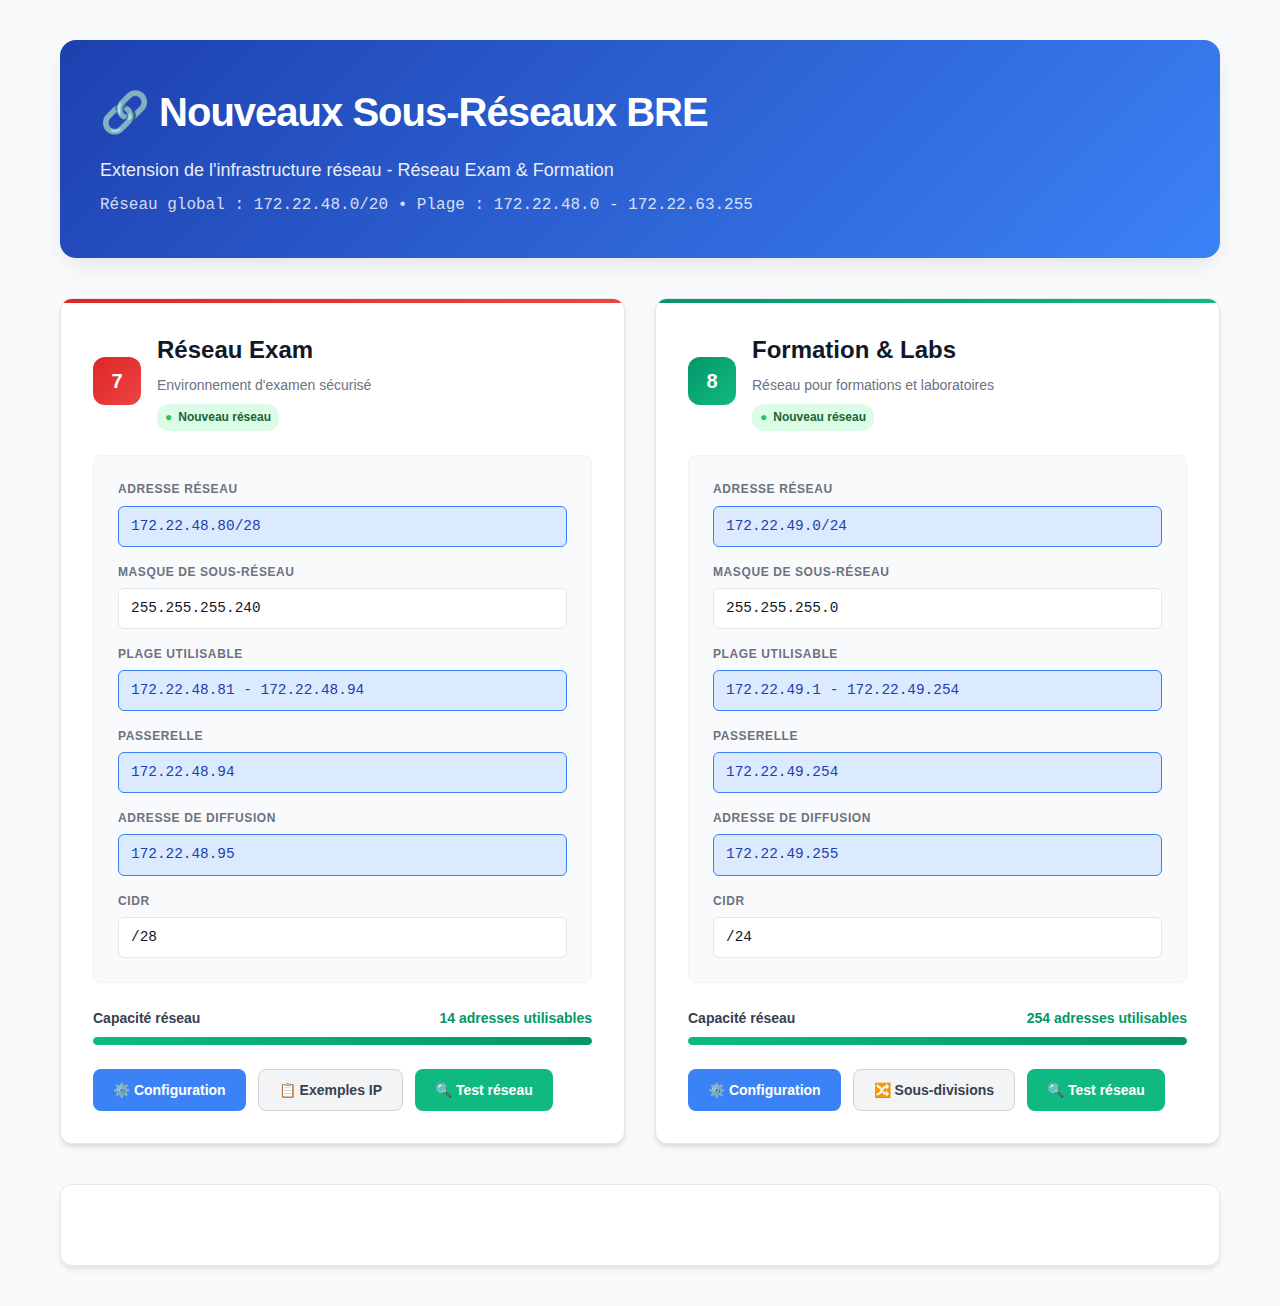
<file: reseau.html>
<!DOCTYPE html>
<html lang="fr">
<head>
    <meta charset="UTF-8">
    <meta name="viewport" content="width=device-width, initial-scale=1.0">
    <title>Nouveaux Sous-Réseaux BRE - Documentation Technique</title>
    <style>
        * {
            margin: 0;
            padding: 0;
            box-sizing: border-box;
        }

        body {
            font-family: 'Inter', -apple-system, BlinkMacSystemFont, 'Segoe UI', Roboto, sans-serif;
            line-height: 1.6;
            color: #1f2937;
            background: #f8fafc;
            min-height: 100vh;
        }

        .container {
            max-width: 1200px;
            margin: 0 auto;
            padding: 40px 20px;
        }

        .header {
            background: linear-gradient(135deg, #1e40af 0%, #3b82f6 100%);
            border-radius: 16px;
            padding: 40px;
            margin-bottom: 40px;
            color: white;
            box-shadow: 0 10px 25px -5px rgba(0, 0, 0, 0.1);
        }

        .header h1 {
            font-size: 2.5rem;
            font-weight: 700;
            margin-bottom: 12px;
            letter-spacing: -0.025em;
        }

        .header p {
            font-size: 1.125rem;
            opacity: 0.9;
            font-weight: 400;
        }

        .header .subtitle {
            font-size: 1rem;
            opacity: 0.8;
            margin-top: 8px;
            font-family: 'JetBrains Mono', monospace;
        }

        .network-grid {
            display: grid;
            grid-template-columns: repeat(auto-fit, minmax(500px, 1fr));
            gap: 30px;
            margin-bottom: 40px;
        }

        .network-card {
            background: white;
            border-radius: 12px;
            padding: 32px;
            box-shadow: 0 4px 6px -1px rgba(0, 0, 0, 0.1), 0 2px 4px -1px rgba(0, 0, 0, 0.06);
            border: 1px solid #e5e7eb;
            transition: all 0.3s ease;
            position: relative;
            overflow: hidden;
        }

        .network-card::before {
            content: '';
            position: absolute;
            top: 0;
            left: 0;
            right: 0;
            height: 4px;
            background: linear-gradient(90deg, #3b82f6, #1e40af);
        }

        .network-card:hover {
            transform: translateY(-4px);
            box-shadow: 0 20px 25px -5px rgba(0, 0, 0, 0.1), 0 10px 10px -5px rgba(0, 0, 0, 0.04);
        }

        .network-card.exam::before {
            background: linear-gradient(90deg, #dc2626, #ef4444);
        }

        .network-card.formation::before {
            background: linear-gradient(90deg, #059669, #10b981);
        }

        .network-header {
            display: flex;
            align-items: center;
            margin-bottom: 24px;
        }

        .network-icon {
            width: 48px;
            height: 48px;
            border-radius: 12px;
            display: flex;
            align-items: center;
            justify-content: center;
            font-weight: 700;
            font-size: 1.25rem;
            color: white;
            margin-right: 16px;
        }

        .exam .network-icon {
            background: linear-gradient(135deg, #dc2626, #ef4444);
        }

        .formation .network-icon {
            background: linear-gradient(135deg, #059669, #10b981);
        }

        .network-title {
            font-size: 1.5rem;
            font-weight: 600;
            color: #111827;
        }

        .network-subtitle {
            font-size: 0.875rem;
            color: #6b7280;
            margin-top: 4px;
        }

        .network-info {
            background: #f9fafb;
            padding: 24px;
            border-radius: 8px;
            margin-bottom: 24px;
            border: 1px solid #f3f4f6;
        }

        .info-grid {
            display: grid;
            grid-template-columns: repeat(auto-fit, minmax(250px, 1fr));
            gap: 16px;
        }

        .info-item {
            display: flex;
            flex-direction: column;
            gap: 6px;
        }

        .info-label {
            font-size: 0.75rem;
            font-weight: 600;
            color: #6b7280;
            text-transform: uppercase;
            letter-spacing: 0.05em;
        }

        .info-value {
            font-family: 'JetBrains Mono', 'Courier New', monospace;
            font-size: 0.9rem;
            color: #111827;
            font-weight: 500;
            background: white;
            padding: 8px 12px;
            border-radius: 6px;
            border: 1px solid #e5e7eb;
        }

        .info-value.highlight {
            background: #dbeafe;
            border-color: #3b82f6;
            color: #1e40af;
        }

        .capacity-section {
            margin-bottom: 24px;
        }

        .capacity-header {
            display: flex;
            justify-content: space-between;
            align-items: center;
            margin-bottom: 8px;
        }

        .capacity-label {
            font-size: 0.875rem;
            font-weight: 600;
            color: #374151;
        }

        .capacity-value {
            font-size: 0.875rem;
            font-weight: 600;
            color: #059669;
        }

        .capacity-bar {
            height: 8px;
            background: #f3f4f6;
            border-radius: 4px;
            overflow: hidden;
        }

        .capacity-fill {
            height: 100%;
            background: linear-gradient(90deg, #10b981, #059669);
            border-radius: 4px;
        }

        .btn-group {
            display: flex;
            gap: 12px;
            flex-wrap: wrap;
        }

        .btn {
            padding: 12px 20px;
            border: none;
            border-radius: 8px;
            font-size: 0.875rem;
            font-weight: 600;
            cursor: pointer;
            transition: all 0.2s ease;
            text-decoration: none;
            display: inline-flex;
            align-items: center;
            gap: 8px;
        }

        .btn-primary {
            background: #3b82f6;
            color: white;
        }

        .btn-primary:hover {
            background: #2563eb;
            transform: translateY(-1px);
        }

        .btn-secondary {
            background: #f3f4f6;
            color: #374151;
            border: 1px solid #d1d5db;
        }

        .btn-secondary:hover {
            background: #e5e7eb;
            transform: translateY(-1px);
        }

        .btn-success {
            background: #10b981;
            color: white;
        }

        .btn-success:hover {
            background: #059669;
            transform: translateY(-1px);
        }

        .documentation {
            background: white;
            border-radius: 12px;
            padding: 40px;
            box-shadow: 0 4px 6px -1px rgba(0, 0, 0, 0.1);
            border: 1px solid #e5e7eb;
            margin-top: 40px;
        }

        .documentation h2 {
            font-size: 1.875rem;
            font-weight: 700;
            color: #111827;
            margin-bottom: 24px;
            display: flex;
            align-items: center;
            gap: 12px;
        }

        .doc-section {
            margin-bottom: 32px;
            padding-bottom: 32px;
            border-bottom: 1px solid #f3f4f6;
        }

        .doc-section:last-child {
            border-bottom: none;
            margin-bottom: 0;
            padding-bottom: 0;
        }

        .doc-section h3 {
            font-size: 1.25rem;
            font-weight: 600;
            color: #111827;
            margin-bottom: 16px;
            display: flex;
            align-items: center;
            gap: 8px;
        }

        .doc-section ul {
            list-style: none;
            padding-left: 0;
        }

        .doc-section li {
            margin-bottom: 12px;
            padding-left: 24px;
            position: relative;
        }

        .doc-section li::before {
            content: '→';
            position: absolute;
            left: 0;
            color: #3b82f6;
            font-weight: 600;
        }

        .tech-specs {
            background: #f8fafc;
            padding: 24px;
            border-radius: 8px;
            margin-top: 16px;
        }

        .tech-specs h4 {
            font-size: 1rem;
            font-weight: 600;
            color: #374151;
            margin-bottom: 12px;
        }

        .spec-grid {
            display: grid;
            grid-template-columns: repeat(auto-fit, minmax(200px, 1fr));
            gap: 16px;
        }

        .spec-item {
            background: white;
            padding: 16px;
            border-radius: 6px;
            border: 1px solid #e5e7eb;
        }

        .spec-item strong {
            display: block;
            font-size: 0.75rem;
            color: #6b7280;
            text-transform: uppercase;
            letter-spacing: 0.05em;
            margin-bottom: 4px;
        }

        .spec-item span {
            font-family: 'JetBrains Mono', monospace;
            font-size: 0.875rem;
            color: #111827;
        }

        @media (max-width: 768px) {
            .container {
                padding: 20px 16px;
            }

            .header {
                padding: 24px;
            }

            .header h1 {
                font-size: 2rem;
            }

            .network-grid {
                grid-template-columns: 1fr;
            }

            .network-card {
                padding: 24px;
            }

            .btn-group {
                flex-direction: column;
            }

            .btn {
                justify-content: center;
            }
        }

        .status-badge {
            display: inline-flex;
            align-items: center;
            gap: 6px;
            padding: 4px 8px;
            border-radius: 12px;
            font-size: 0.75rem;
            font-weight: 600;
            background: #dcfce7;
            color: #166534;
            margin-top: 8px;
        }

        .status-badge::before {
            content: '●';
            color: #22c55e;
        }
    </style>
</head>
<body>
    <div class="container">
        <div class="header">
            <h1>🔗 Nouveaux Sous-Réseaux BRE</h1>
            <p>Extension de l'infrastructure réseau - Réseau Exam & Formation</p>
            <div class="subtitle">Réseau global : 172.22.48.0/20 • Plage : 172.22.48.0 - 172.22.63.255</div>
        </div>

        <div class="network-grid">
            <!-- Réseau Exam -->
            <div class="network-card exam">
                <div class="network-header">
                    <div class="network-icon">7</div>
                    <div>
                        <div class="network-title">Réseau Exam</div>
                        <div class="network-subtitle">Environnement d'examen sécurisé</div>
                        <div class="status-badge">Nouveau réseau</div>
                    </div>
                </div>

                <div class="network-info">
                    <div class="info-grid">
                        <div class="info-item">
                            <div class="info-label">Adresse réseau</div>
                            <div class="info-value highlight">172.22.48.80/28</div>
                        </div>
                        <div class="info-item">
                            <div class="info-label">Masque de sous-réseau</div>
                            <div class="info-value">255.255.255.240</div>
                        </div>
                        <div class="info-item">
                            <div class="info-label">Plage utilisable</div>
                            <div class="info-value highlight">172.22.48.81 - 172.22.48.94</div>
                        </div>
                        <div class="info-item">
                            <div class="info-label">Passerelle</div>
                            <div class="info-value highlight">172.22.48.94</div>
                        </div>
                        <div class="info-item">
                            <div class="info-label">Adresse de diffusion</div>
                            <div class="info-value highlight">172.22.48.95</div>
                        </div>
                        <div class="info-item">
                            <div class="info-label">CIDR</div>
                            <div class="info-value">/28</div>
                        </div>
                    </div>
                </div>

                <div class="capacity-section">
                    <div class="capacity-header">
                        <span class="capacity-label">Capacité réseau</span>
                        <span class="capacity-value">14 adresses utilisables</span>
                    </div>
                    <div class="capacity-bar">
                        <div class="capacity-fill" style="width: 100%"></div>
                    </div>
                </div>

                <div class="btn-group">
                    <button class="btn btn-primary" onclick="showExamConfig()">
                        ⚙️ Configuration
                    </button>
                    <button class="btn btn-secondary" onclick="showExamExamples()">
                        📋 Exemples IP
                    </button>
                    <button class="btn btn-success" onclick="testNetwork('exam')">
                        🔍 Test réseau
                    </button>
                </div>
            </div>

            <!-- Réseau Formation -->
            <div class="network-card formation">
                <div class="network-header">
                    <div class="network-icon">8</div>
                    <div>
                        <div class="network-title">Formation & Labs</div>
                        <div class="network-subtitle">Réseau pour formations et laboratoires</div>
                        <div class="status-badge">Nouveau réseau</div>
                    </div>
                </div>

                <div class="network-info">
                    <div class="info-grid">
                        <div class="info-item">
                            <div class="info-label">Adresse réseau</div>
                            <div class="info-value highlight">172.22.49.0/24</div>
                        </div>
                        <div class="info-item">
                            <div class="info-label">Masque de sous-réseau</div>
                            <div class="info-value">255.255.255.0</div>
                        </div>
                        <div class="info-item">
                            <div class="info-label">Plage utilisable</div>
                            <div class="info-value highlight">172.22.49.1 - 172.22.49.254</div>
                        </div>
                        <div class="info-item">
                            <div class="info-label">Passerelle</div>
                            <div class="info-value highlight">172.22.49.254</div>
                        </div>
                        <div class="info-item">
                            <div class="info-label">Adresse de diffusion</div>
                            <div class="info-value highlight">172.22.49.255</div>
                        </div>
                        <div class="info-item">
                            <div class="info-label">CIDR</div>
                            <div class="info-value">/24</div>
                        </div>
                    </div>
                </div>

                <div class="capacity-section">
                    <div class="capacity-header">
                        <span class="capacity-label">Capacité réseau</span>
                        <span class="capacity-value">254 adresses utilisables</span>
                    </div>
                    <div class="capacity-bar">
                        <div class="capacity-fill" style="width: 100%"></div>
                    </div>
                </div>

                <div class="btn-group">
                    <button class="btn btn-primary" onclick="showFormationConfig()">
                        ⚙️ Configuration
                    </button>
                    <button class="btn btn-secondary" onclick="showFormationSubnets()">
                        🔀 Sous-divisions
                    </button>
                    <button class="btn btn-success" onclick="testNetwork('formation')">
                        🔍 Test réseau
                    </button>
                </div>
            </div>
        </div>

        <div class="documentation">

            


    <script>
        function showExamConfig() {
            alert(`Configuration du Réseau Exam

🔧 Paramètres de configuration :
• Interface réseau : eth0
• Adresse IP : 172.22.48.8X/28
• Masque de sous-réseau : 255.255.255.240
• Passerelle par défaut : 172.22.48.94
• Serveurs DNS : Selon configuration réseau
• VLAN ID : À définir (ex: VLAN 107)

🛡️ Sécurité :
• Isolation complète des autres réseaux
• Règles de pare-feu restrictives
• Accès Internet limité si nécessaire
• Monitoring des connexions

📋 Usage recommandé :
• Postes d'examen isolés
• Serveur de supervision centralisée
• Contrôle d'accès strict
• Logging des activités`);
        }

        function showExamExamples() {
            alert(`Exemples d'attribution d'adresses IP - Réseau Exam

🖥️ Infrastructure :
• Passerelle/Routeur : 172.22.48.94
• Serveur d'examen : 172.22.48.81
• Serveur de supervision : 172.22.48.82
• Imprimante réseau : 172.22.48.83

👨‍🎓 Postes étudiants :
• Poste 1 : 172.22.48.84
• Poste 2 : 172.22.48.85
• Poste 3 : 172.22.48.86
• Poste 4 : 172.22.48.87
• Poste 5 : 172.22.48.88
• ...
• Poste 10 : 172.22.48.93

Total : 14 adresses utilisables`);
        }

        function showFormationConfig() {
            alert(`Configuration du Réseau Formation & Labs

🔧 Paramètres de configuration :
• Interface réseau : eth0
• Adresse IP : 172.22.49.X/24
• Masque de sous-réseau : 255.255.255.0
• Passerelle par défaut : 172.22.49.254
• Serveurs DNS : Selon configuration réseau
• VLAN ID : À définir (ex: VLAN 108)

🎯 Flexibilité :
• Réseau unique de 254 adresses
• Ou subdivision en plusieurs sous-réseaux
• Gestion centralisée des adresses IP
• DHCP pour attribution automatique

📚 Usage recommandé :
• Salles de formation multiples
• Laboratoires pratiques
• Environnements de test
• Projets étudiants`);
        }

        function showFormationSubnets() {
            alert(`Subdivisions possibles - Réseau Formation & Labs

📚 Option 1 - Salles de formation (/27) :
• Salle 1 : 172.22.49.0/27 (172.22.49.1-30)
• Salle 2 : 172.22.49.32/27 (172.22.49.33-62)
• Salle 3 : 172.22.49.64/27 (172.22.49.65-94)
• Salle 4 : 172.22.49.96/27 (172.22.49.97-126)
• ...jusqu'à 8 salles

🔬 Option 2 - Laboratoires (/28) :
• Lab 1 : 172.22.49.0/28 (172.22.49.1-14)
• Lab 2 : 172.22.49.16/28 (172.22.49.17-30)
• Lab 3 : 172.22.49.32/28 (172.22.49.33-46)
• ...jusqu'à 16 laboratoires

🖥️ Infrastructure commune :
• Serveurs : 172.22.49.200-220
• Équipements : 172.22.49.250-253
• Passerelle : 172.22.49.254`);
        }

        function testNetwork(type) {
            const networks = {
                'exam': '172.22.48.80/28',
                'formation': '172.22.49.0/24'
            };
            
            alert(`Test de connectivité pour ${networks[type]}

🔍 Tests recommandés :
• Ping vers la passerelle
• Test de résolution DNS
• Vérification de la connectivité inter-VLAN
• Test des règles de pare-feu
• Validation des performances réseau

⚠️ Note : Cette fonction nécessite une implémentation serveur pour des tests réels de ping/connectivité.

Commandes de test suggérées :
• ping ${type === 'exam' ? '172.22.48.94' : '172.22.49.254'}
• nslookup google.com
• traceroute 8.8.8.8`);
        }
    </script>
</body>
</html>
</file>
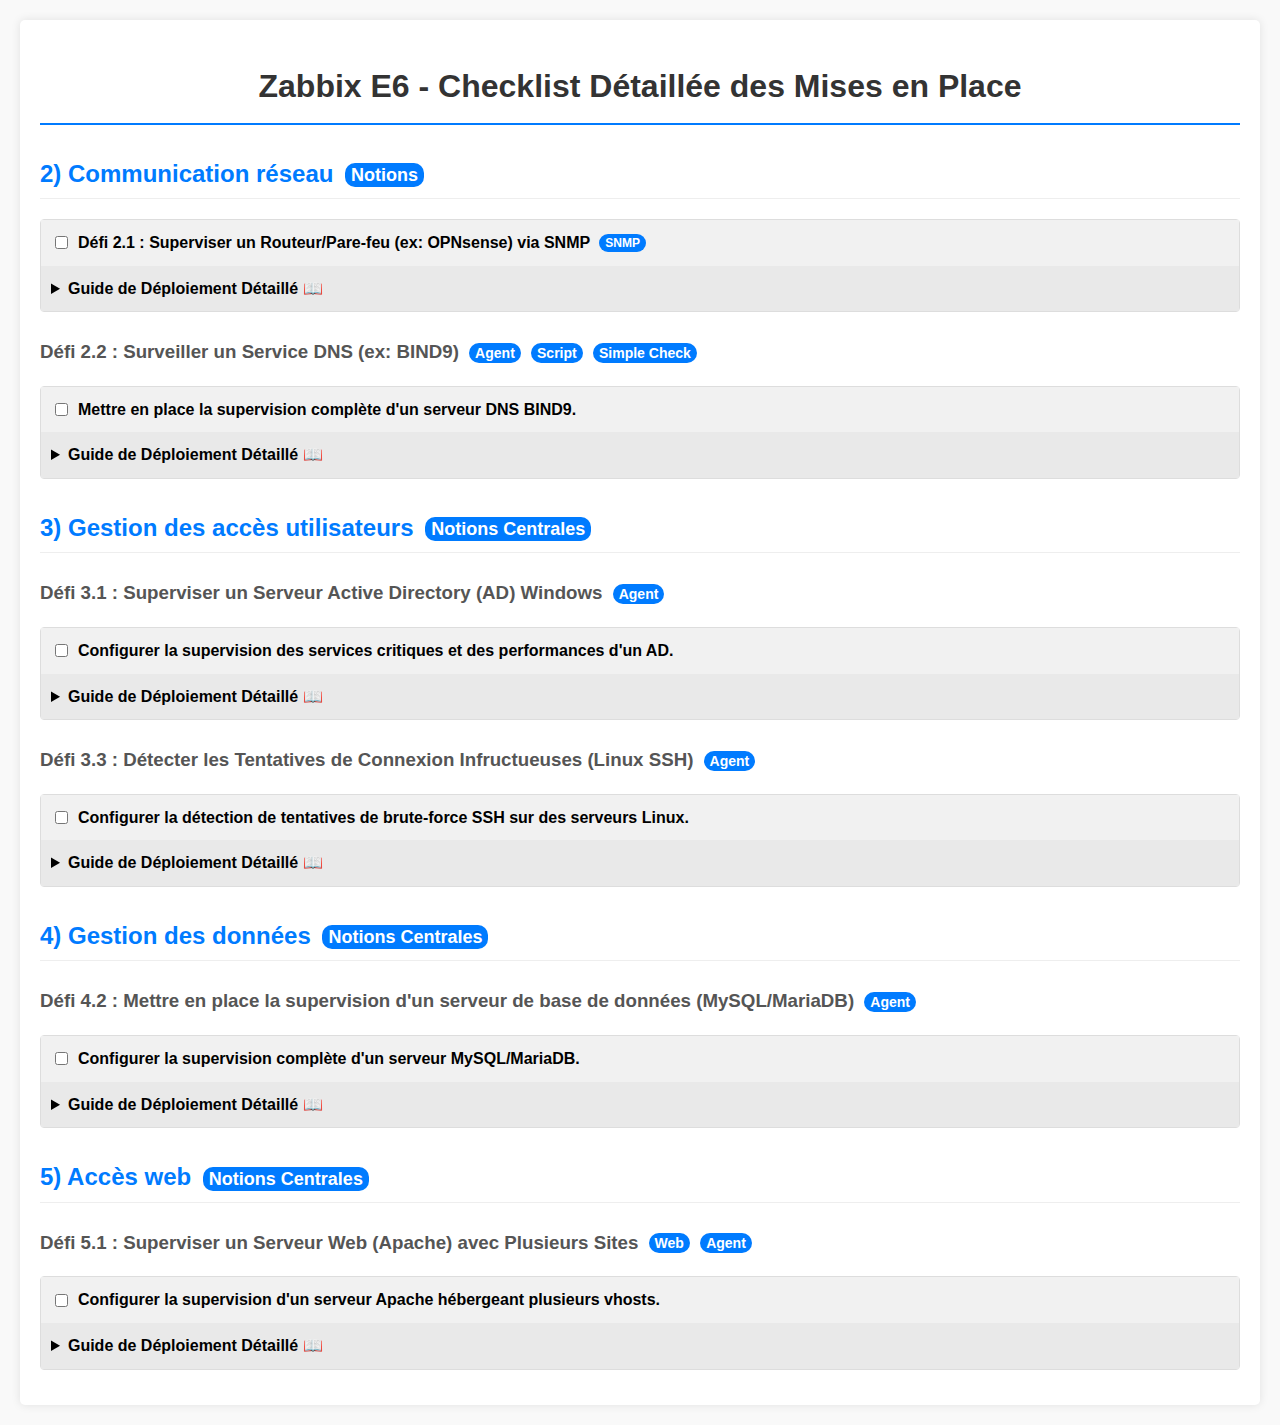
<file: zabbix.html>
<!DOCTYPE html>
<html lang="fr">
<head>
    <meta charset="UTF-8">
    <meta name="viewport" content="width=device-width, initial-scale=1.0">
    <title>Zabbix E6 - Checklist Détaillée des Mises en Place</title>
    <style>
        body { font-family: Arial, sans-serif; line-height: 1.6; margin: 20px; background-color: #f9f9f9; }
        .container { background-color: #fff; padding: 20px; border-radius: 5px; box-shadow: 0 0 10px rgba(0,0,0,0.1); }
        h1 { text-align: center; color: #333; border-bottom: 2px solid #007bff; padding-bottom: 10px; }
        h2 { color: #007bff; margin-top: 30px; border-bottom: 1px solid #eee; padding-bottom: 5px; }
        h3 { color: #555; margin-top: 25px; }
        .task-item { border: 1px solid #ddd; border-radius: 4px; margin-bottom: 15px; background-color: #fff; }
        .task-header { padding: 10px; background-color: #f1f1f1; display: flex; align-items: center; }
        input[type="checkbox"] { margin-right: 10px; }
        .task-title { font-weight: bold; }
        details { margin: 0; }
        summary { padding: 10px; background-color: #e9e9e9; cursor: pointer; font-weight: bold; outline: none; }
        .tutorial-content { padding: 15px; border-top: 1px solid #ddd; }
        .tutorial-content h4 { color: #0056b3; margin-top: 15px; }
        .code-block { background-color: #272822; color: #f8f8f2; padding: 10px; border-radius: 4px; margin: 10px 0; overflow-x: auto; position: relative; }
        .code-block pre { margin: 0; white-space: pre-wrap; word-break: break-all; font-size: 0.9em; }
        .copy-button { position: absolute; top: 5px; right: 5px; background-color: #555; color: white; border: none; padding: 3px 6px; border-radius: 3px; cursor: pointer; font-size: 0.8em; }
        .file-path-title { font-weight: bold; margin-top: 10px; display: block; }
        .file-path { font-family: monospace; background-color: #f0f0f0; padding: 2px 4px; border-radius: 3px; color: #c7254e; }
        .notes { background-color: #fffbe6; border-left: 3px solid #ffc107; padding: 10px; margin: 10px 0; font-size: 0.9em; }
        .badge { background-color: #007bff; color: white; padding: 2px 6px; border-radius: 10px; font-size: 0.75em; margin-left: 5px; vertical-align: middle;}
    </style>
</head>
<body>

    <div class="container">
        <h1>Zabbix E6 - Checklist Détaillée des Mises en Place</h1>

        <!-- Catégorie 2: Communication réseau -->
        <h2 id="cat2-title">2) Communication réseau <span class="badge">Notions</span></h2>

        <div class="task-item" id="task2-1">
            <div class="task-header">
                <input type="checkbox" onchange="toggleCompleted(this)">
                <span class="task-title">Défi 2.1 : Superviser un Routeur/Pare-feu (ex: OPNsense) via SNMP <span class="badge">SNMP</span></span>
            </div>
            <details>
                <summary>Guide de Déploiement Détaillé 📖</summary>
                <div class="tutorial-content">
                    <h4>🎯 Objectif Stratégique :</h4>
                    <p>Obtenir une télémétrie précise sur les performances, l'état des interfaces et la charge de ton équipement OPNsense pour anticiper les problèmes et comprendre les flux.</p>
                    
                    <h4>🗂️ Fichiers & Ports Clés :</h4>
                    <ul>
                        <li>OPNsense : Configuration SNMP via UI (<span class="file-path">Services ▷ SNMP</span>). Port UDP <span class="file-path">161</span>.</li>
                        <li>Zabbix Server/Proxy : <span class="file-path">/etc/snmp/snmp.conf</span> (pour MIBs). MIBs dans <span class="file-path">/usr/share/snmp/mibs/</span>.</li>
                    </ul>

                    <h4>🔩 Phase 1 : Activation et Configuration de l'Agent SNMP sur OPNsense</h4>
                    <p><strong>Pourquoi :</strong> Permettre à OPNsense d'exposer ses données de manière sécurisée à Zabbix.</p>
                    <ol>
                        <li>Interface OPNsense : <span class="file-path">Services ▷ SNMP ▷ Général</span>. Cocher "Activer le service SNMP".</li>
                        <li><strong>Pour SNMPv2c :</strong> Section "Communautés" ▷ "+ Ajouter". Nom : <code>MaCommunauteOpnSenseRO</code>. Réseaux sources : IP Zabbix (ex: <code>172.22.48.4/32</code>).</li>
                        <li><strong>Pour SNMPv3 (Recommandé) :</strong> Section "Utilisateurs" ▷ "+ Ajouter". Nom : <code>zbxUserSnmpV3</code>. Niveau : <code>authPriv</code>. Protocoles Auth (SHA-256) & Priv (AES-128) avec mots de passe robustes.</li>
                        <li>Appliquer.</li>
                    </ol>

                    <h4>🛠️ Phase 2 : Préparation du Collecteur Zabbix (Serveur ou Proxy)</h4>
                    <p><strong>Pourquoi :</strong> Donner à Zabbix les outils pour dialoguer en SNMP et comprendre les réponses.</p>
                    <ol>
                        <li>Sur le serveur/proxy Zabbix, installer les paquets SNMP :
                            <div class="code-block"><pre><code>sudo apt update && sudo apt install snmp snmp-mibs-downloader -y</code></pre><button class="copy-button" onclick="copyCode(this)">Copier</button></div>
                        </li>
                        <li>Télécharger les MIBs :
                            <div class="code-block"><pre><code>sudo download-mibs</code></pre><button class="copy-button" onclick="copyCode(this)">Copier</button></div>
                        </li>
                        <li>Dans <span class="file-path">/etc/snmp/snmp.conf</span>, commenter la ligne `mibs :` pour charger toutes les MIBs.</li>
                    </ol>

                    <h4>📊 Phase 3 : Création de l'Hôte Zabbix & Liaison du Template</h4>
                    <p><strong>Pourquoi :</strong> Enregistrer OPNsense dans Zabbix, spécifier le mode de communication et les données à collecter.</p>
                    <ol>
                        <li>Zabbix UI : <span class="file-path">Configuration ▷ Hôtes ▷ Créer hôte</span>.</li>
                        <li>Nom : <code>OPNsense-FW-Principal</code>. Groupe : <code>Pare-feux</code>.</li>
                        <li>Interface SNMP : IP OPNsense, port 161. Version SNMP (v2c ou v3) et identifiants correspondants (communauté via macro `{$SNMP_COMMUNITY}` ou détails v3).</li>
                        <li>Macros (onglet) : Si SNMPv2, `{$SNMP_COMMUNITY}` = <code>MaCommunauteOpnSenseRO</code>.</li>
                        <li>Templates (onglet) : Lier "Template OS FreeBSD SNMP" et/ou "Template Net Generic SNMPv2". Rechercher un template communautaire "OPNsense SNMP" pour plus de détails.</li>
                    </ol>
                    <div class="notes">L'icône SNMP de l'hôte doit passer au vert.</div>
                    <span class="notes">Notions E6 : Adressage IP, Routage, Supervision.</span>
                </div>
            </details>
        </div>
            
        <!-- Défi 2.2 -->
        <h3>Défi 2.2 : Surveiller un Service DNS (ex: BIND9) <span class="badge badge-agent">Agent</span> <span class="badge badge-script">Script</span> <span class="badge badge-simple">Simple Check</span></h3>
        <div class="task-item" id="task2-2">
            <div class="task-header">
                <input type="checkbox" onchange="toggleCompleted(this)">
                <span class="task-title">Mettre en place la supervision complète d'un serveur DNS BIND9.</span>
            </div>
            <details>
                <summary>Guide de Déploiement Détaillé 📖</summary>
                <div class="tutorial-content">
                    <h4>🎯 Objectif Stratégique :</h4>
                    <p>Valider en continu la disponibilité, la performance et la correction des réponses du service DNS BIND9.</p>
                    <h4>🗂️ Fichiers & Ports Clés (BIND9 sur Linux Debian/Ubuntu) :</h4>
                    <ul>
                        <li>Config BIND : <span class="file-path">/etc/bind/named.conf</span> (et <span class="file-path">named.conf.options</span>, <span class="file-path">named.conf.local</span>). Processus : `named`.</li>
                        <li>Logs : Souvent via syslog (<span class="file-path">/var/log/syslog</span>) ou dans <span class="file-path">/var/log/bind/</span>. Port : UDP/TCP <span class="file-path">53</span>.</li>
                        <li>Stats BIND (si `statistics-channels` activé) : Port HTTP (ex: <span class="file-path">8053</span>). Fichier de stats `rndc`: <span class="file-path">named.stats</span>.</li>
                    </ul>

                    <h4>🔩 Phase 1 : Supervision de Base du Service BIND9</h4>
                    <p><strong>Pourquoi :</strong> Vérifier si le processus BIND est actif et si le serveur répond sur le port DNS.</p>
                    <ol>
                        <li><strong>Via Agent Zabbix (sur le serveur DNS) :</strong>
                            <ul>
                                <li>Item : `Service BIND Process`. Clé : `proc.num[named,,,]`. Trigger si `last(...) = 0`.</li>
                            </ul>
                        </li>
                        <li><strong>Via Simple Check (depuis Zabbix Server/Proxy) :</strong>
                            <ul>
                                <li>Item : `DNS Port UDP Check`. Clé : `net.udp.service[dns,{$DNS_SERVER_IP},53]`. Trigger si `last(...) = 0`. <div class="notes">{$DNS_SERVER_IP} est une macro d'hôte.</div></li>
                                <li>Item : `DNS Port TCP Perf`. Clé : `net.tcp.service.perf[dns,{$DNS_SERVER_IP},53]`. Trigger si `avg(...,5m) > 0.15` (150ms).</li>
                            </ul>
                        </li>
                    </ol>

                    <h4>🌐 Phase 2 : Tests de Résolution DNS</h4>
                    <p><strong>Pourquoi :</strong> S'assurer que le DNS résout correctement les noms demandés.</p>
                    <ol>
                        <li><strong>Item (Simple Check) :</strong>
                            <ul>
                                <li>Nom : `DNS Lookup - intranet.local`. Clé : `net.dns.record[{$DNS_SERVER_IP},intranet.local,A,3,2]`. Type info : `Texte`.</li>
                            </ul>
                        </li>
                        <li><strong>Trigger (Échec ou IP incorrecte) :</strong>
                            <ul>
                                <li>Expression (si IP attendue `192.168.1.10`) : <code>last(/Zabbix server/net.dns.record[...])<>"192.168.1.10"</code>.</li>
                            </ul>
                        </li>
                    </ol>

                    <h4>📜 Phase 3 : Surveillance des Logs BIND9 (Agent Zabbix)</h4>
                    <p><strong>Pourquoi :</strong> Détecter les erreurs internes non visibles par des tests externes.</p>
                    <ol>
                        <li>Configurer BIND pour loguer les erreurs (ex: dans `named.conf.options`).</li>
                        <li><strong>Item Agent (actif) :</strong>
                            <ul>
                                <li>Nom : `BIND Log Errors`. Clé : `logrt["/var/log/bind/bind.log","(error|critical|failed|REFUSED|zone.*not loaded)",UTF-8,,,skip]`.</li>
                                <li>Trigger si `count(...,5m)>0`.</li>
                            </ul>
                        </li>
                    </ol>
                    
                    <h4>✨ Phase 4 : (Avancé) Statistiques BIND9 via `rndc stats` ou `statistics-channels`</h4>
                    <p><strong>Pourquoi :</strong> Accéder à des métriques de performance détaillées (requêtes/sec, erreurs, cache).</p>
                    <ol>
                        <li><strong>Via `rndc stats` (UserParameter sur Agent Zabbix) :</strong>
                            <ul>
                                <li>Configurer `controls{}` dans `named.conf` pour autoriser `rndc`.</li>
                                <li>Le script UserParameter exécute `rndc stats` et parse <span class="file-path">named.stats</span> pour extraire des compteurs (QUERY, NXDOMAIN, SERVFAIL).</li>
                                <li>Item Zabbix : Clé ex: `bind.metric[QUERY]`.</li>
                            </ul>
                        </li>
                        <li><strong>Via `statistics-channels` (Item HTTP Agent Zabbix) :</strong>
                            <ul>
                                <li>Activer dans `named.conf` (port HTTP, accès restreint).</li>
                                <li>Item Zabbix `HTTP agent` interroge l'URL des stats (ex: `http://localhost:8053/json/v1/server`).</li>
                                <li>Utiliser le prétraitement JSONPath pour extraire les compteurs.</li>
                                <div class="notes">Le template "BIND DNS server by Zabbix agent 2" gère souvent cela.</div>
                            </ul>
                        </li>
                        <li>Triggers sur augmentations anormales des erreurs ou variations de trafic.</li>
                    </ol>
                    <span class="notes">Notions E6 : DNS, Adressage IP, Supervision.</span>
                </div>
            </details>
        </div>
        </section> <!-- Fin Catégorie 2 -->


        <!-- Catégorie 3: Gestion des accès utilisateurs -->
        <section class="cat3-defi">
            <h2 id="cat3-title">3) Gestion des accès utilisateurs <span class="badge">Notions Centrales</span></h2>
            
            <!-- Défi 3.1 -->
            <h3>Défi 3.1 : Superviser un Serveur Active Directory (AD) Windows <span class="badge badge-agent">Agent</span></h3>
            <div class="task-item" id="task3-1">
                <div class="task-header">
                    <input type="checkbox" onchange="applyCategoryColor(this, 'task3-1', 'var(--cat3-color)')">
                    <span class="task-title">Configurer la supervision des services critiques et des performances d'un AD.</span>
                </div>
                <details>
                    <summary style="color:var(--cat3-color);">Guide de Déploiement Détaillé 📖</summary>
                    <div class="tutorial-content">
                        <h4 style="color:var(--cat3-color);">🎯 Objectif Stratégique :</h4>
                        <p>Garantir la disponibilité et la réactivité des services d'annuaire Active Directory, surveiller la réplication, les authentifications et détecter les problèmes de sécurité.</p>
                        <h4 style="color:var(--cat3-color);">🗂️ Éléments Clés Windows Server (AD DS) :</h4>
                        <ul>
                            <li>Services : <span class="file-path">NTDS</span> (AD DS), <span class="file-path">Kdc</span> (Kerberos), <span class="file-path">NetLogon</span>, <span class="file-path">DNS Server</span> (si DC=DNS), <span class="file-path">DFSR</span> (Réplication DFS).</li>
                            <li>Journaux d'événements : <span class="file-path">System</span>, <span class="file-path">Security</span>, <span class="file-path">Directory Service</span>, <span class="file-path">DFS Replication</span>, <span class="file-path">DNS Server</span>.</li>
                            <li>Compteurs de performance : Objets `NTDS` (réplication, LDAP), `Security System-Wide Statistics` (Kerberos, NTLM), `LogicalDisk` (pour le disque NTDS.DIT).</li>
                            <li>Base de données AD : <span class="file-path">%SYSTEMROOT%\NTDS\NTDS.DIT</span>.</li>
                        </ul>
                        <h4 style="color:var(--cat3-color);">🔩 Phase 1 : Installation Agent Zabbix & Application Templates</h4>
                        <p><strong>Pourquoi :</strong> L'agent collecte les données locales, les templates structurent cette collecte pour AD.</p>
                        <ol>
                            <li>Installer Zabbix Agent (ou Agent 2, recommandé pour les fonctionnalités Windows) sur chaque Contrôleur de Domaine (DC). Configurer `Server`, `ServerActive`, `Hostname` dans <span class="file-path">zabbix_agentd.conf</span>.</li>
                            <li>Autoriser le port `10050/TCP` (et `10051/TCP` si checks actifs serveur) dans le Pare-feu Windows.</li>
                            <li>Zabbix UI : Créer l'hôte du DC. Lier "Template OS Windows by Zabbix agent" ET "Template App Windows Active Directory DC by Zabbix agent" (ou version Agent 2).</li>
                        </ol>
                        <h4 style="color:var(--cat3-color);">🛠️ Phase 2 : Items & Triggers Clés (via Template ou à ajouter)</h4>
                        <ol>
                            <li><strong>Services Windows Critiques (Items `service.state[<nom_service>]`) :</strong> `NTDS`, `Kdc`, `NetLogon`, `DNS Server`, `DFSR`. Trigger si état != `0` (Running). Sévérité: `Désastre`.</li>
                            <li><strong>Réplication AD (Compteurs `perf_counter_en["<chemin_compteur>"]`) :</strong>
                                <div class="code-block"><pre><code>\NTDS\DRA Pending Replication Synchronizations</code></pre><button class="copy-button" onclick="copyCode(this,'var(--cat3-color)')">Copier</button></div>
                                Trigger si > 5 pendant 15min. Sévérité: `Haute`.
                            </li>
                            <li><strong>Authentification & Performance LDAP (Compteurs `perf_counter_en[]`) :</strong>
                                <div class="code-block"><pre><code>\Security System-Wide Statistics\Kerberos Authentications/sec
\NTDS\LDAP Bind Time
\NTDS\LDAP Client Sessions</code></pre><button class="copy-button" onclick="copyCode(this,'var(--cat3-color)')">Copier</button></div>
                                Trigger sur `LDAP Bind Time` élevé (>100ms).
                            </li>
                            <li><strong>Journaux d'Événements (`eventlog[]`) :</strong>
                                <ul>
                                    <li>`Directory Service`: Filtrer sur erreurs de réplication (ID 1311, 1864, 2089).</li>
                                    <li>`Security`: Échecs de connexion (ID 4625), Comptes verrouillés (ID 4740). Trigger sur occurrences multiples.</li>
                                </ul>
                            </li>
                            <li><strong>Test de Port LDAP (Simple Check `net.tcp.service[ldap,{$AD_DC_IP},389]`) :</strong> Vérifie la réponse du service LDAP.</li>
                            <li><strong>(Avancé) `dcdiag` (UserParameter) :</strong>
                                <div class="code-block"><pre><code>UserParameter=ad.dcdiag.status,powershell -NoProfile -Command "if ((dcdiag /q) -match 'failed test') { Write-Host 1 } else { Write-Host 0 }"</code></pre><button class="copy-button" onclick="copyCode(this,'var(--cat3-color)')">Copier</button></div>
                                Trigger si = 1.
                            </li>
                        </ol>
                        <span class="notes">Notions E6 : Mise en place d’un annuaire, Accès aux services, Supervision.</span>
                    </div>
                </details>
            </div>

            <!-- Défi 3.3 -->
            <h3>Défi 3.3 : Détecter les Tentatives de Connexion Infructueuses (Linux SSH) <span class="badge badge-agent">Agent</span></h3>
            <div class="task-item" id="task3-3">
               <div class="task-header">
                    <input type="checkbox" onchange="applyCategoryColor(this, 'task3-3', 'var(--cat3-color)')">
                    <span class="task-title">Configurer la détection de tentatives de brute-force SSH sur des serveurs Linux.</span>
                </div>
                <details>
                    <summary style="color:var(--cat3-color);">Guide de Déploiement Détaillé 📖</summary>
                    <div class="tutorial-content">
                        <h4 style="color:var(--cat3-color);">🎯 Objectif Stratégique :</h4>
                        <p>Identifier rapidement les tentatives d'accès SSH non autorisé par force brute pour permettre une réaction.</p>
                        <h4 style="color:var(--cat3-color);">🗂️ Fichiers Clés (Linux) :</h4>
                        <ul>
                            <li>Logs SSH : <span class="file-path">/var/log/auth.log</span> (Debian/Ubuntu) ou <span class="file-path">/var/log/secure</span> (RHEL/CentOS).</li>
                        </ul>
                        <h4 style="color:var(--cat3-color);">🔩 Phase 1 : Item Zabbix pour Compter les Échecs (Agent Actif)</h4>
                        <p><strong>Pourquoi :</strong> L'agent lit activement le log et compte les échecs sur une fenêtre de temps.</p>
                        <ol>
                            <li><strong>Item :</strong>
                                <ul>
                                    <li>Nom : `SSH - Tentatives de connexion échouées (5 min)`</li>
                                    <li>Type : `Agent Zabbix (actif)`</li>
                                    <li>Clé : <code>log.count["/var/log/auth.log","Failed password for (invalid user )?.* from \S+","UTF-8,5m]</code>
                                    <div class="notes">Adaptez chemin et regex. `5m` compte sur les 5 dernières minutes.</li>
                                    <li>Type d'info : `Numérique (non signé)`. Intervalle : `1m`.</li>
                                </ul>
                            </li>
                        </ol>
                        <h4 style="color:var(--cat3-color);">🛠️ Phase 2 : Trigger Zabbix pour Alerter</h4>
                        <p><strong>Pourquoi :</strong> Déclencher une alerte si le nombre d'échecs dépasse un seuil.</p>
                        <ol>
                            <li><strong>Trigger :</strong>
                                <ul>
                                    <li>Nom : `🚨 ALERTE : Multiples échecs SSH sur {HOST.NAME}`</li>
                                    <li>Sévérité : `Haute`.</li>
                                    <li>Expression : <code>last(/ServeurLinux/log.count[...]) > 10</code> (Alerte si > 10 échecs / 5min).</li>
                                    <li>Génération OK : `Expression`, Rétablissement OK : `last(...) <= 5`.</li>
                                </ul>
                            </li>
                        </ol>
                        <div class="notes">Pour identifier l'IP source, un item `logrt[]` avec prétraitement Regex pour extraire l'IP est nécessaire (plus avancé).</div>
                        <span class="notes">Notions E6 : Accès aux postes de travail (serveurs), Sécurité, Supervision.</span>
                    </div>
                </details>
            </div>
        </section> <!-- Fin Catégorie 3 -->

        <!-- Catégorie 4: Gestion des données -->
        <section class="cat4-defi">
            <h2 id="cat4-title">4) Gestion des données <span class="badge">Notions Centrales</span></h2>
            
            <!-- Défi 4.2 -->
            <h3>Défi 4.2 : Mettre en place la supervision d'un serveur de base de données (MySQL/MariaDB) <span class="badge badge-agent">Agent</span></h3>
            <div class="task-item" id="task4-2">
                <div class="task-header">
                    <input type="checkbox" onchange="applyCategoryColor(this, 'task4-2', 'var(--cat4-color)')">
                    <span class="task-title">Configurer la supervision complète d'un serveur MySQL/MariaDB.</span>
                </div>
                <details>
                    <summary style="color:var(--cat4-color);">Guide de Déploiement Détaillé 📖</summary>
                    <div class="tutorial-content">
                        <h4 style="color:var(--cat4-color);">🎯 Objectif Stratégique :</h4>
                        <p>Surveiller la disponibilité, les performances, l'utilisation des ressources et l'état des sauvegardes d'un serveur MySQL/MariaDB.</p>
                        <h4 style="color:var(--cat4-color);">🗂️ Fichiers Clés (MySQL/MariaDB sur Linux) :</h4>
                        <ul>
                            <li>Config : <span class="file-path">/etc/mysql/my.cnf</span> ou <span class="file-path">/etc/my.cnf.d/</span>. Socket : <span class="file-path">/var/run/mysqld/mysqld.sock</span>.</li>
                            <li>Logs d'erreur : Défini par `log_error` dans `my.cnf`.</li>
                            <li>Fichier d'identifiants Zabbix : <span class="file-path">/etc/zabbix/zabbix_agentd.d/.my.cnf</span>.</li>
                        </ul>
                        <h4 style="color:var(--cat4-color);">🔩 Phase 1 : Utilisateur MySQL/MariaDB pour Zabbix</h4>
                        <p><strong>Pourquoi :</strong> Zabbix a besoin d'un accès sécurisé à la BDD pour lire les métriques.</p>
                        <ol>
                            <li>Créer l'utilisateur `zabbix_monitor` avec les droits `PROCESS, SHOW DATABASES, SELECT ON performance_schema.*`.
                            <div class="code-block"><pre><code>CREATE USER 'zabbix_monitor'@'localhost' IDENTIFIED BY 'MotDePasseSolide';
GRANT PROCESS, SHOW DATABASES ON *.* TO 'zabbix_monitor'@'localhost';
GRANT SELECT ON performance_schema.* TO 'zabbix_monitor'@'localhost';
FLUSH PRIVILEGES;</code></pre><button class="copy-button" onclick="copyCode(this,'var(--cat4-color)')">Copier</button></div></li>
                            <li>Créer <span class="file-path">/etc/zabbix/zabbix_agentd.d/.my.cnf</span> avec les identifiants. Sécuriser avec `chmod 600`.</li>
                        </ol>
                        <h4 style="color:var(--cat4-color);">🛠️ Phase 2 : Application Template Zabbix (Agent 2 Recommandé)</h4>
                        <ol>
                            <li>Installer Zabbix Agent 2 sur le serveur BDD.</li>
                            <li>Zabbix UI : Lier "Template DB MySQL by Zabbix agent 2" à l'hôte.</li>
                            <li>Configurer macros : `{$MYSQL.DSN}` (ex: `tcp://localhost:3306`), `{$MYSQL.USER}`, `{$MYSQL.PASSWORD}` (ou laisser l'agent utiliser `.my.cnf`).</li>
                        </ol>
                        <h4 style="color:var(--cat4-color);">📊 Phase 3 : Items & Triggers Essentiels (via Template)</h4>
                        <ol>
                            <li><strong>Disponibilité :</strong> Item `mysql.ping[{$MYSQL.DSN}]`. Trigger si = 0 (Sévérité: `Désastre`). Item `mysql.uptime[{$MYSQL.DSN}]`.</li>
                            <li><strong>Performance :</strong> Items `mysql.queries[{$MYSQL.DSN},Slow_queries]`, `mysql.connections[{$MYSQL.DSN},Threads_connected]`, `mysql.innodb.buffer_pool_pages_util[{$MYSQL.DSN}]` (% util.). Triggers sur augmentation `Slow_queries`, `Threads_connected` proche de `max_connections`, faible `% buffer_pool_util`.</li>
                            <li><strong>Supervision Sauvegardes (Exemple via fichier statut) :</strong>
                                <ul>
                                    <li>Script de backup crée/modifie <span class="file-path">/var/log/backup_mysql_status.txt</span> avec "OK" ou "ERROR".</li>
                                    <li>Item Agent : `vfs.file.regexp[/var/log/backup_mysql_status.txt,^OK$,,,1]` (1 si OK).</li>
                                    <li>Item Agent : `vfs.file.time[/var/log/backup_mysql_status.txt,modify]` (Timestamp).</li>
                                    <li>Trigger 1 : Si `vfs.file.regexp` = 0. Trigger 2 : Si `vfs.file.time` inchangé > 25h.</li>
                                </ul>
                            </li>
                        </ol>
                        <span class="notes">Notions E6 : Mise en place d’un service de base de données, Sauvegarde de bases de données, Supervision.</span>
                    </div>
                </details>
            </div>
        </section> <!-- Fin Catégorie 4 -->

        <!-- Catégorie 5: Accès web -->
        <section class="cat5-defi">
            <h2 id="cat5-title">5) Accès web <span class="badge">Notions Centrales</span></h2>
            
            <!-- Défi 5.1 -->
            <h3>Défi 5.1 : Superviser un Serveur Web (Apache) avec Plusieurs Sites <span class="badge badge-web">Web</span> <span class="badge badge-agent">Agent</span></h3>
            <div class="task-item" id="task5-1">
                <div class="task-header">
                    <input type="checkbox" onchange="applyCategoryColor(this, 'task5-1', 'var(--cat5-color)')">
                    <span class="task-title">Configurer la supervision d'un serveur Apache hébergeant plusieurs vhosts.</span>
                </div>
                <details>
                    <summary style="color:var(--cat5-color);">Guide de Déploiement Détaillé 📖</summary>
                    <div class="tutorial-content">
                        <h4 style="color:var(--cat5-color);">🎯 Objectif Stratégique :</h4>
                        <p>Assurer la disponibilité et la performance de chaque site web hébergé (vhost), ainsi que la santé globale du serveur Apache.</p>
                        <h4 style="color:var(--cat5-color);">🗂️ Fichiers & Ports Clés (Apache sur Linux Debian/Ubuntu) :</h4>
                        <ul>
                            <li>Config principale : <span class="file-path">/etc/apache2/apache2.conf</span>. Vhosts : <span class="file-path">/etc/apache2/sites-available/</span> et <span class="file-path">sites-enabled/</span>.</li>
                            <li>Module Status (`mod_status`) : Activer via `sudo a2enmod status`. Configurer l'accès à `/server-status` (ex: `Require local`).</li>
                            <li>Logs : <span class="file-path">/var/log/apache2/error.log</span> (global), logs d'accès/erreur par vhost (ex: <span class="file-path">/var/log/apache2/site1_error.log</span>).</li>
                            <li>Ports : HTTP <span class="file-path">80</span>, HTTPS <span class="file-path">443</span>. Processus : `apache2` (ou `httpd`).</li>
                        </ul>
                        <h4 style="color:var(--cat5-color);">🔩 Phase 1 : Supervision du Service Apache Global (Agent Zabbix)</h4>
                        <p><strong>Pourquoi :</strong> Vérifier que le serveur web lui-même fonctionne et n'est pas surchargé.</p>
                        <ol>
                            <li><strong>Processus Apache :</strong> Item `proc.num[apache2,,,]`. Trigger si = 0.</li>
                            <li><strong>Utilisation de `mod_status` (via Template "Apache by Zabbix agent" ou "HTTPD by Zabbix agent 2") :</strong>
                                <ul>
                                    <li>S'assurer que `mod_status` est activé et accessible (ex: `http://localhost/server-status?auto`).</li>
                                    <li>Lier le template Zabbix à l'hôte du serveur web.</li>
                                    <li>Configurer les macros du template : `{$APACHE.STATUS.PORT}` (ex: 80), `{$APACHE.STATUS.PATH}` (ex: server-status?auto).</li>
                                    <li>Items clés collectés : `apache.busy_workers`, `apache.idle_workers`, `apache.requests_per_second`, `apache.kbytes_per_second`.</li>
                                    <li>Triggers sur : Trop peu de workers idle, charge de requêtes trop élevée, etc.</li>
                                </ul>
                            </li>
                            <li><strong>Logs d'Erreur Apache Globaux :</strong>
                                <ul>
                                    <li>Item : `logrt[/var/log/apache2/error.log,"(emerg|alert|crit|error)",UTF-8,,,skip]`
                                    <div class="notes">Rechercher les erreurs critiques. Ignorer les "notice" ou "warn" fréquents si non pertinents.</div></li>
                                    <li>Trigger si `count(...,5m)>0`.</li>
                                </ul>
                            </li>
                        </ol>
                        <h4 style="color:var(--cat5-color);">🌐 Phase 2 : Supervision Web pour Chaque Site/Vhost (Scénarios Web Zabbix)</h4>
                        <p><strong>Pourquoi :</strong> Vérifier que chaque site individuel répond correctement, rapidement et avec le bon contenu.</p>
                        <p>Pour chaque vhost critique (ex: `site1.lycee.fr`, `intranet.lycee.fr`) :</p>
                        <ol>
                            <li>Sur l'hôte Zabbix du serveur web (ou un hôte "Applications Web") : <span class="file-path">Configuration ▷ Hôtes ▷ [Votre Serveur Web] ▷ Scénarios Web ▷ Créer un scénario web</span>.</li>
                            <li><strong>Nom du Scénario :</strong> Ex: `Check Web - site1.lycee.fr`</li>
                            <li><strong>Application :</strong> Ex: `Web checks - Site1`</li>
                            <li><strong>Intervalle de mise à jour :</strong> `1m` (ou `30s` pour les sites très critiques).</li>
                            <li><strong>Onglet "Étapes" :</strong> Cliquer sur "Ajouter".
                                <ul>
                                    <li><strong>Nom de l'étape :</strong> `Accueil site1 - Vérification contenu`</li>
                                    <li><strong>URL :</strong> `http://site1.lycee.fr` (ou `https://` si applicable).</li>
                                    <li><strong>Variables (optionnel) :</strong> Pour POST, cookies, etc.</li>
                                    <li><strong>Timeout :</strong> `10s` (ajuster).</li>
                                    <li><strong>Codes de statut requis :</strong> `200` (pour HTTP OK).</li>
                                    <li><strong>Chaîne requise :</strong> Un texte spécifique et unique présent sur la page d'accueil du site1 pour valider que le bon contenu est servi (ex: "© Lycée XYZ 2024").</li>
                                </ul>
                                <div class="notes">Ajouter d'autres étapes si besoin pour simuler une navigation, un formulaire de connexion (plus complexe, nécessite de gérer les sessions/cookies).</div>
                            </li>
                            <li><strong>Triggers pour ce Scénario Web (créés automatiquement ou à créer manuellement sur les items générés) :</strong>
                                <ul>
                                    <li>**Disponibilité :** Basé sur l'item `web.test.fail[<Nom du Scénario Web>]`. Trigger si `last(...) = 1` (signifie qu'une étape a échoué). Sévérité : `Haute`.</li>
                                    <li>**Performance (Temps de réponse) :** Basé sur `web.test.time[<Nom du Scénario Web>,<Nom de l'étape>,resp]`. Trigger si `avg(...,5m) > 2` (si > 2 secondes). Sévérité : `Avertissement`.</li>
                                    <li>**Contenu :** L'échec de la "Chaîne requise" est inclus dans `web.test.fail`. Si vous voulez une alerte spécifique, il faut vérifier l'item `web.test.error[<Nom du Scénario Web>]` pour un message d'erreur lié au contenu.</li>
                                </ul>
                            </li>
                            <li>Répéter ce processus pour chaque vhost important.</li>
                        </ol>
                        <span class="notes">Notions E6 : Hébergement de différents sites, Accès aux sites hébergés, Supervision.</span>
                    </div>
                </details>
            </div>
        </section> <!-- Fin Catégorie 5 -->
        
        <!-- Catégorie 7 (Gestion Parc) est retirée car tous ses défis ont été supprimés -->

    </div>

    <script>
        // JavaScript (applyCategoryColor, copyCode, IntersectionObserver) - INCHANGÉ
        function applyCategoryColor(checkbox, taskId, categoryColorVarString) {
            const taskItem = document.getElementById(taskId);
            if (!taskItem) return;

            const detailsElement = taskItem.querySelector('details');
            const summaryElement = detailsElement ? detailsElement.querySelector('summary') : null;
            const h4Elements = detailsElement ? detailsElement.querySelectorAll('.tutorial-content h4') : [];
            const notesElements = detailsElement ? detailsElement.querySelectorAll('.tutorial-content .notes') : [];
            const copyButtons = detailsElement ? detailsElement.querySelectorAll('.copy-button') : [];

            const categoryColor = getComputedStyle(document.documentElement).getPropertyValue(categoryColorVarString).trim();
            const successColor = getComputedStyle(document.documentElement).getPropertyValue('--secondary-accent').trim();
            
            checkbox.style.accentColor = checkbox.checked ? successColor : categoryColor;

            if (checkbox.checked) {
                taskItem.classList.add('completed');
                taskItem.style.borderLeftColor = successColor; 
                if (summaryElement) summaryElement.style.color = successColor;
                if (summaryElement && summaryElement.style) summaryElement.style.setProperty('--dynamic-summary-before-color', successColor);
                h4Elements.forEach(h4 => h4.style.color = successColor);
                notesElements.forEach(note => note.style.borderLeftColor = successColor);
                copyButtons.forEach(btn => btn.style.backgroundColor = successColor);
            } else {
                taskItem.classList.remove('completed');
                taskItem.style.borderLeftColor = ''; 
                 if (summaryElement) summaryElement.style.color = categoryColor;
                 if (summaryElement && summaryElement.style) summaryElement.style.setProperty('--dynamic-summary-before-color', categoryColor);
                h4Elements.forEach(h4 => h4.style.color = categoryColor);
                notesElements.forEach(note => note.style.borderLeftColor = categoryColor);
                copyButtons.forEach(btn => btn.style.backgroundColor = categoryColor);
            }
        }
        
        document.addEventListener('DOMContentLoaded', () => {
            document.querySelectorAll('.task-item').forEach(item => {
                const checkbox = item.querySelector('input[type="checkbox"]');
                const onchangeAttr = checkbox.getAttribute('onchange');
                const match = onchangeAttr.match(/applyCategoryColor\(this, '[^']+', '(var\(--cat\d-color\))'\)/);
                
                if (match && match[1]) {
                    const categoryColorVar = match[1];
                    const categoryColor = getComputedStyle(document.documentElement).getPropertyValue(categoryColorVar).trim();

                    const detailsElement = item.querySelector('details');
                    const summaryElement = detailsElement ? detailsElement.querySelector('summary') : null;
                    const h4Elements = detailsElement ? detailsElement.querySelectorAll('.tutorial-content h4') : [];
                    const notesElements = detailsElement ? detailsElement.querySelectorAll('.tutorial-content .notes') : [];
                    const copyButtons = detailsElement ? detailsElement.querySelectorAll('.copy-button') : [];

                    if (summaryElement) {
                        summaryElement.style.color = categoryColor;
                        detailsElement.style.setProperty('--dynamic-summary-before-color', categoryColor); 
                    }
                    h4Elements.forEach(h4 => h4.style.color = categoryColor);
                    notesElements.forEach(note => note.style.borderLeftColor = categoryColor);
                    copyButtons.forEach(btn => btn.style.backgroundColor = categoryColor);
                    applyCategoryColor(checkbox, item.id, categoryColorVar);
                }
            });
        });

        function copyCode(button) { 
            const preElement = button.parentElement.querySelector('pre');
            if (preElement) {
                const codeToCopy = preElement.innerText;
                navigator.clipboard.writeText(codeToCopy).then(() => {
                    button.innerText = '✔ Copié!';
                    const originalBgColor = button.style.backgroundColor; 
                    button.style.backgroundColor = getComputedStyle(document.documentElement).getPropertyValue('--secondary-accent').trim();
                    setTimeout(() => {
                        button.innerText = 'Copier';
                        button.style.backgroundColor = originalBgColor; 
                    }, 2000);
                }).catch(err => {
                    console.error('Erreur de copie : ', err);
                    button.innerText = 'Erreur';
                     const originalBgColor = button.style.backgroundColor;
                    button.style.backgroundColor = getComputedStyle(document.documentElement).getPropertyValue('--danger-accent').trim();
                     setTimeout(() => {
                        button.innerText = 'Copier';
                        button.style.backgroundColor = originalBgColor;
                    }, 2000);
                });
            }
        }
        const sections = document.querySelectorAll('h2');
        const navLinks = document.querySelectorAll('#navbar a');
        const observerOptions = {
            root: null, 
            rootMargin: '-30% 0px -65% 0px', 
            threshold: 0 
        };
        const observer = new IntersectionObserver((entries) => {
            let firstVisibleSectionLink = null;
            entries.forEach(entry => {
                if (entry.isIntersecting) {
                    const id = entry.target.getAttribute('id');
                    const navLink = document.querySelector(`#navbar a[href="#${id}"]`);
                    if (navLink && !firstVisibleSectionLink) { 
                        firstVisibleSectionLink = navLink;
                    }
                }
            });
            navLinks.forEach(link => link.classList.remove('active'));
            if (firstVisibleSectionLink) {
                firstVisibleSectionLink.classList.add('active');
            }
        }, observerOptions);
        sections.forEach(section => {
            observer.observe(section);
        });
    </script>

</body>
</html>
</file>
